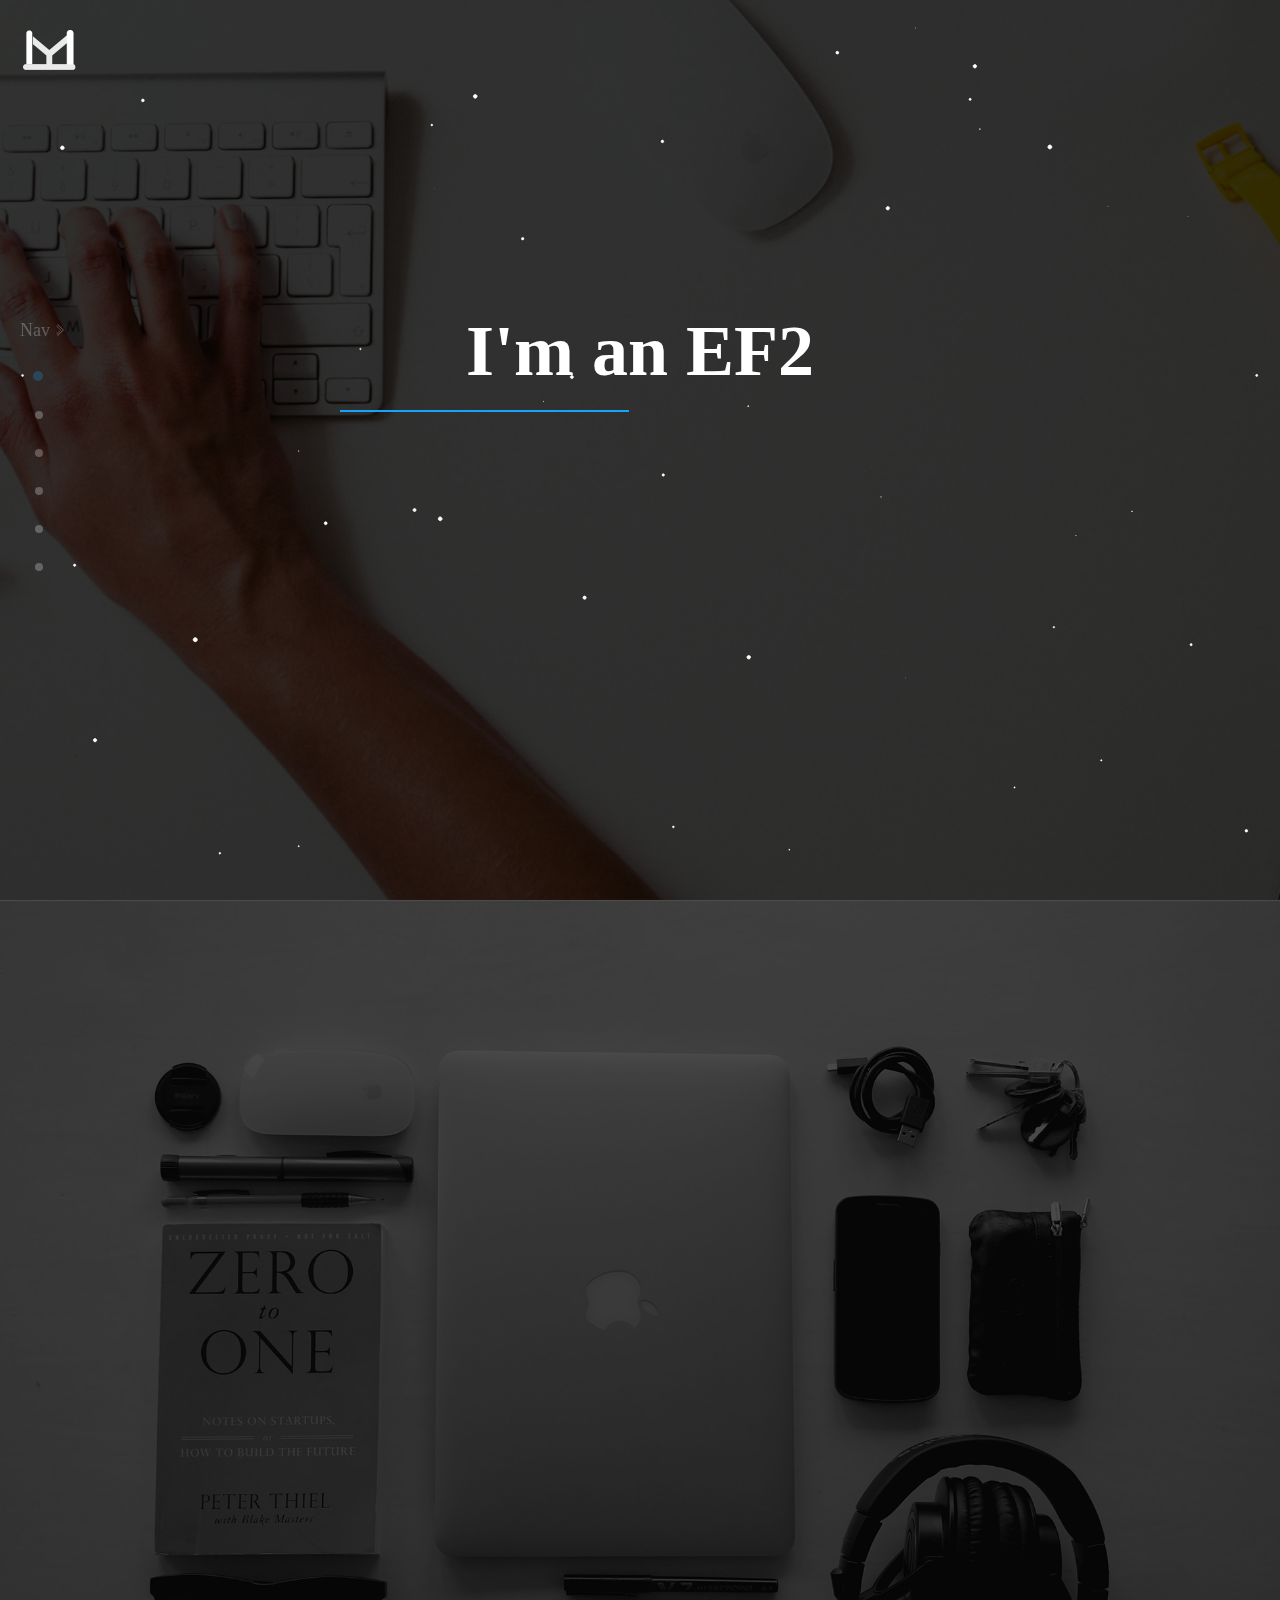
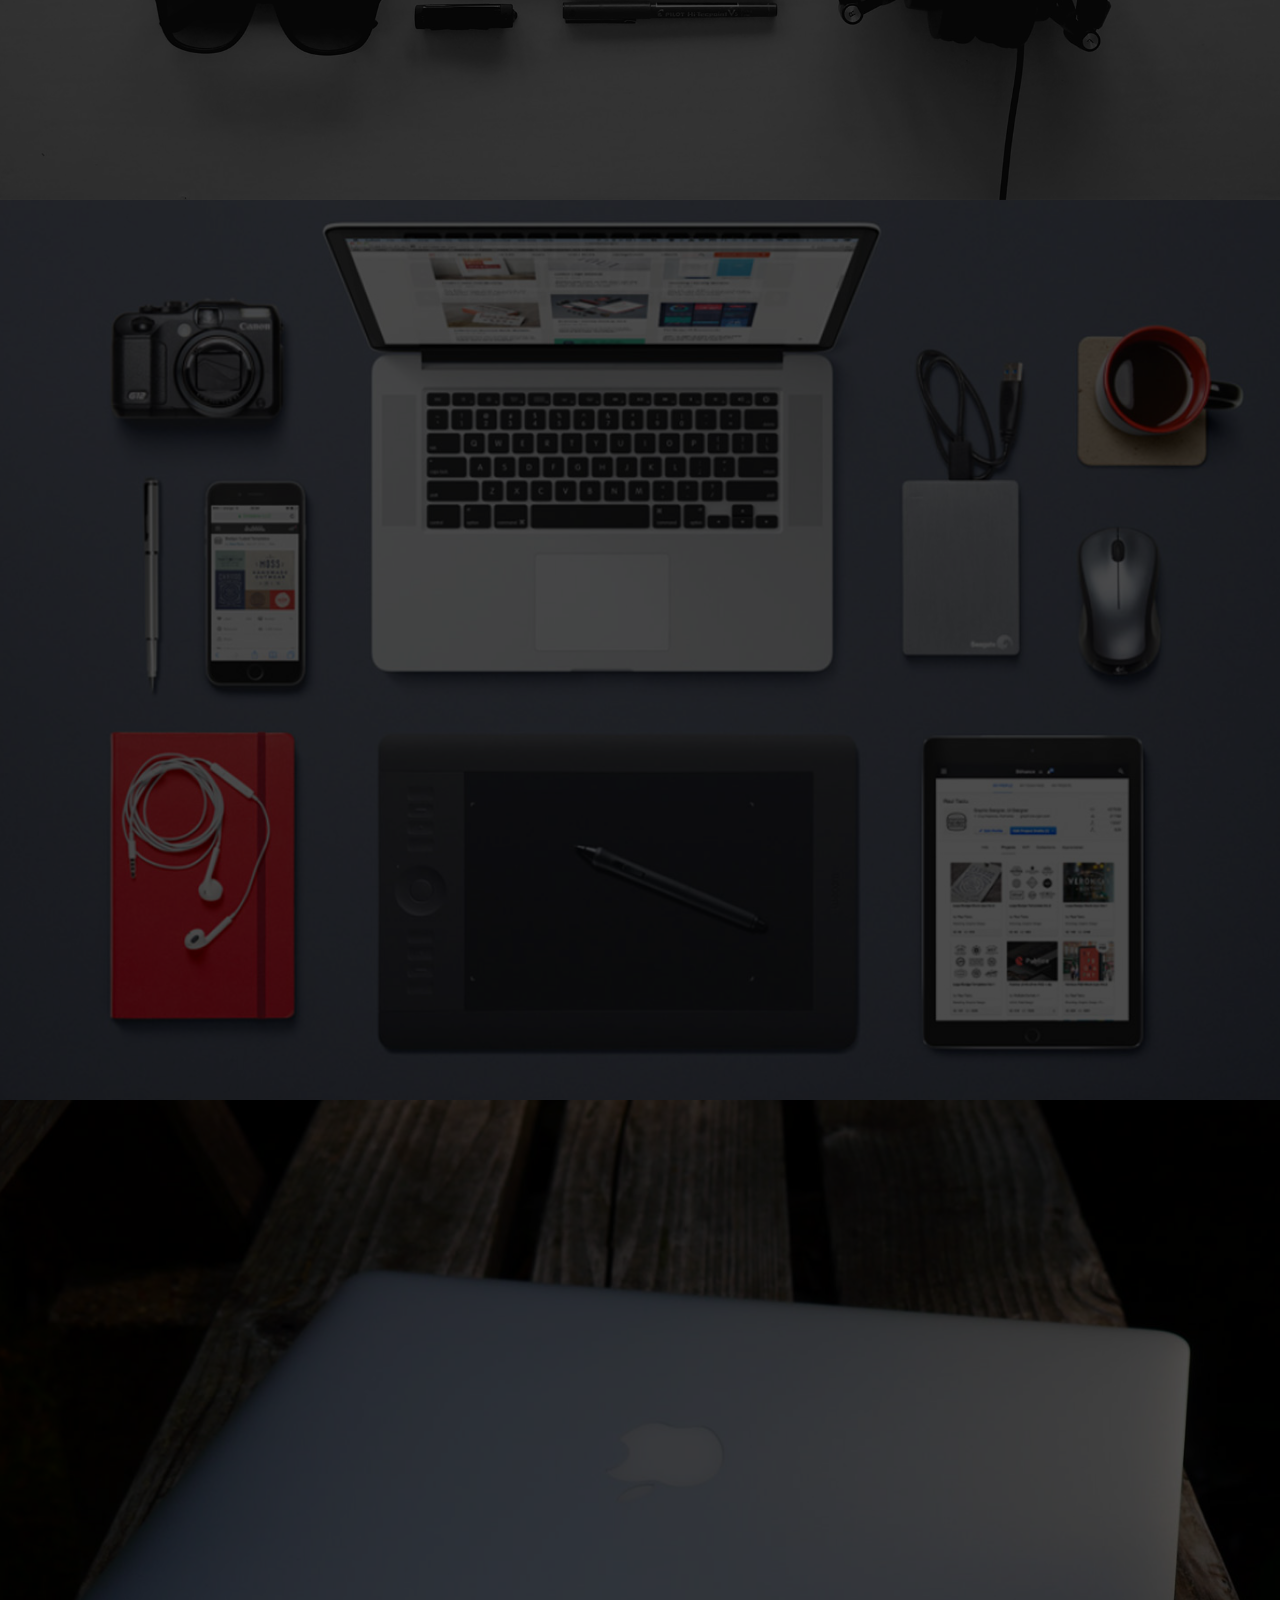
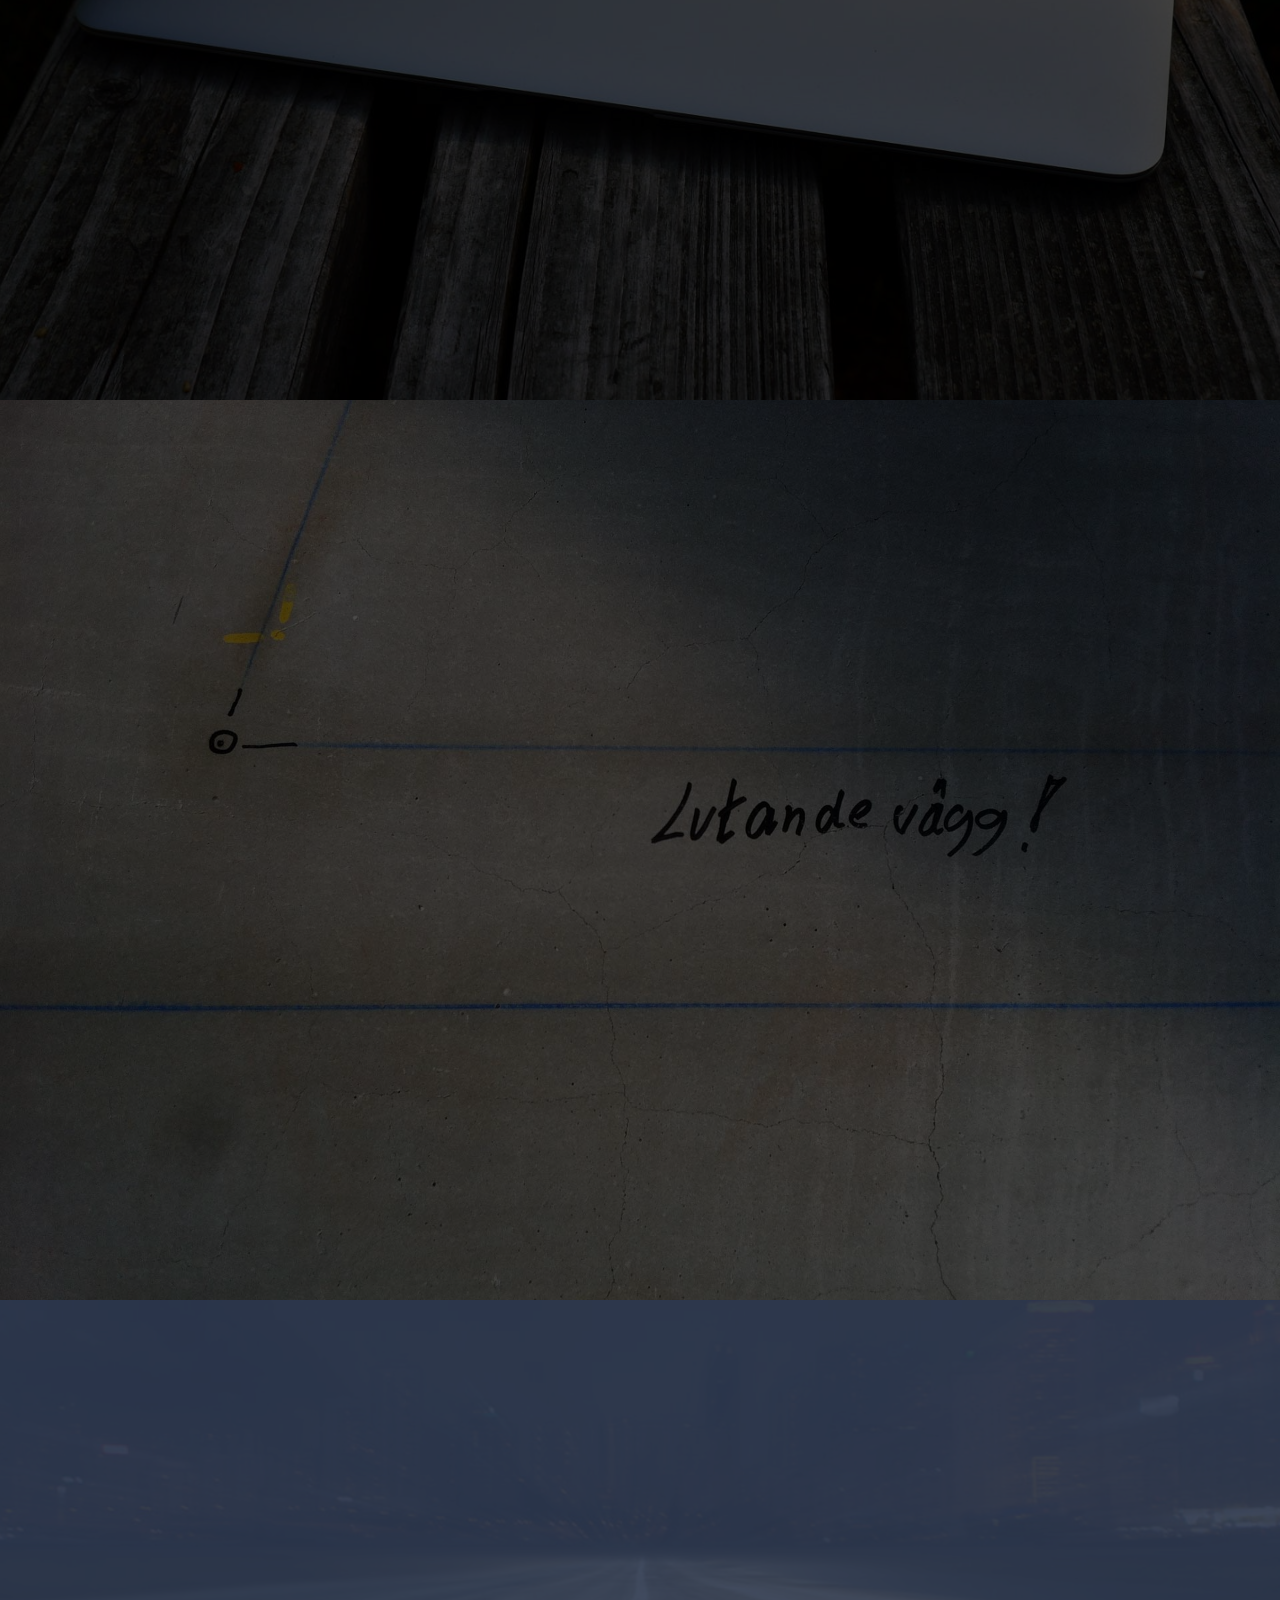
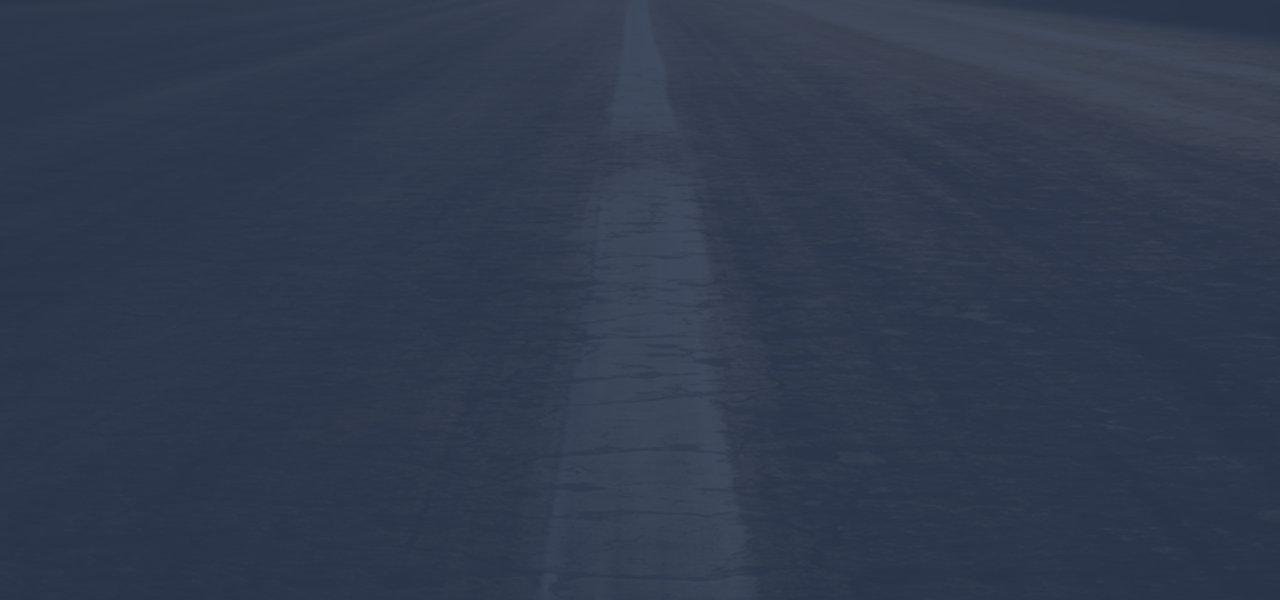
<file: index.html>
<!DOCTYPE html>
<html>
    <head>
        <meta charset="utf-8">
        <meta name=keywords content="麦壳儿, 前端人的代码作品展示网站, 个人站, Macrolam, 前端工程师, 懂设计的前端, 网站建设, UI设计">
        <meta name=description content=麦壳前端是一个从事前端设计和coding的个人品牌，可以使用前端构建工具搭建项目框架，采用MVC的设计模式铺设项目，对于编写兼容性、可维护性、可复用性的代码有追求，coding的同时会思考网站性能问题。><meta http-equiv=X-UA-Compatible content="IE=Edge"><meta name=viewport content="width=device-width, initial-scale=1, maximum-scale=1" id=viewport><meta name=format-detection content="telephone=no">
        <title>麦壳前端-hxb</title>
        <link rel="shortcut icon" href="Macfavicon.ico" />
        <link rel="stylesheet" type="text/css" href="css/style.css">
    </head>
<body>
<div id="container">
    <header>
    	<div class="header-in">
	    	<h1 class="logo"><img src="images/logo60px.png" width="60"><p class="logoText">麦壳-前端</p></h1>
	    	<nav>
	    		<ol> <i>Nav</i>
	    			<li class="current"></li>
	    			<li></li>
	    			<li></li>
	    			<li></li>
	    			<li></li>
	    			<li></li>
	    		</ol>
	    		<ul>
	    			<li class="current"><span class="current1"></span>首页</li>
	    			<li><span></span>技术栈</li>
	    			<li><span></span>设计小品</li>
	    			<li><span></span>ICONS</li>
	    			<li><span></span>前端项目</li>
	    			<li><span></span>CONTACT</li>
	    		</ul>
	    	</nav>
	    </div>
    </header>
    <!-- /header -->
    <section id="home" class="on no">
    <canvas id="c2" resize="true" width="1200" height="800"></canvas>
    	<div class="home-con">
    		<p class="show1 ui-design EF2">I'm an EF2 </p>
    		<span class="line"></span>
    		<p class="text">人性化的交互、熟练的业务逻辑、稳定的技术栈.</p>
    		<div class="btn">code libs</div>
    	</div>
    </section>
    <!-- /home -->
    <section id="skills" class="on no">
        <div class="skills-in">
            <h3>SKILLS</h3>
            <div class="div"><span class="line-l"></span><span class="line-r"></span></div>
            <p class="text">一个前端不仅有coding的能力，还要懂些UE和UI，这样协同做出来的产品才更贴合用户的体验</p>
            <div class="down">
                <dl>
                    <dt id="c3"></dt>
                    <dd>UI</dd>
                </dl>
                <dl>
                    <dt id="c4"></dt>
                    <dd>HTML+CSS</dd>
                </dl>
                <dl>
                    <dt id="c5"></dt>
                    <dd>JavaScript</dd>
                </dl>
                <dl>
                    <dt id="c6"></dt>
                    <dd>MVC(Vue/Angular)</dd>
                </dl>
            </div>
        </div>
    </section>
    <!-- /skills -->
    <section id="banner" class="on no">
        <div class="banner-in">
            <h3>BANNER</h3>
            <div class="div"><span class="line-l"></span><span class="line-r"></span></div>
            <p class="text">交互设计只关心用户和屏幕之间发生了什么，前端把交互理念、视觉盛宴付诸行动。</p>
            <div class="down">
                <ul>
                    <li><img src="images/ban1珠宝.jpg" ></li>
                    <li><img src="images/ban2珠宝.jpg" ></li>
                    <li><img src="images/ban3服装.jpg" ></li>
                    <li><img src="images/ban4手表.jpg" ></li>
                    <li><img src="images/ban1珠宝.jpg" ></li>
                </ul>
                <ol>
                    <li class="current"></li>
                    <li></li>
                    <li></li>
                    <li></li>
                </ol>
                <span class="left"></span>
                <span class="right"></span>
            </div>
        </div>
        <div class="show">
            <div class="box">
                <ul>
                    <li><img src="images/ban1珠宝.jpg" width="1140" ></li>
                    <li><img src="images/ban2珠宝.jpg" width="1140" ></li>
                    <li><img src="images/ban3服装.jpg" width="1140" ></li>
                    <li><img src="images/ban4手表.jpg" width="1140" ></li>
                    <li><img src="images/ban1珠宝.jpg" width="1140" ></li>
                </ul>
                <i>X</i>
                <span class="left"></span>
                <span class="right"></span>
            </div>
        </div>
    </section>
    <!-- /banner -->
    <section id="icon" class="on no">
        <div class="icon-in">
            <h3>ICON</h3>
            <div class="div"><span class="line-l"></span><span class="line-r"></span></div>
            <p class="text">看似简单舒适的设计都是匠心独运的点点滴滴。认真思考每一个提升用户体验，优化产品性能的节点，细节决定高度。</p>
            <div class="down">
                <ul>
                    <li>
                        <div></div>
                        <p>
                            <strong>滴滴打车</strong><br />
                        </p>
                    </li>
                    <li>
                        <div></div>
                        <p>
                            <strong>相机</strong><br />
                        </p>
                    </li>
                    <li>
                        <div></div>
                        <p>
                            <strong>音乐</strong><br />
                        </p>
                    </li>
                    <li>
                        <div></div>
                        <p>
                            <strong>便签</strong><br />
                        </p>
                    </li>
                    <li>
                        <div></div>
                        <p>
                            <strong>Apple</strong><br />
                        </p>
                    </li>
                    <li>
                        <div></div>
                        <p>
                            <strong>浏览器</strong><br />
                        </p>
                    </li>
                    <li>
                        <div></div>
                        <p>
                            <strong>联系人</strong><br />
                        </p>
                    </li>
                    <li>
                        <div></div>
                        <p>
                            <strong>相机</strong><br />
                        </p>
                    </li>
                    <li>
                        <div></div>
                        <p>
                            <strong>设置</strong><br />
                        </p>
                    </li>
                    <li>
                        <div></div>
                        <p>
                            <strong>开关</strong><br />
                        </p>
                    </li>
                    <li>
                        <div></div>
                        <p>
                            <strong>滴滴打车</strong><br />
                        </p>
                    </li>
                    <li>
                        <div></div>
                        <p>
                            <strong>相机</strong><br />
                        </p>
                    </li>
                    <li>
                        <div></div>
                        <p>
                            <strong>音乐</strong><br />
                        </p>
                    </li>
                    <li>
                        <div></div>
                        <p>
                            <strong>便签</strong><br />
                        </p>
                    </li>
                </ul>
            </div>
        </div>
        <!--点击详细预览-->
        <div class="show2">
            <div class="box"><i>X</i></div>
        </div>
    </section>
    <!-- /icon -->
    <section id="webs" class="on no">
        <div class="webs-in">
            <div class="web"><a href="jd.html" id="href" target="_blank"></a></div>
        </div>
        <div class="webs-r no">
            <p class="one">
                <span></span>
                <span></span>
                <span></span>
            </p>
            <p class="two">
                <span></span>
                <span></span>
                <span></span>
            </p>
            <p class="three">
                <span></span>
                <span></span>
                <span></span>
            </p>
            <p class="four">
                <span></span>
                <span></span>
                <span></span>
            </p>
            <p class="five">
                <span></span>
                <span></span>
                <span></span>
            </p>
            <p class="six">
                <span></span>
                <span></span>
                <span></span>
            </p>
        </div>
    </section>
    <section id="contact" class="on no">
        <div class="contact-in">
            <h3>CONTACT</h3>
            <p>
                <input type="text" placeholder="Name">
                <input type="mail" placeholder="Email Address">
                <textarea placeholder="Content"></textarea>
                <div>
                    <p>
                        <input type="checkbox" checked style="width:16px; height: 16px; float: left; vertical-align:text-top; margin: 0;"><span class="text agree">I agree </span>
                    </p>
                    <button>Send</button>
                </div>
            </p>

        <footer class="footer">
            <div class="footer-in">
                <div class="right">
                    <span><a href="http://www.jianshu.com/u/a5cb519d2785"  target="_blank"></a></span>
                    <span><a href="https://github.com/Macrolam" target="_blank"></a></span>
                    <span><a href="#"  target="_blank"><i class="Qrcode"></i></a></span>
                </div>
            </div>
        </footer>
    </section>
    <!-- /contact -->
    <div id="scroll-top"></div>
</div>
</body>



    <script src="js/jquery-1.7.2.min.js"></script>
    <script src="js/jquery.mousewheel.min.js"></script> <!--滚滚屏-->
    <script src="js/paper-full.min.js"></script>        <!--canvas-->
    <script src="js/radialIndicator.js"></script>       <!--圆形进度条效果-->
    <script src="js/scrollreveal.min.js"></script>
    <script src="js/main.js"></script>
</html>
</file>
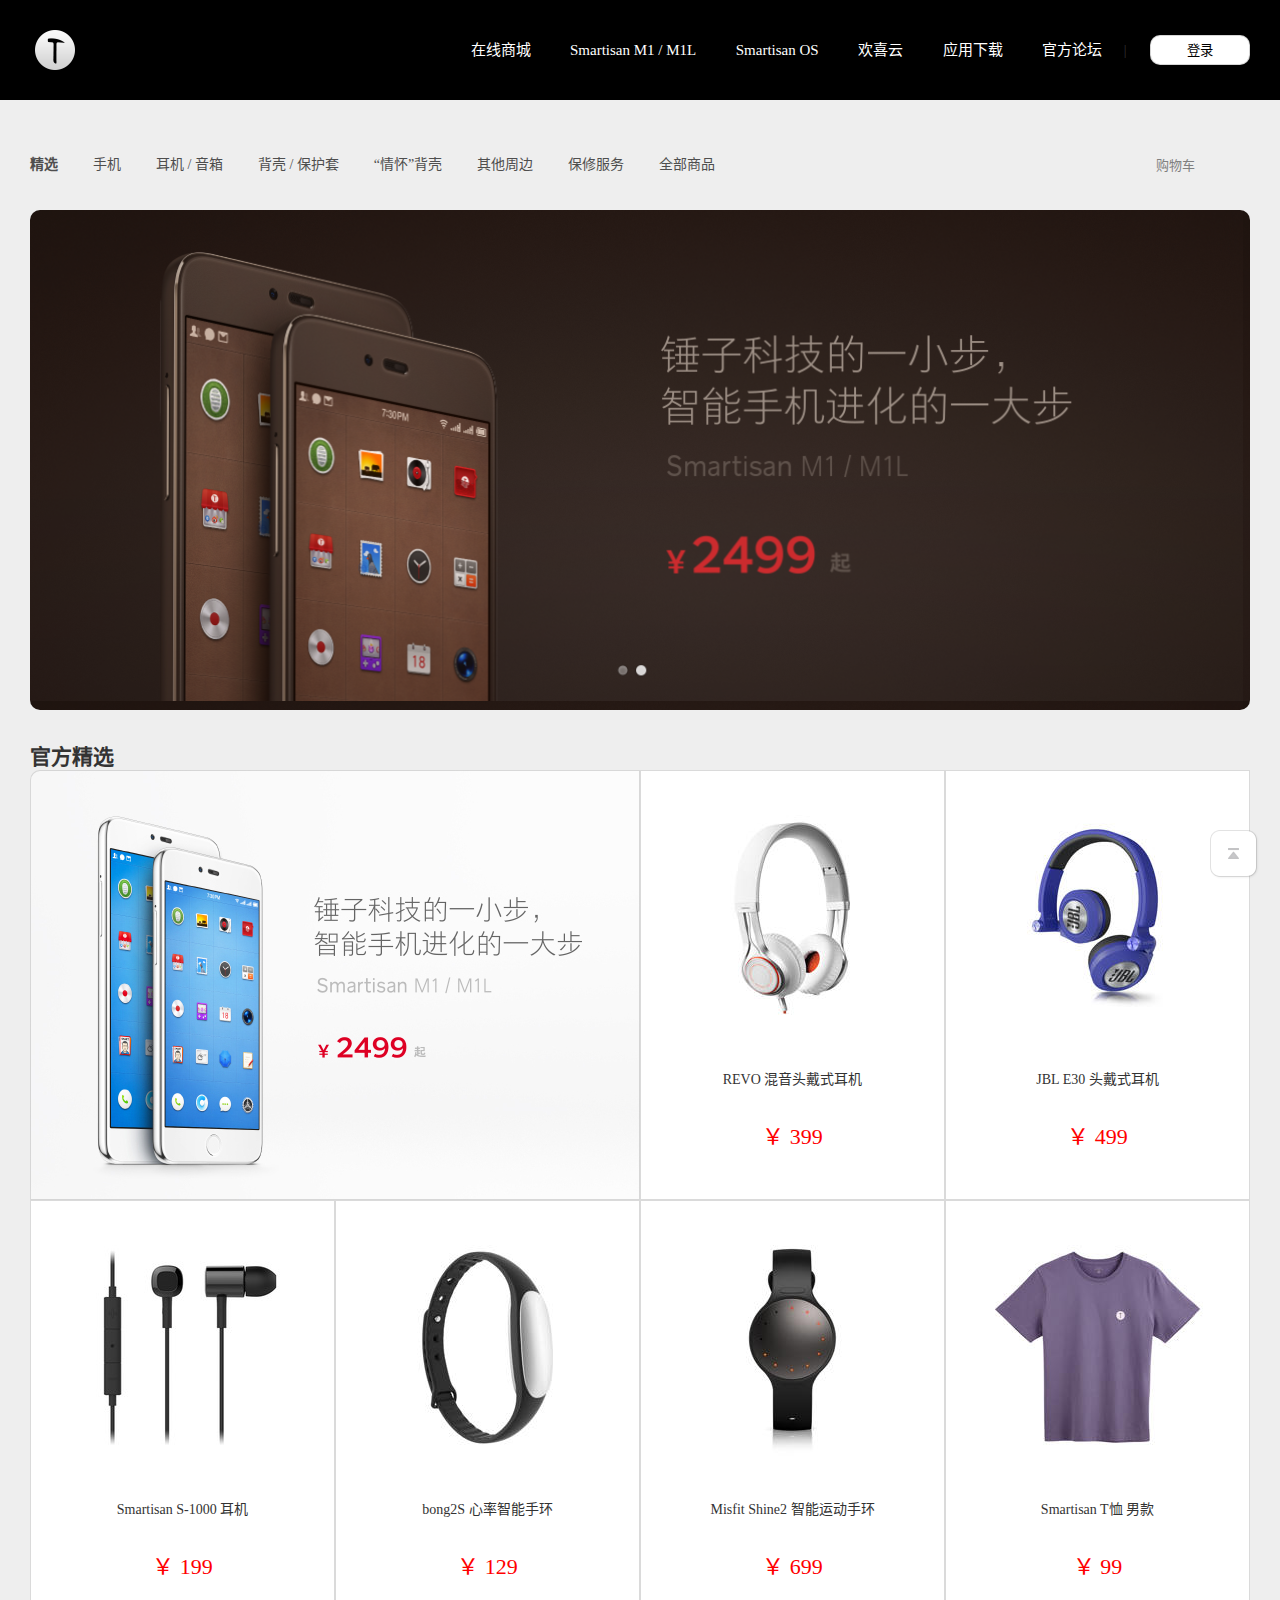
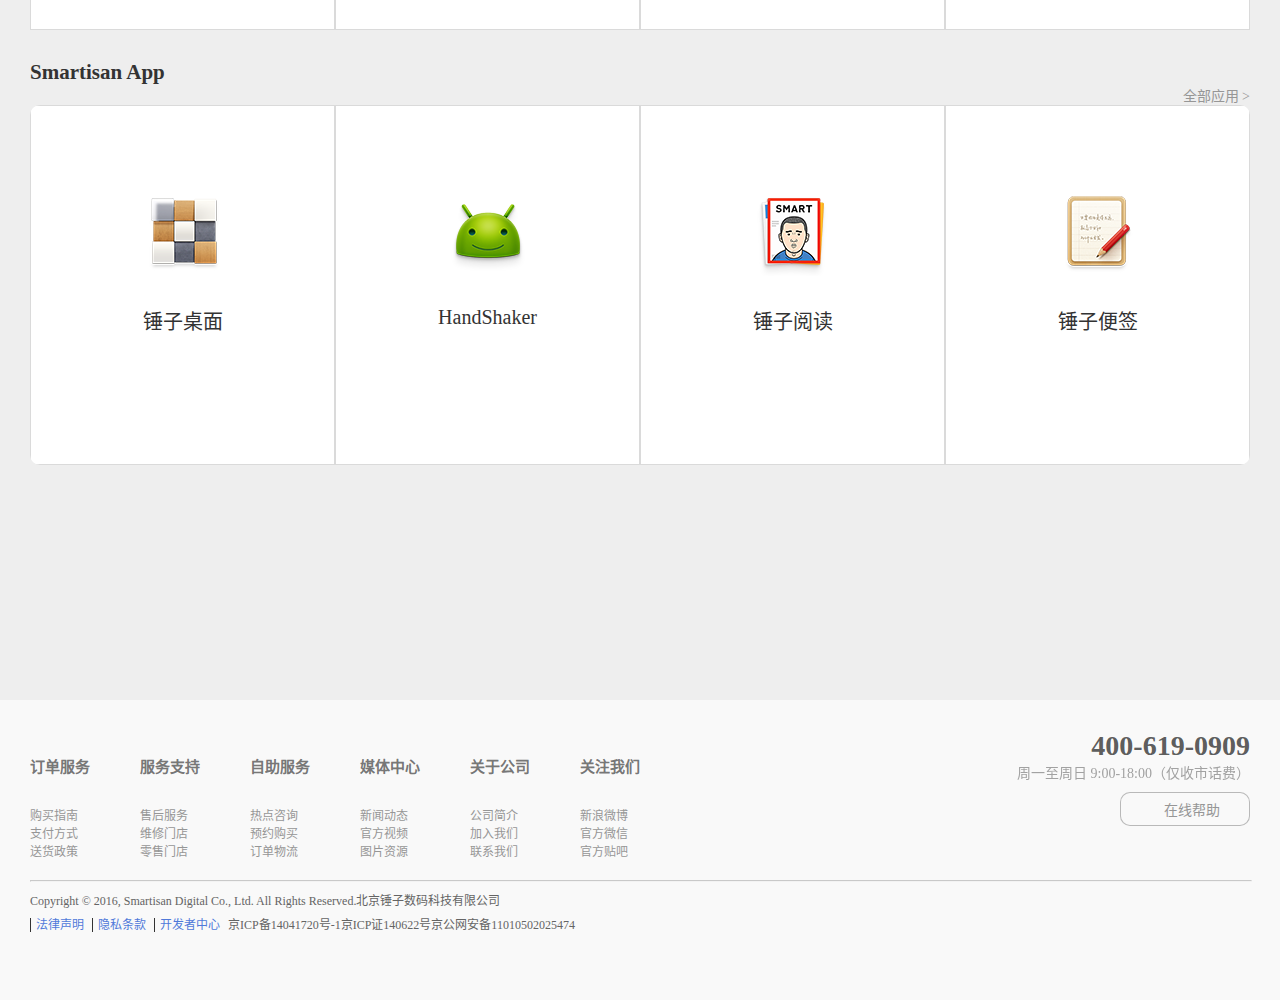
<file: smatison/index.html>
<!DOCTYPE html>
<html lang="zh-cn">
<head>
    <meta charset="UTF-8">
    <title>Macrolam锤子PC端</title>
    <meta http-equiv="X-UA-Compatible" content="ie=edge">
    <link rel="stylesheet" type="text/css" href="css/index.css">
</head>
<body>
<a href="#top">
    <div class="back-top"></div>
</a>
<header class="header" id="top">
    <nav class="nav">
        <h1 class="logo">
            <a href="javascript:;"><img src="images/logo.png" alt=""></a>
        </h1>
        <div class="nav1">
            <a href="javascript:;">在线商城</a>
            <a href="javascript:;">Smartisan M1 / M1L</a>
            <a href="javascript:;">Smartisan OS</a>
            <a href="javascript:;">欢喜云</a>
            <a href="javascript:;">应用下载</a>
            <a href="javascript:;">官方论坛</a>
            <span class="mr20">|</span>
            <input value="登录" type="button">
        </div>
    </nav>
</header>
<section class="con">
    <div class="con-in">
        <div class="menu-2">
            <a href="javascript:;" style="text-decoration: none;"><i class="iconfont"></i><span> 购物车</span></a>
            <div class="shopping"><i class="iconfont"></i></div>
        </div>
        <div class="menu">
            <div class="menu-1">
                <ul>
                    <li><a href="javascript:;"><b>精选</b></a></li>
                    <li><a href="javascript:;">手机</a></li>
                    <li><a href="javascript:;">耳机 / 音箱</a></li>
                    <li><a href="javascript:;">背壳 / 保护套</a></li>
                    <li><a href="javascript:;">“情怀”背壳</a></li>
                    <li><a href="javascript:;">其他周边</a></li>
                    <li><a href="javascript:;">保修服务</a></li>
                    <li><a href="javascript:;">全部商品</a></li>
                </ul>

            </div>

        </div>
        <div class="banner">
        </div>
        <div class="ban-sub">
            <div></div>
            <div></div>
            <div></div>
            <div></div>
        </div>
        <h2 class="title-gfjx">官方精选</h2>
        <div class="shop">
            <ul>
                <li>
                    <div class="shop-0"></div>
                </li>


                <li>
                    <div class="shop-1"><img src="images/erji1.jpg" alt=""><span>REVO 混音头戴式耳机</span>
                        <div class="xianshi">￥ 399</div>
                        <div class="yincang">
                            <button class="detail">查看详情</button>
                            <button class="addbuyCar">加入购物车</button>
                        </div>
                    </div>
                </li>


                <li>
                    <div class="shop-1" ><img
                            src="images/erji2.jpg" alt=""><span>JBL E30 头戴式耳机</span>
                        <div class="xianshi">￥ 499</div>
                        <div class="yincang">
                            <button class="detail">查看详情</button>
                            <button class="addbuyCar">加入购物车</button>

                        </div>
                    </div>
                </li>

                <li>
                    <div class="shop-1" ><img
                            src="images/erjij3.jpg" alt=""><span>Smartisan S-1000 耳机</span>
                        <div class="xianshi">￥ 199</div>
                        <div class="yincang">
                            <button class="detail">查看详情</button>
                            <button class="addbuyCar">加入购物车</button>

                        </div>
                    </div>
                </li>

                <li>
                    <div class="shop-1"><img src="images/shouhuan.jpg" alt=""><span>bong2S 心率智能手环</span>
                        <div class="xianshi">￥ 129</div>
                        <div class="yincang">
                            <button class="detail">查看详情</button>
                            <button class="addbuyCar">加入购物车</button>

                        </div>
                    </div>
                </li>

                <li>
                    <div class="shop-1"><img src="images/clock.jpg" alt=""><span>Misfit Shine2 智能运动手环</span>
                        <div class="xianshi">￥ 699</div>
                        <div class="yincang">
                            <button class="detail">查看详情</button>
                            <button class="addbuyCar">加入购物车</button>

                        </div>
                    </div>
                </li>

                <li>
                    <div class="shop-1"><img src="images/yifu.jpg" alt=""><span>Smartisan T恤 男款</span>
                        <div class="xianshi">￥ 99</div>
                        <div class="yincang">
                            <button class="detail">查看详情</button>
                            <button class="addbuyCar">加入购物车</button>
                        </div>
                    </div>
                </li>
            </ul>
        </div>
        <div class="title-smart">
            <h2 >Smartisan App</h2>
            <a href="javascript:;">全部应用 &gt;</a>
        </div>
        <div class="app">
            <div class="ap">
                <div class="app1"></div>
                <span class="app1-w">锤子桌面</span>
                <div class="app1-1"><img src="images/Qrcode.png"
                                         alt=""><br><span>扫描二维码下载锤子桌面</span><br><br><a class="a-app" href="javascript:;"
                >进一步了解锤子桌面&gt;</a>
                </div>
            </div>

            <div class="ap">
                <div class="app2"></div>
                <span class="app1-w">HandShaker</span>
                <div class="app2-1">
                    <div class="down-1"><a href="javascript:;">直接下载安装文件</a></div>
                    <div class="down-2">
                        <img src="images/macappstore.png"

                             alt="">
                    </div>
                    <a class="a-app" href="javascript:;">进一步了解锤子桌面&gt;</a></div>
            </div>

            <div class="ap">
                <div class="app3"></div>
                <span class="app1-w">锤子阅读</span>
                <div class="app1-1"><img src="images/Qrcode.png"
                                         alt=""><br><span>扫描二维码下载锤子阅读</span><br><br><a class="a-app" href="javascript:;"
                >进一步了解锤子阅读&gt;</a>
                </div>
            </div>

            <div class="ap">
                <div class="app4"></div>
                <span class="app1-w">锤子便签</span>
                <div class="app1-1"><img src="images/Qrcode.png"
                                         alt=""><br><span>扫描二维码下载锤子便签</span><br><br><a class="a-app" href="javascript:;"
                >进一步了解锤子便签&gt;</a>
                </div>
            </div>
        </div>
    </div>
</section>
<footer class="footer">
    <div class="service">
        <ul>
            <h3>订单服务</h3>
            <li><a href="javascript:;">购买指南</a></li>
            <li><a href="javascript:;">支付方式</a></li>
            <li><a href="javascript:;">送货政策</a></li>
        </ul>

        <ul>
            <h3>服务支持</h3>
            <li><a href="javascript:;">售后服务</a></li>
            <li><a href="javascript:;">维修门店</a></li>
            <li><a href="javascript:;">零售门店</a></li>
        </ul>

        <ul>
            <h3>自助服务</h3>
            <li><a href="javascript:;">热点咨询</a></li>
            <li><a href="javascript:;">预约购买</a></li>
            <li><a href="javascript:;">订单物流</a></li>
        </ul>

        <ul>
            <h3>媒体中心</h3>
            <li><a href="javascript:;">新闻动态</a></li>
            <li><a href="javascript:;">官方视频</a></li>
            <li><a href="javascript:;">图片资源</a></li>
        </ul>

        <ul>
            <h3>关于公司</h3>
            <li><a href="javascript:;">公司简介</a></li>
            <li><a href="javascript:;">加入我们</a></li>
            <li><a href="javascript:;">联系我们</a></li>
        </ul>

        <ul>
            <h3>关注我们</h3>
            <li><a href="javascript:;">新浪微博</a></li>
            <li><a href="javascript:;">官方微信</a></li>
            <li><a href="javascript:;">官方贴吧</a></li>
        </ul>
        <div class="number">
            <h1>400-619-0909</h1>
            <span>周一至周日 9:00-18:00（仅收市话费）</span>
            <input class="iconfont" value=" 在线帮助" type="button">
        </div>
        <hr class="line-hr">
        <div class="footer-bot">
            <div class="footer-in">
                <p>Copyright © 2016, Smartisan Digital Co., Ltd. All Rights Reserved.北京锤子数码科技有限公司</p>
                <a href="javascript:;">法律声明</a>
                <a href="javascript:;">隐私条款</a>
                <a href="javascript:;">开发者中心</a>

                <span>京ICP备14041720号-1京ICP证140622号京公网安备11010502025474</span>
            </div>
        </div>
    </div>
</footer>


</body>
</html>
</file>
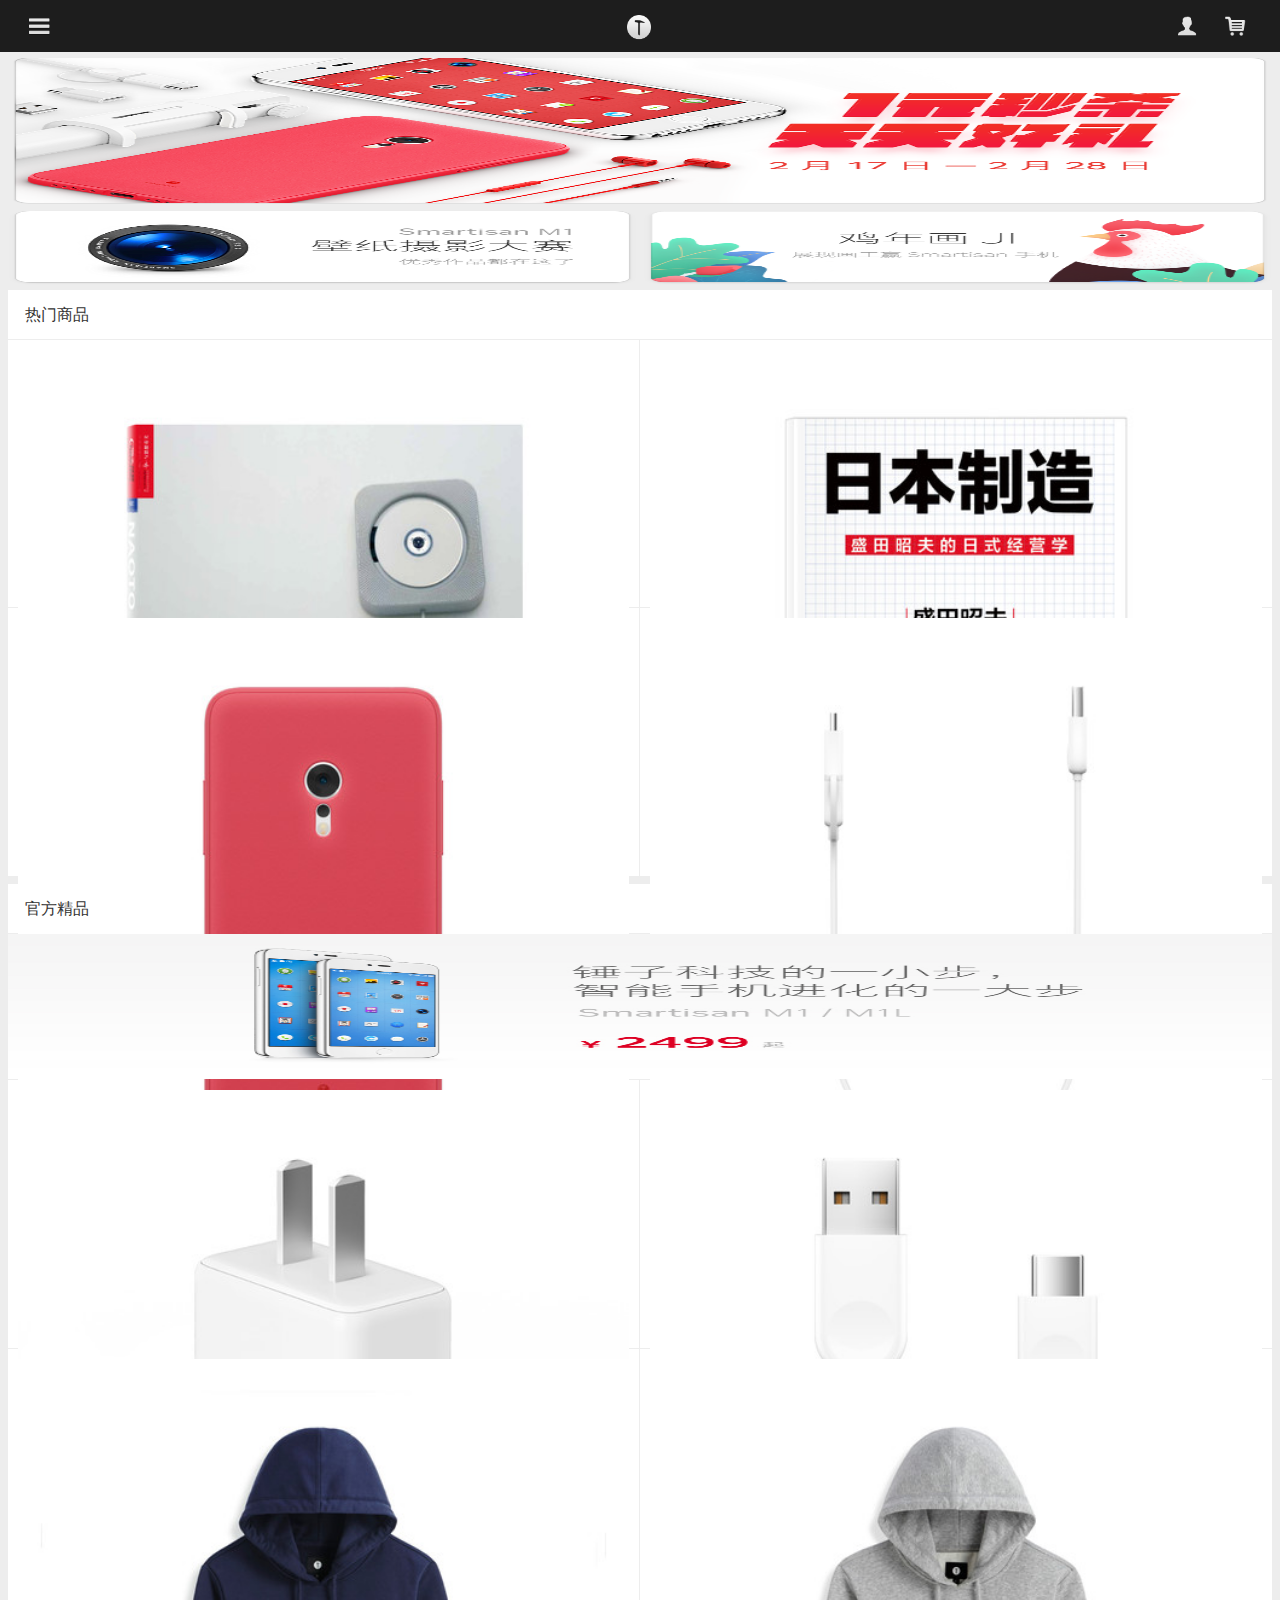
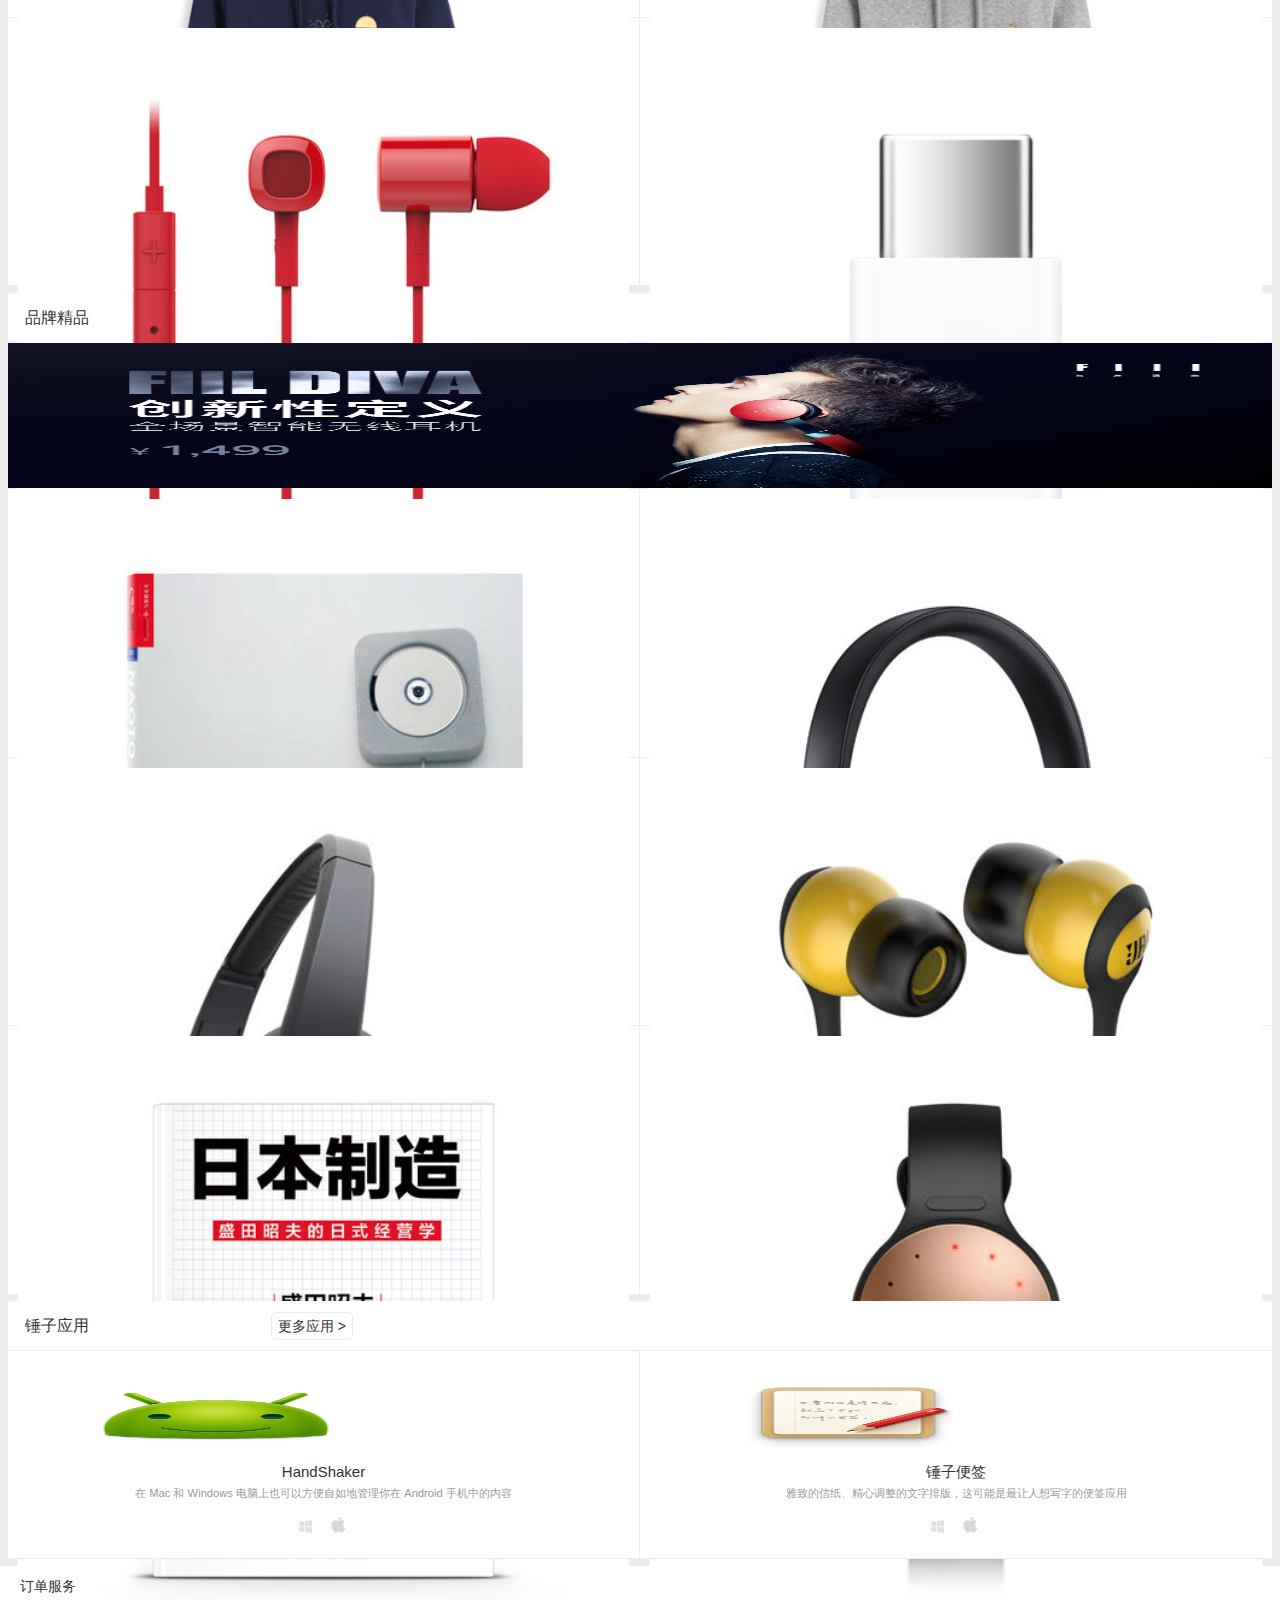
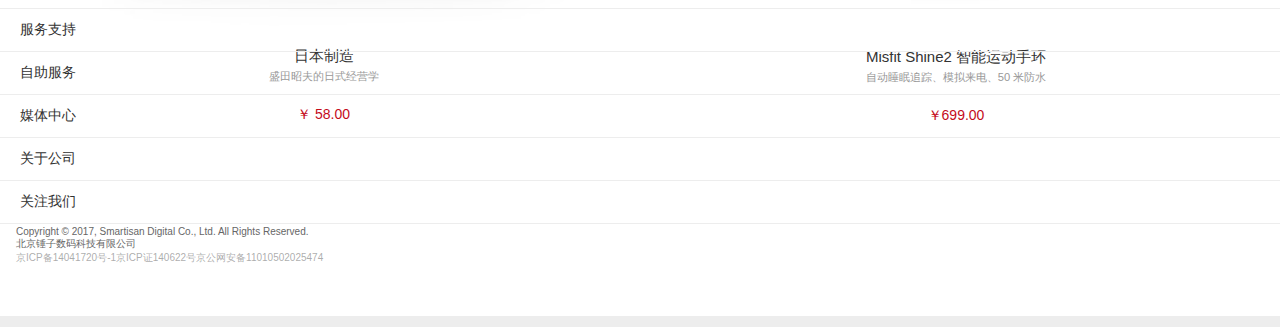
<file: 锤子手机端/index.html>
<!DOCTYPE html>
<html lang="en">
<head>
<meta http-equiv="Content-Type" content="text/html; charset=UTF-8">

    <meta charset="UTF-8">
    <title></title>
    <meta name="viewport" content="width=device-width,user-scalable=no">
    
    <script src="jquery-3.1.1.js"></script>
    

<link rel="stylesheet" type="text/css" href="index.css" media="all">
</head>
<body>
<div class="header">
    <div class="nav">
        <span class="nav1"></span>
        <span class="nav2"></span>
        <span class="nav3"></span>
        <span class="nav4"></span>
    </div>
    <div class="nav-slide">
        <ul>
            <li>精选</li>
            <li>Smartisan M1 / M1L</li>
            <li>Smartisan T2</li>
            <li>耳机 / 音箱</li>
            <li>背壳 / 保护套</li>
            <li>“情怀”背壳</li>
            <li>其他周边</li>
            <li>保修服务</li>
            <li>全部商品</li>
        </ul>
        <!--另一个ul-->
    </div>
</div>
<div class="show1"><img src="miaoshawap.png" alt=""></div>
<div class="show2">
    <img src="img_2229.png" alt="">
    <img class="i2" src="7bf8fff64bef520934212dbebbbdc255.png" alt="">
</div>
<div class="product1">
    <span>热门商品</span>
    <div class="pro1">
        <img src="por1.jpg" alt="">
        <h6>《深泽直人》</h6>
        <p class="jieshao">首次面向中国读者介绍其作品</p>
        <p class="price">￥ 199.00</p>
    </div>
    <div class="pro2">
        <img src="pro2.jpg" alt="">
        <h6>《日本制造》</h6>
        <p class="jieshao">盛田昭夫的日式经营学</p>
        <p class="price">￥ 58.00</p>
    </div>
    <div class="pro3">
        <img src="pro3.jpg" alt="">
        <h6>Smartisan M1/M1L 软胶保护套</h6>
        <p class="jieshao">首次面向中国读者介绍其作品</p>
        <p class="price">￥ 39.00</p>
    </div>
    <div class="pro4">
        <img src="pro4.jpg" alt="">
        <h6>Smartisan 二合一数据线  0.2m/1.5m</h6>
        <p class="jieshao">首次面向中国读者介绍其作品</p>
        <p class="price">￥ 39.00</p>
    </div>
</div>
<div class="product2">
    <span>官方精品</span>
    <div class="product2-img">
        <img src="product2-img.jpg" alt="">
    </div>
    <div class="pro21">
        <img src="pro21.jpg" alt="">
        <h6>Smartisan 原装快充充电器</h6>
        <p class="jieshao">24W 极速快充、兼容 QC3.0 和 PE+2.0</p>
        <p class="price">￥ 69.00</p>
    </div>
    <div class="pro22">
        <img src="pro22.jpg" alt="">
        <h6>Smartisan 原装数据线  1 m</h6>
        <p class="jieshao">Type-C 接口、3A 大电流充电、夜间微光灯</p>
        <p class="price">￥ 49.00</p>
    </div>
    <div class="pro23">
        <img src="pro23.jpg" alt="">
        <h6>Smartisan 卫衣 老友记</h6>
        <p class="jieshao">纪念老友记首播</p>
        <p class="price">￥ 249.00</p>
    </div>
    <div class="pro24">
        <img src="pro24.jpg" alt="">
        <h6>Smartisan 卫衣 皇帝的新装</h6>
        <p class="jieshao">纪念安徒生出版第一部童话集</p>
        <p class="price">￥ 249.00</p>
    </div>
    <div class="pro25">
        <img src="pro25.jpg" alt="">
        <h6>Smartisan S-1000 耳机</h6>
        <p class="jieshao">VSONIC 创始人全程参与调音</p>
        <p class="price">￥ 199.00</p>
    </div>
    <div class="pro26">
        <img src="pro26.jpg" alt="">
        <h6>Micro-USB 至 Type-C 转接头 × 2</h6>
        <p class="jieshao">即插即用、全面兼容</p>
        <p class="price">￥29.00</p>
    </div>
</div>

<div class="product3">
    <span>品牌精品</span>
    <div class="product3-img">
        <img src="product3-img.jpg" alt="">
    </div>
    <div class="pro31">
        <img src="pro31.jpg" alt="">
        <h6>《深泽直人》</h6>
        <p class="jieshao">首次面向中国读者介绍其作品</p>
        <p class="price">￥ 199.00</p>
    </div>
    <div class="pro32">
        <img src="pro32.jpg" alt="">
        <h6>FIIL Diva 智能蓝牙无线降噪耳机</h6>
        <p class="jieshao">手势触控、智能启停</p>
        <p class="price">￥ 999.00</p>
    </div>
    <div class="pro33">
        <img src="pro33.jpg" alt="">
        <h6>铁三角 ATH-AX5</h6>
        <p class="jieshao"></p>
        <p class="price">￥ 580.00</p>
    </div>
    <div class="pro34">
        <img src="pro34.jpg" alt="">
        <h6>JBL T200A 入耳式耳机</h6>
        <p class="jieshao">高级驱动单元、全音频设备兼容、人体工程学耳套</p>
        <p class="price">￥ 129.00</p>
    </div>
    <div class="pro35">
        <img src="pro35.jpg" alt="">
        <h6>日本制造</h6>
        <p class="jieshao">盛田昭夫的日式经营学</p>
        <p class="price">￥ 58.00</p>
    </div>
    <div class="pro36">
        <img src="pro36.jpg" alt="">
        <h6>Misfit Shine2 智能运动手环</h6>
        <p class="jieshao">自动睡眠追踪、模拟来电、50 米防水</p>
        <p class="price">￥699.00</p>
    </div>
</div>
<div class="box">
    <div>锤子应用
        <span>更多应用 &gt;</span>
    </div>
    <div class="icon1">
        <img src="wap-app-icon-handshaker.png" alt="">
        <h6>HandShaker</h6>
        <p class="jieshao">在 Mac 和 Windows 电脑上也可以方便自如地管理你在 Android 手机中的内容</p>
        <div class="platform1">
            <div class="platform1-icon">
            <div class="platform1-icon1"></div>
            <div class="platform1-icon2"></div>
            </div>
        </div>
    </div>
    <div class="icon2">
        <img src="wap-app-icon-note.png" alt="">
        <h6>锤子便签</h6>
        <p class="jieshao">雅致的信纸、精心调整的文字排版，这可能是最让人想写字的便签应用</p>
        <div class="platform2">
            <div class="platform2-icon">
                <div class="platform2-icon1"></div>
                <div class="platform2-icon2"></div>
            </div>
        </div>
    </div>
</div>
<div class="container">
    <div class="siteinfo">
        <ul>
            <li>
                <h3>订单服务</h3>
                <ul class="target-ul" style="display: none;">
                   <li>购买指南</li>
                   <li>支付方式</li>
                   <li style="border-bottom: medium none;">送货政策</li>
                </ul>
            </li>
            <li>
                <h3>服务支持</h3>
                <ul class="target-ul" style="display: none;">
                    <li>售后服务</li>
                    <li>售后政策</li>
                    <li>售后服务</li>
                    <li>售后政策</li>
                    <li>售后服务</li>
                    <li>售后政策</li>
                    <li style="border-bottom: medium none;">送货政策</li>
                </ul>
            </li>
            <li>
                <h3>自助服务</h3>
                <ul class="target-ul" style="display: none;">
                    <li>售后服务</li>
                    <li>售后政策</li>
                    <li>售后服务</li>
                    <li>售后政策</li>
                    <li style="border-bottom: medium none;">送货政策</li>
                </ul>
            </li>
            <li>
                <h3>媒体中心</h3>
                <ul class="target-ul" style="display: none;">
                    <li>售后政策</li>
                    <li>售后服务</li>
                    <li>售后政策</li>
                    <li style="border-bottom: medium none;">送货政策</li>
                </ul>
            </li>
            <li>
                <h3>关于公司</h3>
                <ul class="target-ul" style="display: none;">
                    <li>售后服务</li>
                    <li>售后政策</li>
                    <li>售后服务</li>
                    <li>售后政策</li>
                    <li style="border-bottom: medium none;">送货政策</li>
                </ul>
            </li>
            <li>
                <h3>关注我们</h3>
                <ul class="target-ul" style="display: none;">
                    <li>售后服务</li>
                    <li>售后政策</li>
                    <li style="border-bottom: medium none;">送货政策</li>
                </ul>
            </li>
        </ul>
    </div>
    <div class="copyright">
        <h6 class="copyright1">Copyright © 2017, Smartisan Digital Co., Ltd. All Rights Reserved.</h6>
        <h6 class="copyright2">北京锤子数码科技有限公司</h6>
        <h6 class="copyright3">京ICP备14041720号-1京ICP证140622号京公网安备11010502025474</h6>
    </div>
</div>


<script>
    $(".siteinfo>ul>li").hover(function(){
        $(this).children(".target-ul").show();
        $(this).css("background","black").siblings().css("background","")
    },function(){
        $(this).children(".target-ul").hide();
    });
    $(".nav1").click(function(){
        $(".nav-slide").slideToggle();
    })
</script>
</body>
</html>
</file>
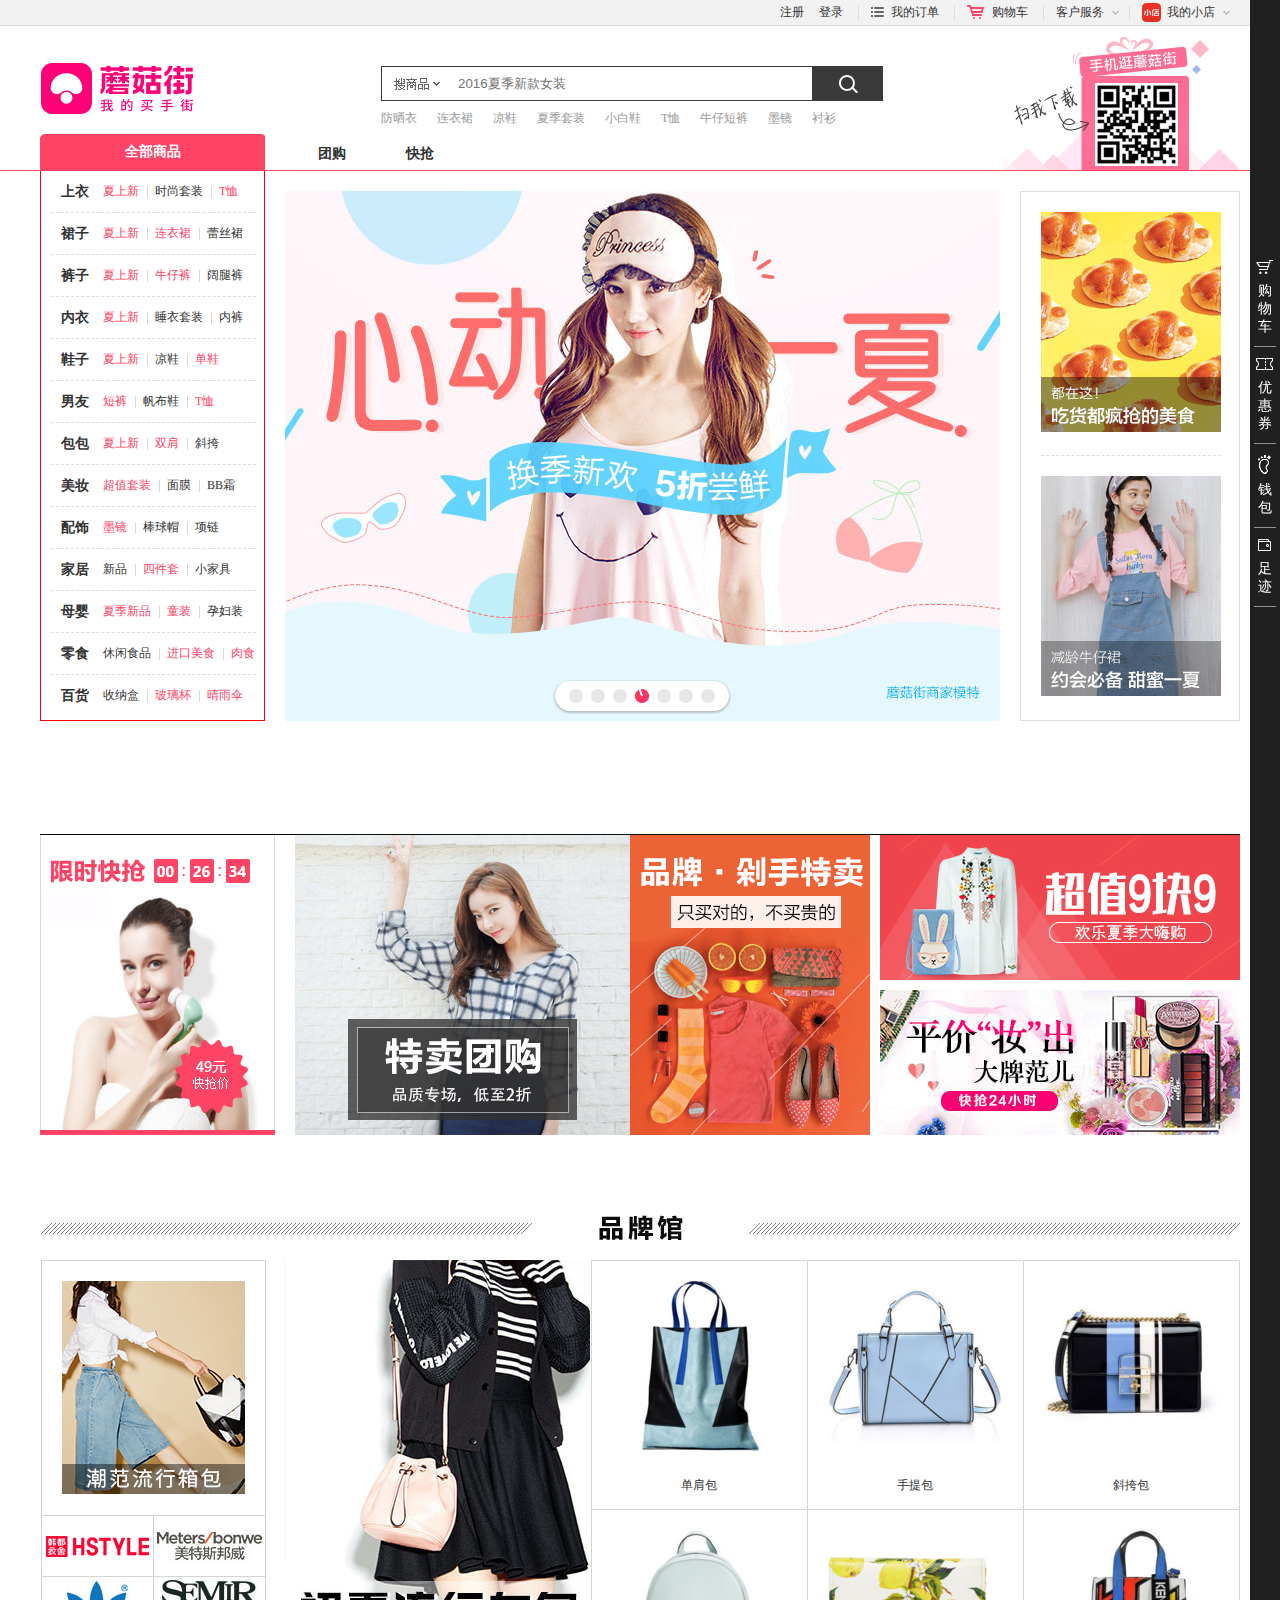
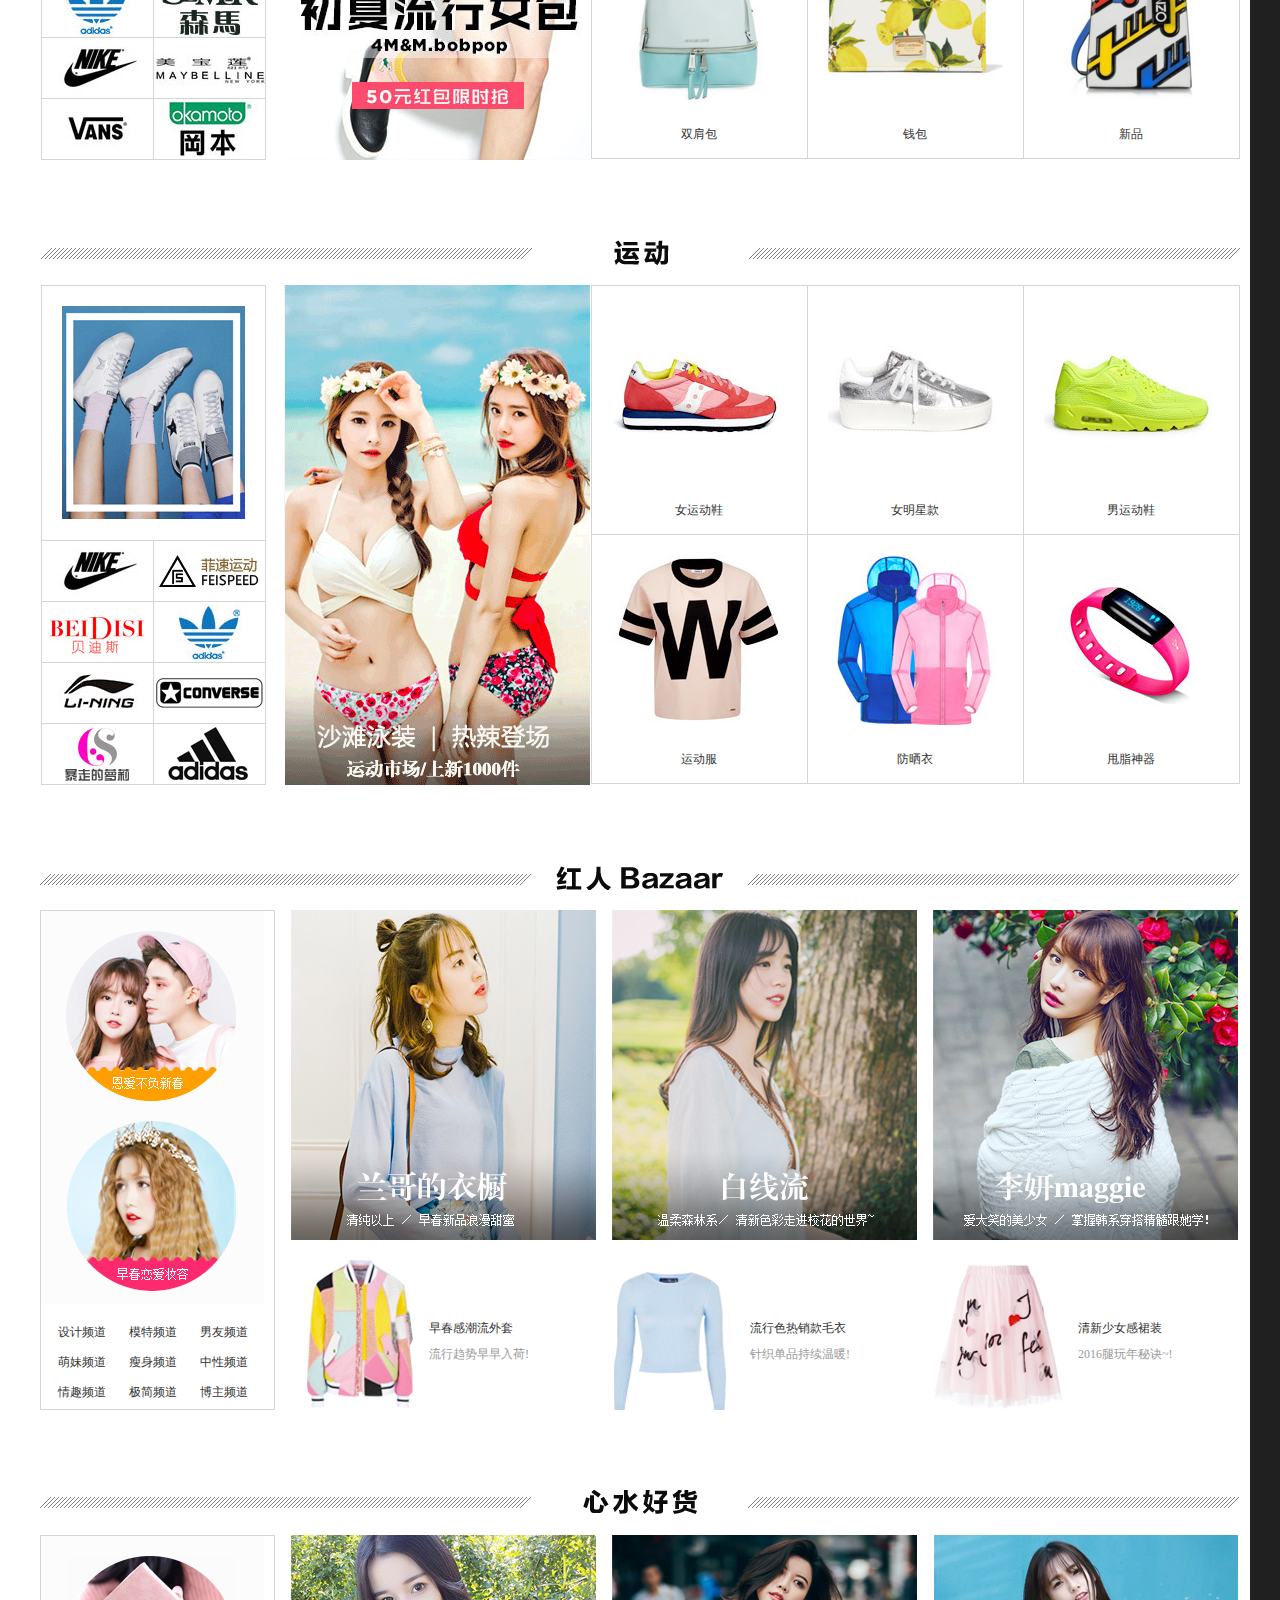
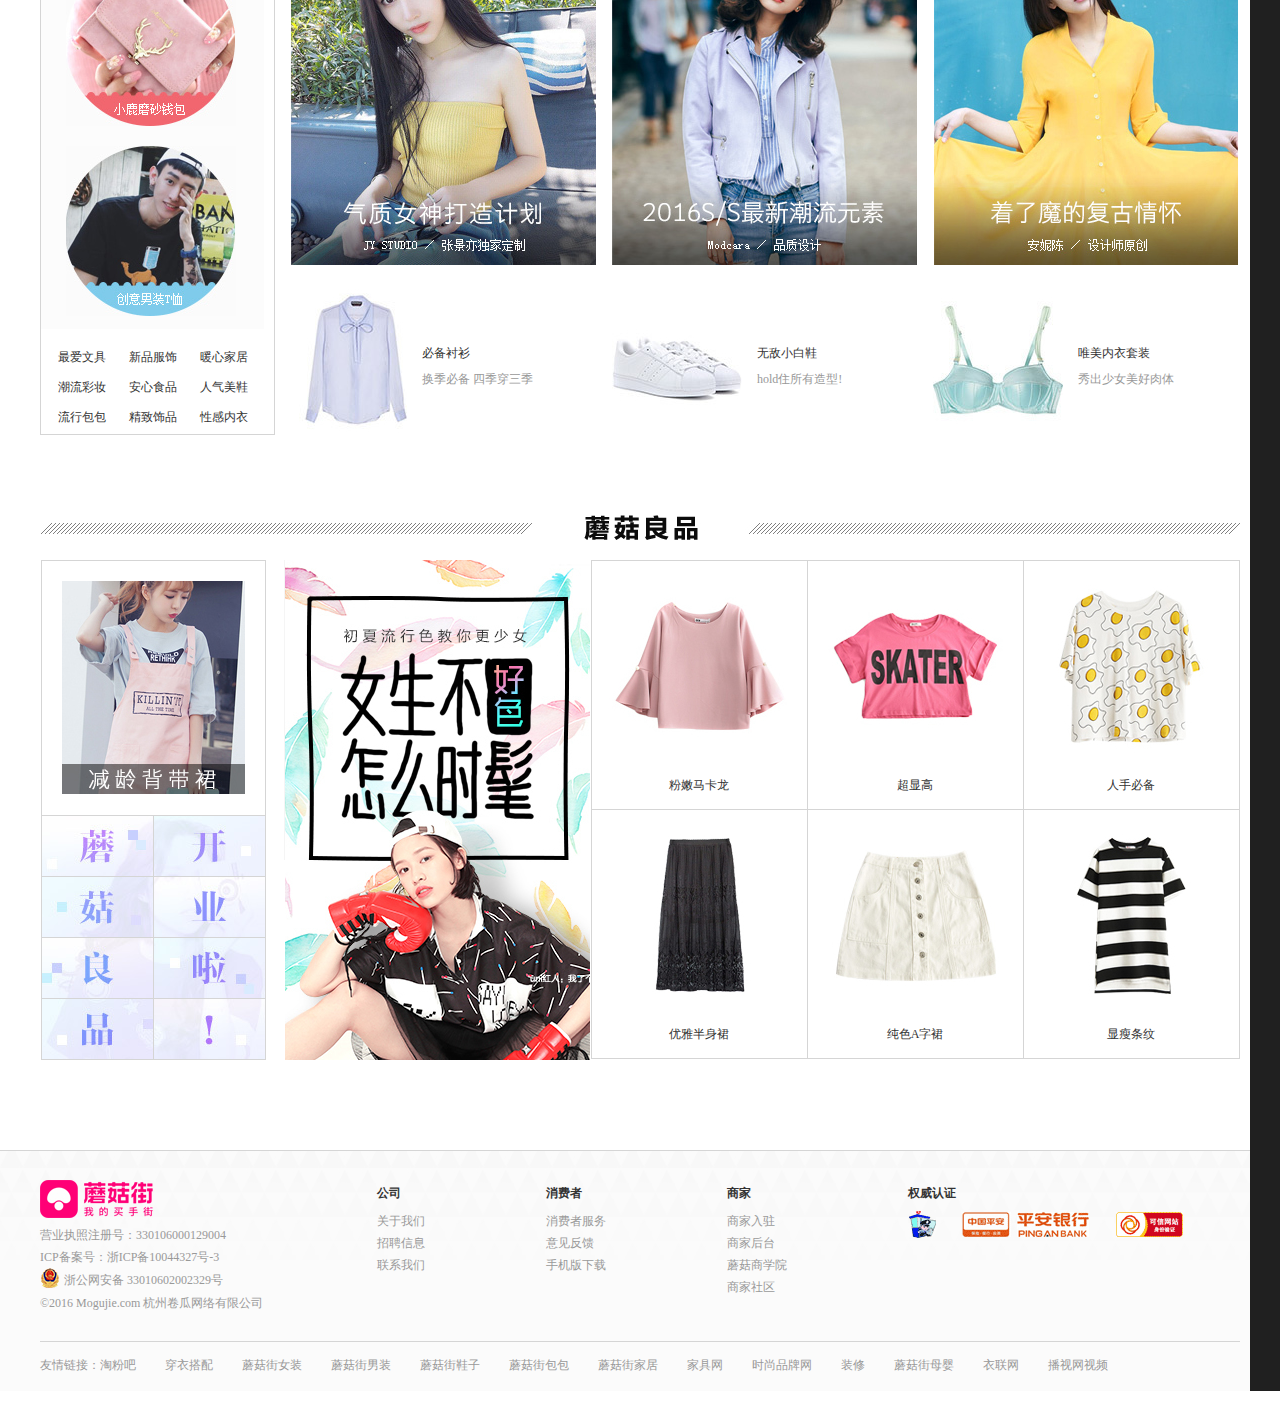
<file: mogujie.html>
<!DOCTYPE html PUBLIC "-//W3C//DTD XHTML 1.0 Transitional//EN" "http://www.w3.org/TR/xhtml1/DTD/xhtml1-transitional.dtd">
<html xmlns="http://www.w3.org/1999/xhtml" xml:lang="en">
<head>
	<meta http-equiv="x-ua-compatible" content="IE=EmulateIE7" >
	<metahttp-equivmetahttp-equiv="x-ua-compatible"content="IE=7"/> 
	<meta http-equiv="Content-Type" content="text/html;charset=UTF-8">
	<title>蘑菇街 - 我的买手街 !</title>
	<link rel="stylesheet" href="css/mogujie.css" />
</head>
<body>
<div id="top-bar">
	<div class="t-bar-in">
		<ul>
			<li>
				<span>
					<a href="#">注册</a>
				</span>
			</li>
			<li>
				<span>
					<a href="#">登录</a>
				</span>
			</li>
			<li class="therr four">
				<span>
					<a href="#">我的订单</a>
				</span>
			</li>
			<li class="therr five">
				<span>
					<a href="#">购物车</a>
				</span>
			</li>
			<li class="two therr">
				<span>
					<a href="#">客户服务</a>
				</span>
			</li>
			<li class="one two therr">
				<span>
					<a href="#">我的小店</a>
				</span>
			</li>
		</ul>
	</div>
</div>
<div id="header">
	<div class="header-in">
		<div class="logo">
			<h1><a href="#"><img src="images/mgj_logo.jpg" alt="" /></a></h1>
			<div>
				<span class="left"></span>
				<p>全部商品</p>
				<span class="right"></span>
			</div>
		</div>
		<div class="search">
			<div class="search1">
				<input type="text" placeholder="2016夏季新款女装" class="txt"/>
				<input type="submit" value="" class="sub" />
			</div>
			<p class="p">
				<a href="#">防晒衣</a>
				<a href="#">连衣裙</a>
				<a href="#">凉鞋</a>
				<a href="#">夏季套装</a>
				<a href="#">小白鞋</a>
				<a href="#">T恤</a>
				<a href="#">牛仔短裤</a>
				<a href="#">墨镜</a>
				<a href="#">衬衫</a>
			</p>
			<div class="search2">
				<a href="#">团购</a>
				<a href="#">快抢</a>
			</div>
		</div>
		<div class="erweima">
			<img src="images/erweima.jpg" alt="" />
		</div>
	</div>
</div>
<div id="main">
	<ul class="sidebar">
		<li>
			<strong><a href="#">上衣</a></strong>
			<a href="#" class="f46">夏上新</a>
			<span></span>
			<a href="#">时尚套装</a>
			<span></span>
			<a href="#" class="f46">T恤</a>
		</li>
		<li>
			<strong><a href="#">裙子</a></strong>
			<a href="#" class="f46">夏上新</a>
			<span></span>
			<a href="#" class="f46">连衣裙</a>
			<span></span>
			<a href="#">蕾丝裙</a>
		</li>
		<li>
			<strong><a href="#">裤子</a></strong>
			<a href="#" class="f46">夏上新</a>
			<span></span>
			<a href="#" class="f46">牛仔裤</a>
			<span></span>
			<a href="#">阔腿裤</a>
		</li>
		<li>
			<strong><a href="#">内衣</a></strong>
			<a href="#" class="f46">夏上新</a>
			<span></span>
			<a href="#">睡衣套装</a>
			<span></span>
			<a href="#">内裤</a>
		</li>
		<li>
			<strong><a href="#">鞋子</a></strong>
			<a href="#" class="f46">夏上新</a>
			<span></span>
			<a href="#">凉鞋</a>
			<span></span>
			<a href="#" class="f46">单鞋</a>
		</li>
		<li>
			<strong><a href="#">男友</a></strong>
			<a href="#" class="f46">短裤</a>
			<span></span>
			<a href="#">帆布鞋</a>
			<span></span>
			<a href="#" class="f46">T恤</a>
		</li>
		<li>
			<strong><a href="#">包包</a></strong>
			<a href="#" class="f46">夏上新</a>
			<span></span>
			<a href="#" class="f46">双肩</a>
			<span></span>
			<a href="#">斜挎</a>
		</li>
		<li>
			<strong><a href="#">美妆</a></strong>
			<a href="#" class="f46">超值套装</a>
			<span></span>
			<a href="#">面膜</a>
			<span></span>
			<a href="#">BB霜</a>
		</li>
		<li>
			<strong><a href="#">配饰</a></strong>
			<a href="#" class="f46">墨镜</a>
			<span></span>
			<a href="#">棒球帽</a>
			<span></span>
			<a href="#">项链</a>
		</li>
		<li>
			<strong><a href="#">家居</a></strong>
			<a href="#">新品</a>
			<span></span>
			<a href="#" class="f46">四件套</a>
			<span></span>
			<a href="#">小家具</a>
		</li>
		<li>
			<strong><a href="#">母婴</a></strong>
			<a href="#" class="f46">夏季新品</a>
			<span></span>
			<a href="#" class="f46">童装</a>
			<span></span>
			<a href="#">孕妇装</a>
		</li>
		<li>
			<strong><a href="#">零食</a></strong>
			<a href="#">休闲食品</a>
			<span></span>
			<a href="#" class="f46">进口美食</a>
			<span></span>
			<a href="#" class="f46">肉食</a>
		</li>
		<li class="noborder">
			<strong><a href="#">百货</a></strong>
			<a href="#">收纳盒</a>
			<span></span>
			<a href="#" class="f46">玻璃杯</a>
			<span></span>
			<a href="#" class="f46">晴雨伞</a>
		</li>
	</ul>
	<div class="banner">
		<div class=main>
			<a href="#"><img src="images/banner-main.jpg" alt=""></a>
		</div>
		<ul class="column">
			<li><a href="#"><img src="images/banner-4.jpg" alt=""></a></li>
			<li class="noborder"><a href="#"><img src="images/banner-3.jpg" alt=""></a></li>
		</ul>
	</div>
</div>
<div id="tgtm">
	<div class="tgtm-l">
		<div>
			<a href="#"><img src="images/xskq.jpg" alt=""></a>
		</div>
		<p></p>
	</div>
	<div class="tgtm-c">
		<a href="#"><img src="images/tgtm1.jpg" alt=""></a>
		<a href="#"><img src="images/tgtm2.jpg" alt=""></a>
	</div>
	<div class="tgtm-r">
		<p><a href="#"><img src="images/tgtm3.jpg" alt=""></a></p>
		<p class="mgt"><a href="#"><img src="images/tgtm4.jpg" alt=""></a></p>
	</div>
</div>
<div id="ppg">
	<div class="ppg-top">
	</div>
	<div class="ppg-down">
		<div class="ppg-down-l">
			<p><a href="#"><img src="images/ppg1.jpg" alt=""></a></p>
			<ul>
				<li class="no-bdb"><a href="#"><img src="images/hdys.jpg" alt=""></a></li>
				<li class="no-bdr no-bdb"><a href="#"><img src="images/mtsbw.jpg" alt=""></a></li>
				<li class="no-bdb"><a href="#"><img src="images/adidas.jpg" alt=""></a></li>
				<li class="no-bdr no-bdb"><a href="#"><img src="images/semir.jpg" alt=""></a></li>
				<li class="no-bdb"><a href="#"><img src="images/nike.jpg" alt=""></a></li>
				<li class="no-bdr no-bdb"><a href="#"><img src="images/mbl.jpg" alt=""></a></li>
				<li class="no-bdb"><a href="#"><img src="images/vans.jpg" alt=""></a></li>
				<li class="no-bdr no-bdb"><a href="#"><img src="images/gb.jpg" alt=""></a></li>
			</ul>
		</div>
		<div class="ppg-down-c">
			<a href="#"><img src="images/ppg2.jpg" alt=""></a>
		</div>
		<div class="ppg-down-r">
			<dl>
				<dt><a href="#"><img src="images/djb.jpg" alt=""></a></dt>
				<dd><a href="#">单肩包</a></dd>
			</dl>
			<dl>
				<dt><a href="#"><img src="images/stb.jpg" alt=""></a></dt>
				<dd><a href="#">手提包</a></dd>
			</dl>
			<dl>
				<dt><a href="#"><img src="images/xkb.jpg" alt=""></a></dt>
				<dd><a href="#">斜挎包</a></dd>
			</dl>
			<dl>
				<dt><a href="#"><img src="images/sjb.jpg" alt=""></a></dt>
				<dd><a href="#">双肩包</a></dd>
			</dl>
			<dl>
				<dt><a href="#"><img src="images/qb.jpg" alt=""></a></dt>
				<dd><a href="#">钱包</a></dd>
			</dl>
			<dl>
				<dt><a href="#"><img src="images/xp.jpg" alt=""></a></dt>
				<dd><a href="#">新品</a></dd>
			</dl>
		</div>
	</div>
</div>
<div id="ppg">
	<div class="ppg-top">
		<img src="images/yd.jpg" alt="">
	</div>
	<div class="ppg-down">
		<div class="ppg-down-l">
			<p><a href="#"><img src="images/yd1.jpg" alt=""></a></p>
			<ul>
				<li class="no-bdb"><a href="#"><img src="images/nike.jpg" alt=""></a></li>
				<li class="no-bdr no-bdb"><a href="#"><img src="images/feispeed.jpg" alt=""></a></li>
				<li class="no-bdb"><a href="#"><img src="images/beidisi.jpg" alt=""></a></li>
				<li class="no-bdr no-bdb"><a href="#"><img src="images/adidas.jpg" alt=""></a></li>
				<li class="no-bdb"><a href="#"><img src="images/lining.jpg" alt=""></a></li>
				<li class="no-bdr no-bdb"><a href="#"><img src="images/converse.jpg" alt=""></a></li>
				<li class="no-bdb"><a href="#"><img src="images/bzdll.jpg" alt=""></a></li>
				<li class="no-bdr no-bdb"><a href="#"><img src="images/ads.jpg" alt=""></a></li>
			</ul>
		</div>
		<div class="ppg-down-c">
			<a href="#"><img src="images/yd2.jpg" alt=""></a>
		</div>
		<div class="ppg-down-r">
			<dl>
				<dt><a href="#"><img src="images/yd3.jpg" alt=""></a></dt>
				<dd><a href="#">女运动鞋</a></dd>
			</dl>
			<dl>
				<dt><a href="#"><img src="images/yd4.jpg" alt=""></a></dt>
				<dd><a href="#">女明星款</a></dd>
			</dl>
			<dl>
				<dt><a href="#"><img src="images/yd5.jpg" alt=""></a></dt>
				<dd><a href="#">男运动鞋</a></dd>
			</dl>
			<dl>
				<dt><a href="#"><img src="images/yd6.jpg" alt=""></a></dt>
				<dd><a href="#">运动服</a></dd>
			</dl>
			<dl>
				<dt><a href="#"><img src="images/yd7.jpg" alt=""></a></dt>
				<dd><a href="#">防晒衣</a></dd>
			</dl>
			<dl>
				<dt><a href="#"><img src="images/yd8.jpg" alt=""></a></dt>
				<dd><a href="#">甩脂神器</a></dd>
			</dl>
		</div>
	</div>
</div>
<div id="hr">
	<div class="hr-top">
		<img src="images/hr.jpg" alt="">
	</div>	
	<div class="hr01">
		<p>
			<a href="#"><img src="images/hr1.jpg"></a>
			<a href="#"><img src="images/hr2.jpg"></a>
		</p>
		<div>
			<a href="#">设计频道</a>
			<a href="#">模特频道</a>
			<a href="#" class="no-mg">男友频道</a>
			<a href="#">萌妹频道</a>
			<a href="#">瘦身频道</a>
			<a href="#" class="no-mg">中性频道</a>
			<a href="#">情趣频道</a>
			<a href="#">极简频道</a>
			<a href="#" class="no-mg">博主频道</a>
		</div>
	</div>
	<div class="hr02">
		<p><a href="#"><img src="images/hr3.jpg" alt=""></a></p>
		<dl>
			<dt><a href="#"><img src="images/hr4.jpg" alt=""></a></dt>
			<dd><a href="#">早春感潮流外套</a><br><span>流行趋势早早入荷!</span></dd>
		</dl>
	</div>
	<div class="hr02">
		<p><a href="#"><img src="images/hr5.jpg" alt=""></a></p>
		<dl>
			<dt><a href="#"><img src="images/hr6.jpg" alt=""></a></dt>
			<dd><a href="#">流行色热销款毛衣</a><br><span>针织单品持续温暖!</span></dd>
		</dl>
	</div>
	<div class="hr02">
		<p><a href="#"><img src="images/hr7.jpg" alt=""></a></p>
		<dl>
			<dt><a href="#"><img src="images/hr8.jpg" alt=""></a></dt>
			<dd><a href="#">清新少女感裙装</a><br><span>2016腿玩年秘诀~!</span></dd>
		</dl>
	</div>
</div>
<div id="hr">
	<div class="hr-top">
		<img src="images/xshh.jpg" alt="">
	</div>	
	<div class="hr01">
		<p>
			<a href="#"><img src="images/xshh1.jpg"></a>
			<a href="#"><img src="images/xshh2.jpg"></a>
		</p>
		<div>
			<a href="#">最爱文具</a>
			<a href="#">新品服饰</a>
			<a href="#" class="no-mg">暖心家居</a>
			<a href="#">潮流彩妆</a>
			<a href="#">安心食品</a>
			<a href="#" class="no-mg">人气美鞋</a>
			<a href="#">流行包包</a>
			<a href="#">精致饰品</a>
			<a href="#" class="no-mg">性感内衣</a>
		</div>
	</div>
	<div class="hr02">
		<p><a href="#"><img src="images/xshh3.jpg" alt=""></a></p>
		<dl>
			<dt><a href="#"><img src="images/xshh4.jpg" alt=""></a></dt>
			<dd><a href="#">必备衬衫</a><br><span>换季必备 四季穿三季</span></dd>
		</dl>
	</div>
	<div class="hr02">
		<p><a href="#"><img src="images/xshh5.jpg" alt=""></a></p>
		<dl>
			<dt><a href="#"><img src="images/xshh6.jpg" alt=""></a></dt>
			<dd><a href="#">无敌小白鞋</a><br><span>hold住所有造型!</span></dd>
		</dl>
	</div>
	<div class="hr02">
		<p><a href="#"><img src="images/xshh7.jpg" alt=""></a></p>
		<dl>
			<dt><a href="#"><img src="images/xshh8.jpg" alt=""></a></dt>
			<dd><a href="#">唯美内衣套装</a><br><span>秀出少女美好肉体</span></dd>
		</dl>
	</div>
</div>
<div id="ppg">
	<div class="ppg-top">
		<img src="images/mglp.jpg" alt="">
	</div>
	<div class="ppg-down">
		<div class="ppg-down-l">
			<p><a href="#"><img src="images/mglp01.jpg" alt=""></a></p>
			<ul>
				<li class="no-bdb"><a href="#"><img src="images/mglp02.jpg" alt=""></a></li>
				<li class="no-bdr no-bdb"><a href="#"><img src="images/mglp03.jpg" alt=""></a></li>
				<li class="no-bdb"><a href="#"><img src="images/mglp04.jpg" alt=""></a></li>
				<li class="no-bdr no-bdb"><a href="#"><img src="images/mglp05.jpg" alt=""></a></li>
				<li class="no-bdb"><a href="#"><img src="images/mglp06.jpg" alt=""></a></li>
				<li class="no-bdr no-bdb"><a href="#"><img src="images/mglp07.jpg" alt=""></a></li>
				<li class="no-bdb"><a href="#"><img src="images/mglp08.jpg" alt=""></a></li>
				<li class="no-bdr no-bdb"><a href="#"><img src="images/mglp09.jpg" alt=""></a></li>
			</ul>
		</div>
		<div class="ppg-down-c">
			<a href="#"><img src="images/mglp10.jpg" alt=""></a>
		</div>
		<div class="ppg-down-r">
			<dl>
				<dt><a href="#"><img src="images/mglp11.jpg" alt=""></a></dt>
				<dd><a href="#">粉嫩马卡龙</a></dd>
			</dl>
			<dl>
				<dt><a href="#"><img src="images/mglp12.jpg" alt=""></a></dt>
				<dd><a href="#">超显高</a></dd>
			</dl>
			<dl>
				<dt><a href="#"><img src="images/mglp13.jpg" alt=""></a></dt>
				<dd><a href="#">人手必备</a></dd>
			</dl>
			<dl>
				<dt><a href="#"><img src="images/mglp14.jpg" alt=""></a></dt>
				<dd><a href="#">优雅半身裙</a></dd>
			</dl>
			<dl>
				<dt><a href="#"><img src="images/mglp15.jpg" alt=""></a></dt>
				<dd><a href="#">纯色A字裙</a></dd>
			</dl>
			<dl>
				<dt><a href="#"><img src="images/mglp16.jpg" alt=""></a></dt>
				<dd><a href="#">显瘦条纹</a></dd>
			</dl>
		</div>
	</div>
</div>
<div id="footer">
	<div class="footer-in">
		<div class="copy">
			<dl class="copy1">
				<dt><a href="#"><img src="images/mgj_copy01.jpg" alt=""></a></dt>
				<dd>营业执照注册号：330106000129004</dd>
				<dd>ICP备案号：浙ICP备10044327号-3</dd>
				<dd class="current">浙公网安备 33010602002329号</dd>
				<dd>&copy;2016 Mogujie.com 杭州卷瓜网络有限公司</dd>
			</dl>
			<dl class="copy2">
				<dt>公司</dt>
				<dd><a href="#">关于我们</a></dd>
				<dd><a href="#">招聘信息</a></dd>
				<dd><a href="#">联系我们</a></dd>
			</dl>
			<dl class="copy2 copy3">
				<dt>消费者</dt>
				<dd><a href="#">消费者服务</a></dd>
				<dd><a href="#">意见反馈</a></dd>
				<dd><a href="#">手机版下载</a></dd>
			</dl>
			<dl class="copy2 copy3">
				<dt>商家</dt>
				<dd><a href="#">商家入驻</a></dd>
				<dd><a href="#">商家后台</a></dd>
				<dd><a href="#">蘑菇商学院</a></dd>
				<dd><a href="#">商家社区</a></dd>
			</dl>
			<dl class="copy2 copy4">
				<dt>权威认证</dt>
				<dd>
					<a href="#" class="a1"></a>
					<a href="#" class="a2"></a>
					<a href="#" class="a3"></a>
				</dd>
			</dl>
		</div>
		<div class="link">
			<p>	<span>友情链接： </span>
				<a href="#">淘粉吧</a>
				<a href="#">穿衣搭配</a>
				<a href="#">蘑菇街女装</a>
				<a href="#">蘑菇街男装</a>
				<a href="#">蘑菇街鞋子</a>
				<a href="#">蘑菇街包包</a>
				<a href="#">蘑菇街家居</a>
				<a href="#">家具网</a>
				<a href="#">时尚品牌网</a>
				<a href="#">装修</a>
				<a href="#">蘑菇街母婴</a>
				<a href="#">衣联网</a>
				<a href="#">播视网视频</a>
			</p>
		</div>
	</div>
</div>
<div id="sidebar">
	<div class="sidebar0">
		<div class="sidebar01">
			<strong></strong><a href="#">购 物 车</a><span></span>
		</div>
		<div class="sidebar01 sidebar02">
			<strong></strong><a href="#">优 惠 券</a><span></span>
		</div>
		<div class="sidebar01 sidebar03">
			<strong></strong><a href="#">钱 包</a><span></span>
		</div>
		<div class="sidebar01 sidebar04">
			<strong></strong><a href="#">足 迹</a><span></span>
		</div>
	</div>
</div>

</body>
</html>
</file>
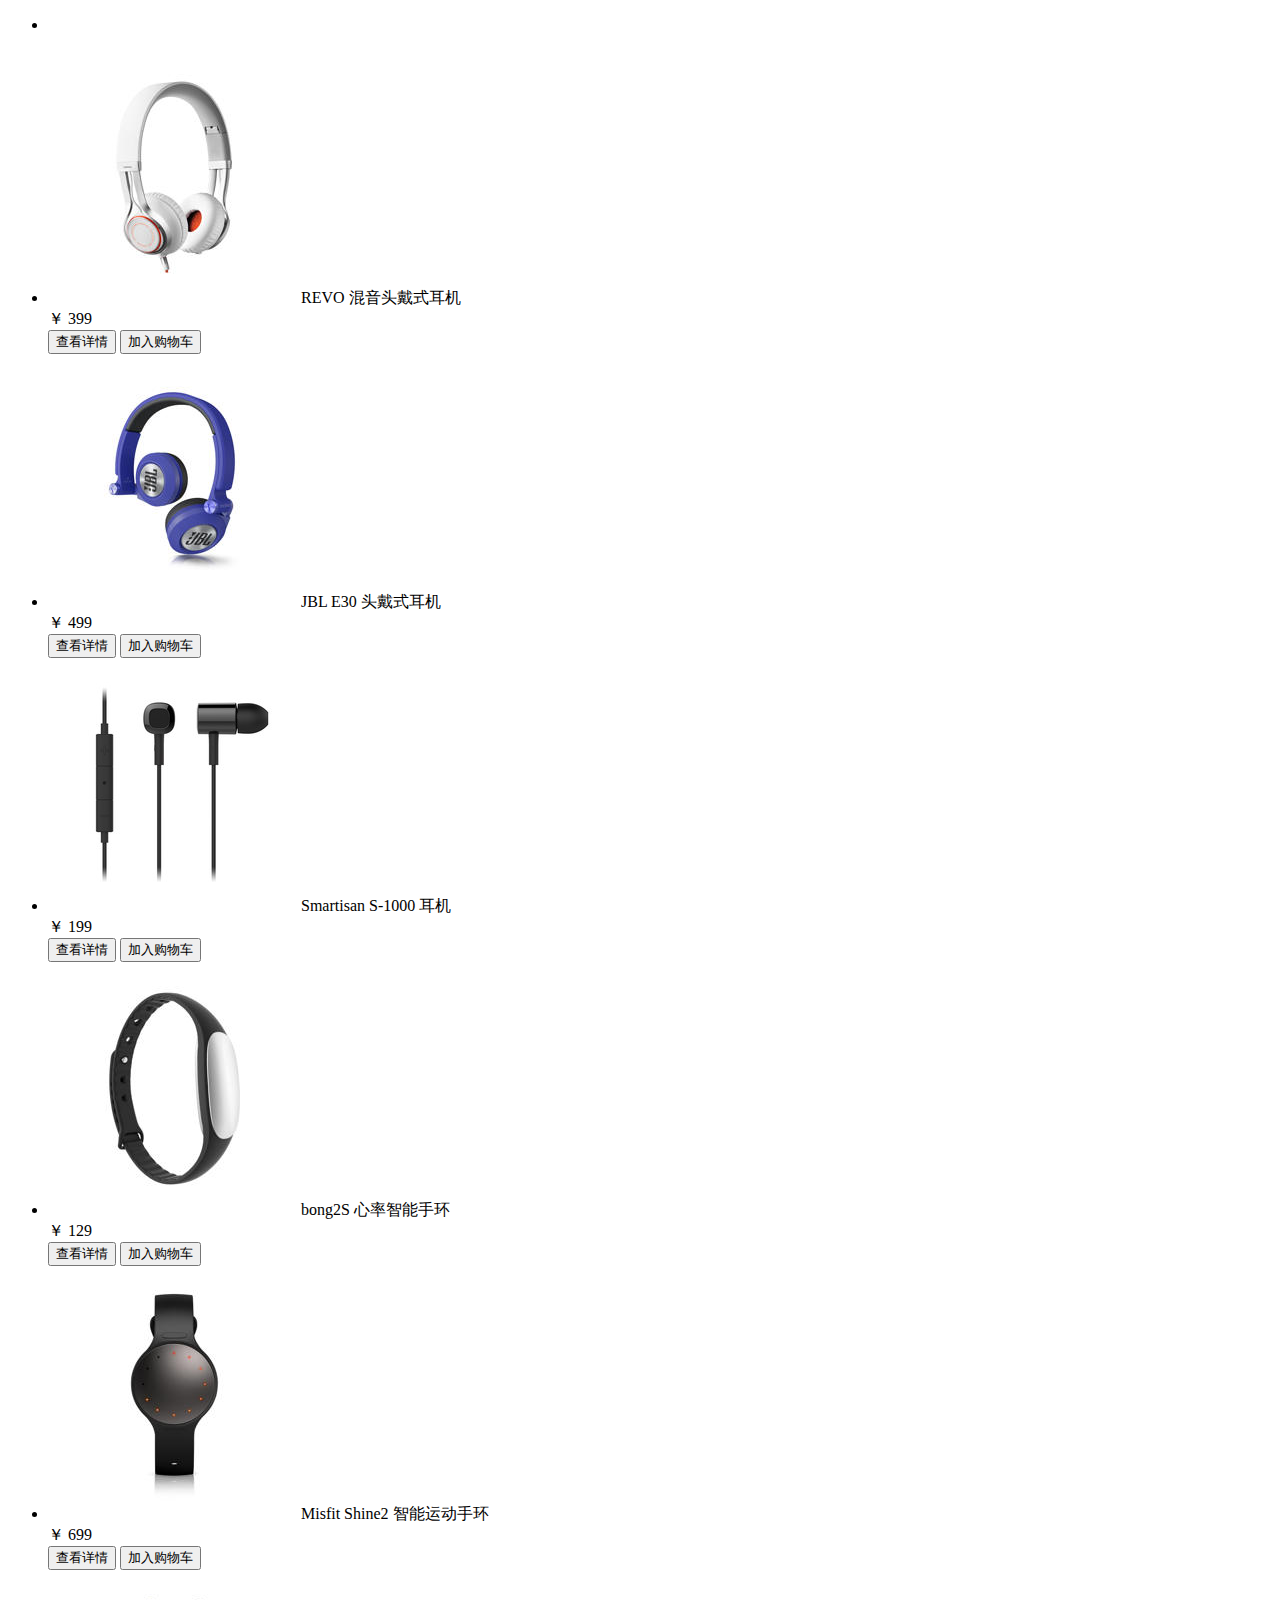
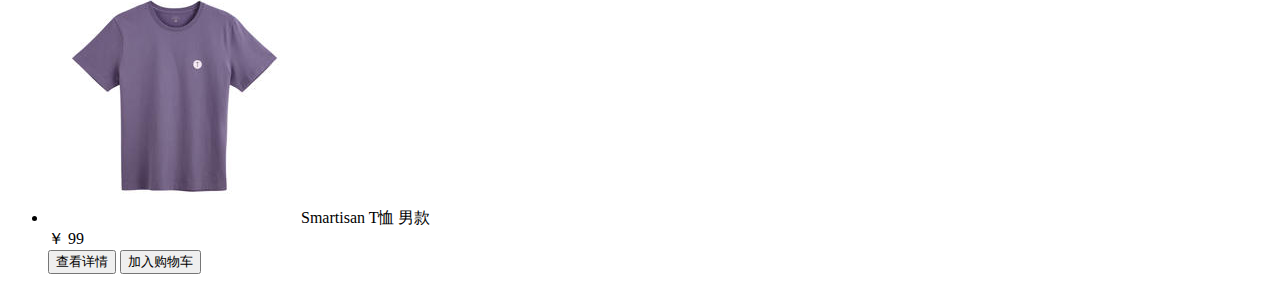
<file: smatison/t.html>
<!DOCTYPE html>
<html lang="en">
<head>
    <meta charset="UTF-8">
    <title>Document</title>
</head>
<body>
         <ul>
                <li>
                    <div class="shop-0"></div>
                </li>


                <li>
                    <div class="shop-1"><img src="images/erji1.jpg" alt=""><span>REVO 混音头戴式耳机</span>
                        <div class="xianshi">￥ 399</div>
                        <div class="yincang">
                            <button class="detail">查看详情</button>
                            <button class="addbuyCar">加入购物车</button>
                        </div>
                    </div>
                </li>


                <li>
                    <div class="shop-1" ><img
                            src="images/erji2.jpg" alt=""><span>JBL E30 头戴式耳机</span>
                        <div class="xianshi">￥ 499</div>
                        <div class="yincang">
                            <button class="detail">查看详情</button>
                            <button class="addbuyCar">加入购物车</button>

                        </div>
                    </div>
                </li>

                <li>
                    <div class="shop-1" ><img
                            src="images/erjij3.jpg" alt=""><span>Smartisan S-1000 耳机</span>
                        <div class="xianshi">￥ 199</div>
                        <div class="yincang">
                            <button class="detail">查看详情</button>
                            <button class="addbuyCar">加入购物车</button>

                        </div>
                    </div>
                </li>

                <li>
                    <div class="shop-1"><img src="images/shouhuan.jpg" alt=""><span>bong2S 心率智能手环</span>
                        <div class="xianshi">￥ 129</div>
                        <div class="yincang">
                            <button class="detail">查看详情</button>
                            <button class="addbuyCar">加入购物车</button>

                        </div>
                    </div>
                </li>

                <li>
                    <div class="shop-1"><img src="images/clock.jpg" alt=""><span>Misfit Shine2 智能运动手环</span>
                        <div class="xianshi">￥ 699</div>
                        <div class="yincang">
                            <button class="detail">查看详情</button>
                            <button class="addbuyCar">加入购物车</button>

                        </div>
                    </div>
                </li>

                <li>
                    <div class="shop-1"><img src="images/yifu.jpg" alt=""><span>Smartisan T恤 男款</span>
                        <div class="xianshi">￥ 99</div>
                        <div class="yincang">
                            <button class="detail">查看详情</button>
                            <button class="addbuyCar">加入购物车</button>
                        </div>
                    </div>
                </li>
            </ul>
</body>
</html>
</file>
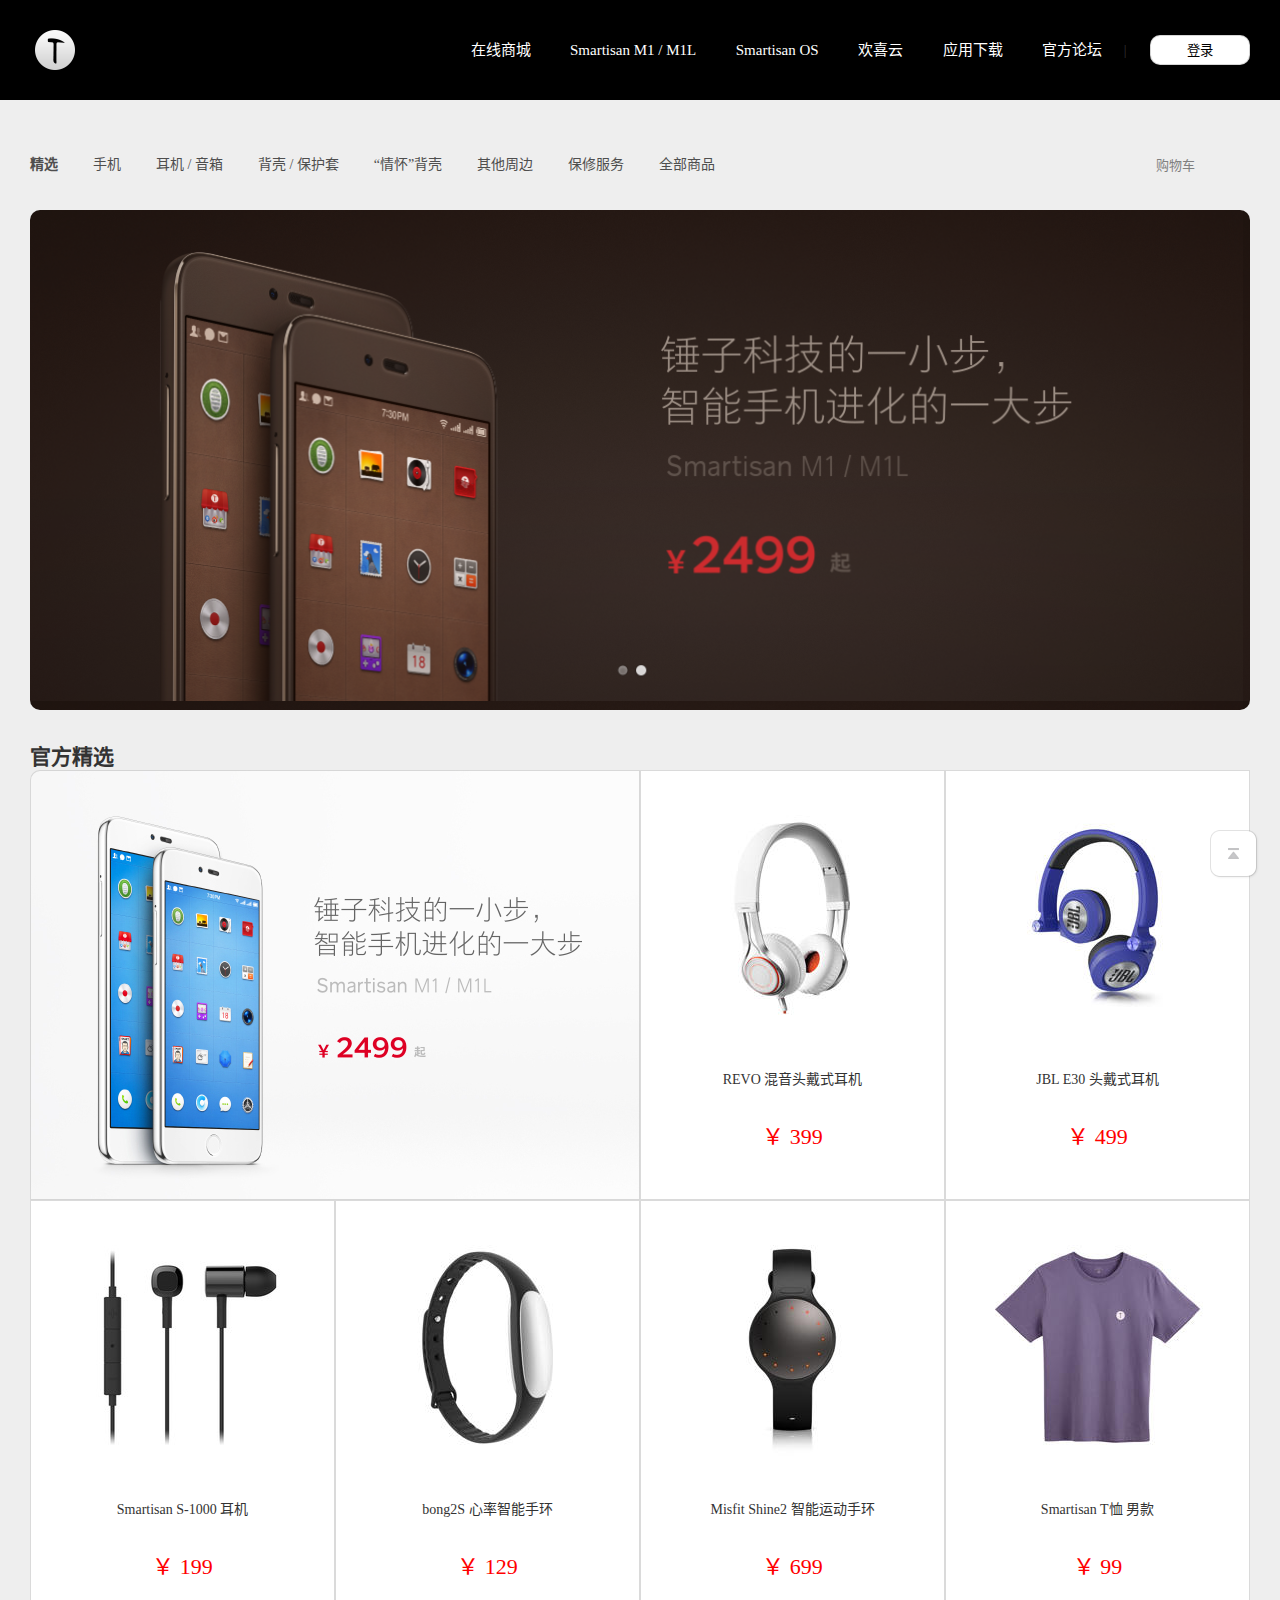
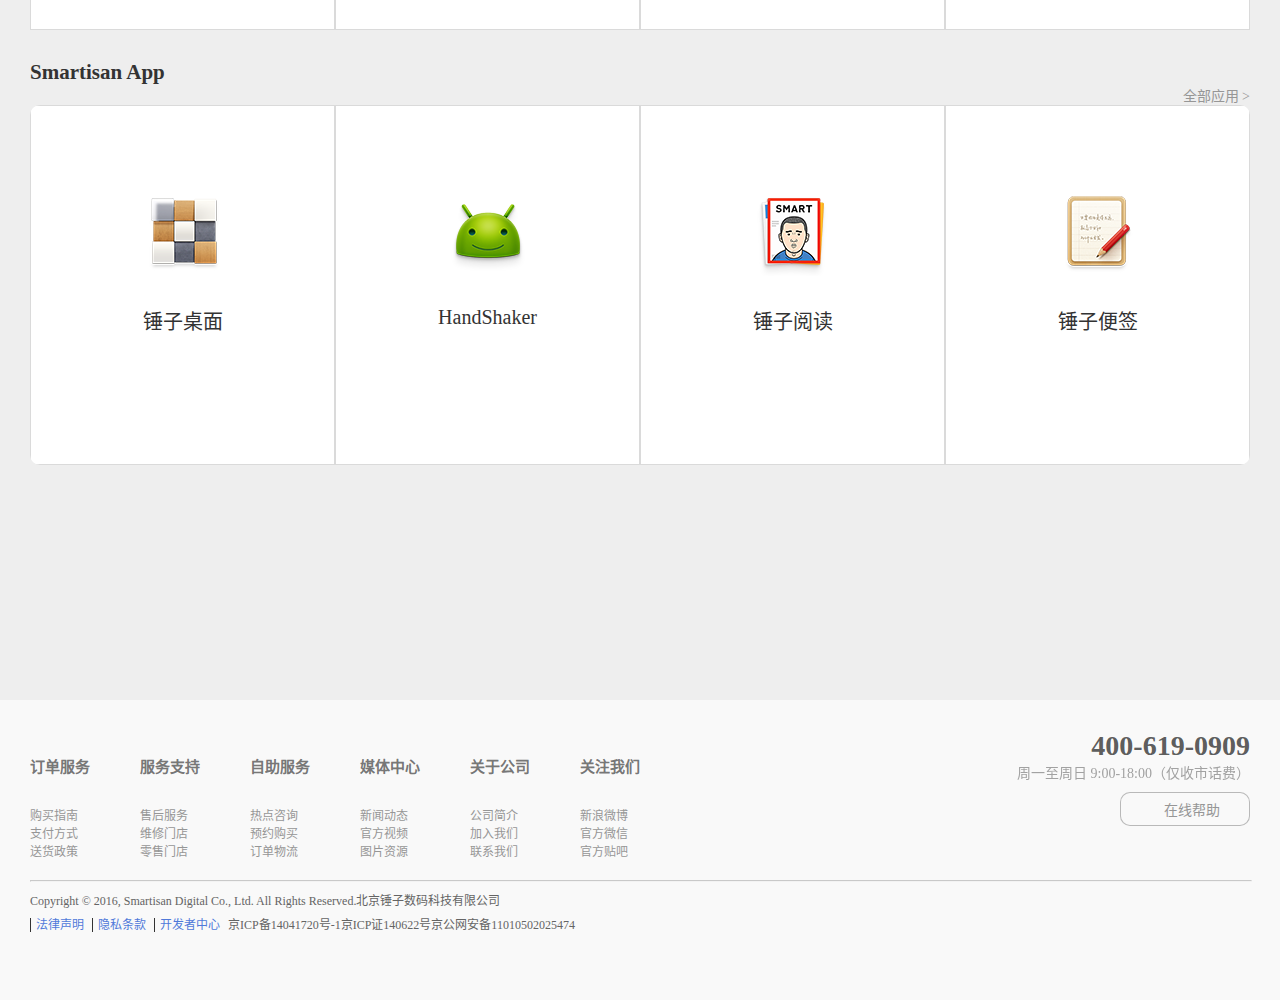
<file: projects/chuizi/chuizi.html>
<!DOCTYPE html>
<html lang="zh-cn">
<head>
    <meta charset="UTF-8">
    <title>Macrolam锤子PC端</title>
    <meta http-equiv="X-UA-Compatible" content="ie=edge">
    <link rel="stylesheet" type="text/css" href="css/index.css">
</head>
<body>
<!-- 返回顶部btn -->
<a href="#top">
    <div class="back-top"></div>
</a>
<!-- 头部导航 -->
<header class="header" id="top">
    <nav class="nav">
        <h1 class="logo">
            <a href="javascript:;"><img src="images/logo.png" alt=""></a>
        </h1>
        <div class="nav1">
            <a href="javascript:;">在线商城</a>
            <a href="javascript:;">Smartisan M1 / M1L</a>
            <a href="javascript:;">Smartisan OS</a>
            <a href="javascript:;">欢喜云</a>
            <a href="javascript:;">应用下载</a>
            <a href="javascript:;">官方论坛</a>
            <span class="mr20">|</span>
            <input value="登录" type="button">
        </div>
    </nav>
</header>
<!-- con -->
<section class="con">
    <div class="con-in">
        <div class="menu-2">
            <a href="javascript:;" style="text-decoration: none;"><i class="iconfont"></i><span> 购物车</span></a>
            <div class="shopping"><i class="iconfont"></i></div>
        </div>
        <div class="menu">
            <div class="menu-1">
                <ul>
                    <li><a href="javascript:;"><b>精选</b></a></li>
                    <li><a href="javascript:;">手机</a></li>
                    <li><a href="javascript:;">耳机 / 音箱</a></li>
                    <li><a href="javascript:;">背壳 / 保护套</a></li>
                    <li><a href="javascript:;">“情怀”背壳</a></li>
                    <li><a href="javascript:;">其他周边</a></li>
                    <li><a href="javascript:;">保修服务</a></li>
                    <li><a href="javascript:;">全部商品</a></li>
                </ul>

            </div>

        </div>
        <div class="banner">
        </div>
        <div class="ban-sub">
            <div></div>
            <div></div>
            <div></div>
            <div></div>
        </div>
        <h2 class="title-gfjx">官方精选</h2>
        <div class="shop">
            <ul>
                <li>
                    <div class="shop-0"></div>
                </li>


                <li>
                    <div class="shop-1"><img src="images/erji1.jpg" alt=""><span>REVO 混音头戴式耳机</span>
                        <div class="xianshi">￥ 399</div>
                        <div class="yincang">
                            <button class="detail">查看详情</button>
                            <button class="addbuyCar">加入购物车</button>
                        </div>
                    </div>
                </li>


                <li>
                    <div class="shop-1" ><img
                            src="images/erji2.jpg" alt=""><span>JBL E30 头戴式耳机</span>
                        <div class="xianshi">￥ 499</div>
                        <div class="yincang">
                            <button class="detail">查看详情</button>
                            <button class="addbuyCar">加入购物车</button>

                        </div>
                    </div>
                </li>

                <li>
                    <div class="shop-1" ><img
                            src="images/erjij3.jpg" alt=""><span>Smartisan S-1000 耳机</span>
                        <div class="xianshi">￥ 199</div>
                        <div class="yincang">
                            <button class="detail">查看详情</button>
                            <button class="addbuyCar">加入购物车</button>

                        </div>
                    </div>
                </li>

                <li>
                    <div class="shop-1"><img src="images/shouhuan.jpg" alt=""><span>bong2S 心率智能手环</span>
                        <div class="xianshi">￥ 129</div>
                        <div class="yincang">
                            <button class="detail">查看详情</button>
                            <button class="addbuyCar">加入购物车</button>

                        </div>
                    </div>
                </li>

                <li>
                    <div class="shop-1"><img src="images/clock.jpg" alt=""><span>Misfit Shine2 智能运动手环</span>
                        <div class="xianshi">￥ 699</div>
                        <div class="yincang">
                            <button class="detail">查看详情</button>
                            <button class="addbuyCar">加入购物车</button>

                        </div>
                    </div>
                </li>

                <li>
                    <div class="shop-1"><img src="images/yifu.jpg" alt=""><span>Smartisan T恤 男款</span>
                        <div class="xianshi">￥ 99</div>
                        <div class="yincang">
                            <button class="detail">查看详情</button>
                            <button class="addbuyCar">加入购物车</button>
                        </div>
                    </div>
                </li>
            </ul>
        </div>
        <div class="title-smart">
            <h2 >Smartisan App</h2>
            <a href="javascript:;">全部应用 &gt;</a>
        </div>
        <div class="app">
            <div class="ap">
                <div class="app1"></div>
                <span class="app1-w">锤子桌面</span>
                <div class="app1-1"><img src="images/Qrcode.png"
                                         alt=""><br><span>扫描二维码下载锤子桌面</span><br><br><a class="a-app" href="javascript:;"
                >进一步了解锤子桌面&gt;</a>
                </div>
            </div>

            <div class="ap">
                <div class="app2"></div>
                <span class="app1-w">HandShaker</span>
                <div class="app2-1">
                    <div class="down-1"><a href="javascript:;">直接下载安装文件</a></div>
                    <div class="down-2">
                        <img src="images/macappstore.png"

                             alt="">
                    </div>
                    <a class="a-app" href="javascript:;">进一步了解锤子桌面&gt;</a></div>
            </div>

            <div class="ap">
                <div class="app3"></div>
                <span class="app1-w">锤子阅读</span>
                <div class="app1-1"><img src="images/Qrcode.png"
                                         alt=""><br><span>扫描二维码下载锤子阅读</span><br><br><a class="a-app" href="javascript:;"
                >进一步了解锤子阅读&gt;</a>
                </div>
            </div>

            <div class="ap">
                <div class="app4"></div>
                <span class="app1-w">锤子便签</span>
                <div class="app1-1"><img src="images/Qrcode.png"
                                         alt=""><br><span>扫描二维码下载锤子便签</span><br><br><a class="a-app" href="javascript:;"
                >进一步了解锤子便签&gt;</a>
                </div>
            </div>
        </div>
    </div>
</section>
<!-- footer -->
<footer class="footer">
    <div class="service">
        <ul>
            <h3>订单服务</h3>
            <li><a href="javascript:;">购买指南</a></li>
            <li><a href="javascript:;">支付方式</a></li>
            <li><a href="javascript:;">送货政策</a></li>
        </ul>

        <ul>
            <h3>服务支持</h3>
            <li><a href="javascript:;">售后服务</a></li>
            <li><a href="javascript:;">维修门店</a></li>
            <li><a href="javascript:;">零售门店</a></li>
        </ul>

        <ul>
            <h3>自助服务</h3>
            <li><a href="javascript:;">热点咨询</a></li>
            <li><a href="javascript:;">预约购买</a></li>
            <li><a href="javascript:;">订单物流</a></li>
        </ul>

        <ul>
            <h3>媒体中心</h3>
            <li><a href="javascript:;">新闻动态</a></li>
            <li><a href="javascript:;">官方视频</a></li>
            <li><a href="javascript:;">图片资源</a></li>
        </ul>

        <ul>
            <h3>关于公司</h3>
            <li><a href="javascript:;">公司简介</a></li>
            <li><a href="javascript:;">加入我们</a></li>
            <li><a href="javascript:;">联系我们</a></li>
        </ul>

        <ul>
            <h3>关注我们</h3>
            <li><a href="javascript:;">新浪微博</a></li>
            <li><a href="javascript:;">官方微信</a></li>
            <li><a href="javascript:;">官方贴吧</a></li>
        </ul>
        <div class="number">
            <h1>400-619-0909</h1>
            <span>周一至周日 9:00-18:00（仅收市话费）</span>
            <input class="iconfont" value=" 在线帮助" type="button">
        </div>
        <hr class="line-hr">
        <div class="footer-bot">
            <div class="footer-in">
                <p>Copyright © 2016, Smartisan Digital Co., Ltd. All Rights Reserved.北京锤子数码科技有限公司</p>
                <a href="javascript:;">法律声明</a>
                <a href="javascript:;">隐私条款</a>
                <a href="javascript:;">开发者中心</a>

                <span>京ICP备14041720号-1京ICP证140622号京公网安备11010502025474</span>
            </div>
        </div>
    </div>
</footer>
</body>
</html>
</file>
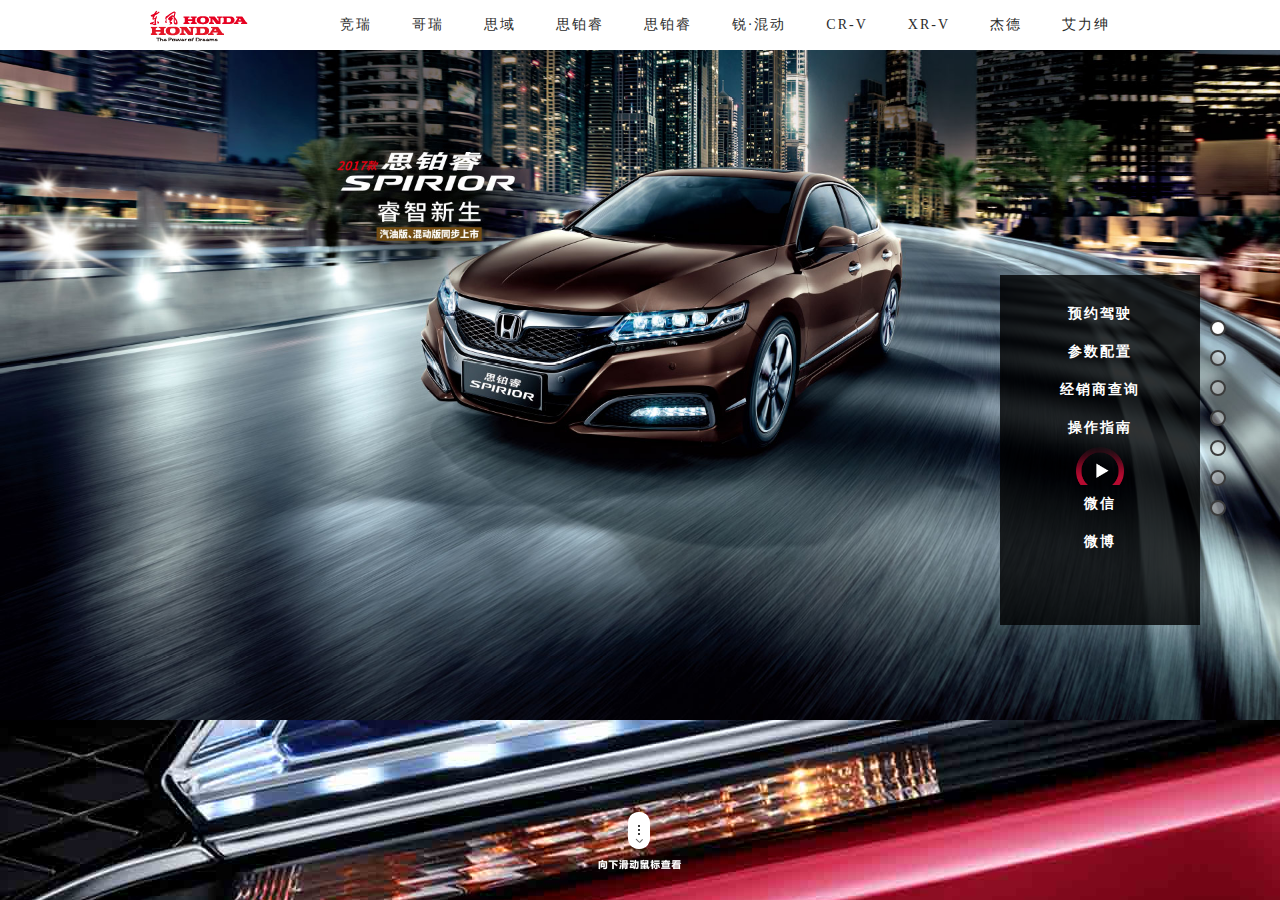
<file: projects/dongfeng/dongfeng.html>
<!doctype html>
<html lang="en">
<head>
    <meta charset="UTF-8">
    <title>麦壳思铂睿-滚滚屏</title>
    <link rel="stylesheet" href="css/animate.min.css">
    <link rel="stylesheet" href="css/cssreset-min.css">
    <link rel="stylesheet" href="css/index.css">
    <link rel="icon" href="images/favicon.ico" />
</head>
<body>
<!--其他定位布局-->
<!--导航-->
<nav class="nav">
    <div class="navIn  main">
        <h1 class="logo fl"><a href="###"><img src="images/logo.png" alt=""></a></h1>
        <ul class="navR fr">
            <li><a href="###">竞瑞</a></li>
            <li><a href="###">哥瑞</a></li>
            <li><a href="###">思域</a></li>
            <li><a href="###">思铂睿</a></li>
            <li><a href="###">思铂睿</a></li>
            <li><a href="###">锐·混动</a></li>
            <li><a href="###">CR-V </a></li>
            <li><a href="###">XR-V</a></li>
            <li><a href="###">杰德</a></li>
            <li><a href="###">艾力绅</a></li>
        </ul>
    </div>
</nav>
<!--GPS-->
<ul class="GPS">
    <li class="cur "></li>
    <li></li>
    <li></li>
    <li></li>
    <li></li>
    <li></li>
    <li></li>

</ul>
<!--其他定位布局 end-->
<!--第一页-->
<section class="page1 current" style="display: block">
    <img src="images/p1pic.jpg" class="animated bounceInDown">
    <span class="mousetip"></span>
    <!--list-->
    <div class="listBox animated5s fadeInLeft ">
        <ul class="list">
        <li><a href="###">预约驾驶</a></li>
        <li><a href="###">参数配置</a></li>
        <li><a href="###">经销商查询</a></li>
        <li><a href="###">操作指南</a></li>
        <li><a href="###" class="special1"><img src="images/video-play.png" alt=""></a></li>
        <li><a href="###">微信</a></li>
        <li><a href="###">微博</a></li>
    </ul>
    </div>
</section>
<!--第二页-->
<section class="page2 current" style="display: none">
    <img src="images/p2pic.jpg" class="animated1s bounceInDown">
    <img src="images/p2pic1car.png" class="p2pic1car">
    <img src="images/p2pic3.png" class="p2pic3">
    <div class="mesBox">
        <img src="images/circle.png" class="circlePic">
        <img src="images/line.png" class="line">
        <img src="images/2-lungu-high.png" class="icon1">
        <img src="images/4-houshijing-high.png" class="icon2">
    </div>
    <div class="lastAlpa ">
        <img src="images/p2dengline.png" class="p2dengline ">
        <!--<img src="images/p2opacityBg.png"  class="/p2opacityBg1px">-->
    </div>
    <div class="descPage">
        <span class="line"></span>
        <h2>STYLISH 个性外观</h2>
        <p>以兼备个性与豪华的外观，刷新你的时尚的认知</p>
        <a href="###" class="lookDescBtn"></a>
    </div>
</section>
<!--第三页-->
<section class="page3 current" style="display: none">
    <ul class="p3main contain animated1s bounceInDown">
        <li>
            <img src="images/img1.jpg" alt="">
            <span class="mask">
                <img src="images/down.png" class="descBtn">
            </span>
        </li>
        <li><img src="images/img2.jpg" alt=""><span class="mask"><img src="images/down.png" class="descBtn"></span></li>
        <li><img src="images/img3.jpg" alt=""><span class="mask"><img src="images/down.png" class="descBtn"></span></li>
        <li><img src="images/img4.jpg" alt=""><span class="mask"><img src="images/down.png" class="descBtn"></span></li>
    </ul>
    <div class="descPage">
        <span class="line"></span>
        <h2>SPACE 奢阔空间</h2>
        <p>同级别的领先的轴距升级，带来超越前作的宽享体验</p>
        <a href="###" class="lookDescBtn"></a>
    </div>
    <!--隐藏的详情显示-->
    <div class="descBox">
        <div class="descBoxIn contain">
            <div class="descBox1">
                <span class="line"></span>
                <h2>宽享后排空间</h2>
                <p> 通过整车轴距加长，与细节处的人性化调节，带来后排头部、腿部空间的全面革新。</p>
            </div>

        </div>
        <div class="descBoxIn contain">
            <div class="descBox1">
                <span class="line"></span>
                <h2>双温区空调+后排出风口</h2>
                <p>
                    全系配备左右独立温区，可根据驾驶员与前排乘客的不同需求，
                    设置理想的温度，更可兼顾后排乘客的车内体验。</p>
            </div>

        </div>
        <div class="descBoxIn contain">
            <div class="descBox1">
                <span class="line"></span>
                <h2>10扬声器环绕立体声高级音响系统</h2>
                <p>
                    特有10扬声器音响系统，将立体环绕音域纳于车厢内，营造出顶
                    级视听效果，带来顶尖奢侈享受。（Si）</p>
            </div>
        </div>
        <div class="descBoxIn contain">
            <div class="descBox1">
                <span class="line"></span>
                <h2> 前/后排加热座椅</h2>
                <p>
                    在前后排座椅表皮下，嵌入加热毯，通过不同档位切换，实现加热功能，加
                    倍冬日乘坐舒适感。

                </p>
            </div>

        </div>
        <button class="closeAll"></button>
    </div>
</section>
<!--第四页-->
<section class="page4 current" style="display: none">
    <img src="images/bg_003.jpg" class="animated bounceInDown">
    <div class="p4In animated5s bounceInDown">
        <div class="descBox1 animated8s bounceInDown">
            <span class="line"></span>
            <h2>FUNCTIONAL 顶级体验</h2>
            <p>从乘坐舒适性，到TOP级静谧感，以完美表现满足你对细节的挑剔。</p>
        </div>
        <ul>
            <li>
                <div class="top"><img src="images/p4list1.jpg" alt=""></div>
                <div class="bot">
                    <h2>三层隔音玻璃</h2>
                    <p>
                        全系车型均在前档风玻璃中嵌入隔音膜，强化噪声隔绝功能，全面提升静谧感。</p>
                </div>
            </li>
            <li>
                <div class="top"><img src="images/p4list2.jpg" alt=""></div>
                <div class="bot">
                    <h2>ANC主动降噪系统</h2>
                    <p>根据噪音的波形特点，通过内置的处理芯片运算出反相小，再通过高还原度扬声器相抵消，达到主动降噪的目的。</p>
                </div>
            </li>
            <li>
                <div class="top"><img src="images/p4list3.jpg" alt=""></div>
                <div class="bot">
                    <h2>优化的前后悬架系统</h2>
                    <p>前后悬架分别为增强型麦弗逊独立悬架加横向稳定杆、多连杆独立悬架加横向稳定杆，保证乘坐舒适性。</p>
                </div>
            </li>
            <li class="noMgR">
                <div class="top"><img src="images/p4list4.jpg" alt=""></div>
                <div class="bot">
                    <h2>SFRD频率响应减震器</h2>
                    <p>通过副阀门控制行程，达到可变频率效果，确保转向操作与驾乘舒适性。</p>
                </div>
            </li>
            <li>
                <div class="top"><img src="images/p4list6.jpg" alt=""></div>
                <div class="bot">
                    <h2>ACETM碰撞适应车身</h2>
                    <p>有效分散和吸收碰撞能量，增强驾驶舱的空间保持能力，减少碰撞对乘坐者的作用力，兼顾“降低伤害值”与“确保生存空间”。</p>
                </div>
            </li>
            <li>
                <div class="top"><img src="images/p4list7.jpg" alt=""></div>
                <div class="bot">
                    <h2>Idle stop
                        发动机节能自动启停</h2>
                    <p>系统开启后，驾驶者临时停车踩下刹车时，发动机立即熄火；松开则启动，大幅提升燃油经济性。</p>
                </div>
            </li>
            <li>
                <div class="top"><img src="images/p4list8.jpg" alt=""></div>
                <div class="bot">
                    <h2>ECON智能化</h2>
                    <p>
                        绿色节能辅助系统</p>
                </div>
            </li>
            <li class="noMgR">
                <div class="top"><img src="images/p4list4.jpg" alt=""></div>
                <div class="bot">
                    <h2>ASC主动声音补偿系统</h2>
                    <p>通过系统配备扬声器优化发动机音效，减免发动机噪声的同时，放大加速快感。（VTi-S、Si）</p>
                </div>
            </li>
        </ul>
    </div>
    <!--bug fixed后不要放在p4In 里，可能动画库有冲突-->
    <span class="nextBtn animated5s fadeInDown"><i></i></span>
    <span class="preBtn animated5s fadeInDown"> <i></i></span>
</section>
<!--第五页-->
<section class="page5 current" style="display: none">
    <img src="images/p5pic.jpg" class="p5bg animated bounceInUp">
    <div class="glow">
        <div class="point">
            <span class="pointbg"></span>
            <span class="pointCenter"></span>
        </div>
        <p class="tip">8DCT 8速双离合变速器</p>
    </div>
    <div class="glow">
        <div class="point">
            <span class="pointbg"></span>
            <span class="pointCenter"></span>
        </div>
        <p class="tip">方向盘集成换挡片</p>
    </div>
    <div class="glow">
        <div class="point">
            <span class="pointbg"></span>
            <span class="pointCenter"></span>
        </div>
        <p class="tip">2.4L直喷发动机</p>
    </div>
    <div class="descPage">
        <span class="line"></span>
        <h2>POWERFUL 全能驾驶</h2>
        <p>操控快感与经济燃油性完美平衡，满足你对驾驭的渴望</p>
        <a href="###" class="lookDescBtn"></a>
    </div>
    <!--隐藏的详情显示-->
    <div class="descBox">
        <div class="descBoxIn contain">
            <!--中心展示模块1-动画-->
            <img src="images/p5motortouying.png" class="p5motorShadow">
            <img src="images/p5circle.png" class="p5circle">
            <img src="images/p5motor.png" class="p5motor">
            <!--中心展示模块2-动画-->
            <img src="images/p5motorShadow.png" class="engine">
            <!--模块切换按钮-->
            <div class="p5Btn">
                <div class="btn1">
                    <img src="images/big.png" class="bigbg">
                    <img src="images/sm.png" class="smallbg">
                    <img src="images/p5btnbig8.png" class="big8 ">

                    <img src="images/sm.png" class="smallbg8">
                    <img src="images/p5btnsmall24L.png" class="small24L">
                </div>
            </div>
            <!--侧边图-->
            <div class="p5plectrum">
                <img src="images/p5plectrum.png" class="">
                <div class="descBox1">
                    <h2>方向盘集成换档拨片</h2>
                    <p>全系配备换档拨片,可轻松实现加减档,大幅度提升驾驶操作便捷性,为驾驶者 提供最本质的驾驭快感。</p>
                </div>
            </div>
            <!--文字-->
            <div class="descBox1 txt8L">
                <h2>8DCT 8速双离合变速器</h2>
                <p>
                    配备8个档位的双离合变速器，提升车辆性能及燃油经济性，搭配本田特有液力变矩器，保证动力平衡输出和卓越的加速性能，带给您一路舒适驾驶体验。（VTi-S、Si）</p>
            </div>
            <div class="descBox1 txt24L" style="display: none;">
                <h2>2.4L 地球梦科技i-VTEC缸内直喷发动机</h2>
                <p>
                    东风本田首款搭载FUNTEC“地球梦科技”技术的直喷发动机，可将燃油直接喷入缸内，通过高速涡流大幅提升燃烧效能，保证高动力输出的同时实现低油耗、低排放。（VTi-S、Si）</p>
                <table>
                    <tbody>
                    <tr>
                        <td class="td1">车型</td>
                        <td class="td2">最大功率</td>
                        <td class="td3">最大扭矩</td>
                        <td class="td4">综合工况油耗</td>
                    </tr>
                    <tr>
                        <td>2.4L I-VTEC直喷<br>8DCT</td>
                        <td>153kW/6800rpm</td>
                        <td>247Nm/4500rpm</td>
                        <td>7.3L/100Km</td>
                    </tr>
                    <tr>
                        <td>2.0L I-VTEC<br>CVT</td>
                        <td>114kW/6500rpm</td>
                        <td>190Nm/4300rpm</td>
                        <td>6.8L/100km</td>
                    </tr>
                    </tbody>
                </table>
            </div>
        </div>
        <div class="descBoxIn contain">
            <div class="descBox1">
                <span class="line"></span>
                <h2>双温区空调+后排出风口</h2>
                <p>
                    全系配备左右独立温区，可根据驾驶员与前排乘客的不同需求，
                    设置理想的温度，更可兼顾后排乘客的车内体验。</p>
            </div>

        </div>
        <div class="descBoxIn contain">
            <div class="descBox1">
                <span class="line"></span>
                <h2>10扬声器环绕立体声高级音响系统</h2>
                <p>
                    特有10扬声器音响系统，将立体环绕音域纳于车厢内，营造出顶
                    级视听效果，带来顶尖奢侈享受。（Si）</p>
            </div>
        </div>
        <button class="closeAll"></button>
    </div>
    <div class="descBox">
        <div class="descBoxIn contain">
            <!--中心展示模块1-动画-->
            <img src="images/p5motortouying.png" class="p5motorShadow">
            <img src="images/p5circle.png" class="p5circle">
            <img src="images/p5motor.png" class="p5motor">
            <!--中心展示模块2-动画-->
            <img src="images/p5motorShadow.png" class="engine">
            <!--模块切换按钮-->
            <div class="p5Btn">
                <div class="btn1">
                    <img src="images/big.png" class="bigbg">
                    <img src="images/sm.png" class="smallbg">
                    <img src="images/p5btnbig8.png" class="big8 ">

                    <img src="images/sm.png" class="smallbg8">
                    <img src="images/p5btnsmall24L.png" class="small24L">
                </div>
            </div>
            <!--侧边图-->
            <div class="p5plectrum">
                <img src="images/p5plectrum.png" class="">
                <div class="descBox1">
                    <h2>方向盘集成换档拨片</h2>
                    <p>
                        全系配备换档拨片,可轻松实现加减档,大幅度提升驾驶操作便捷性,为驾驶者 提供最本质的驾驭快感。</p>
                </div>
            </div>
            <!--文字-->
            <div class="descBox1 txt8L">
                <h2>rrrrrr合变速器</h2>
                <p>
                    rrrrrrr合变速器，提升车辆性能及燃油经济性，搭配本田特有液力变矩器，保证动力平衡输出和卓越的加速性能，带给您一路舒适驾驶体验。（VTi-S、Si）</p>
            </div>
            <div class="descBox1 txt24L" style="display: none;">
                <h2>2.4L 地球梦科技i-VTEC缸内直喷发动机</h2>
                <p>
                    东风本田首款搭载FUNTEC“地球梦科技”技术的直喷发动机，可将燃油直接喷入缸内，通过高速涡流大幅提升燃烧效能，保证高动力输出的同时实现低油耗、低排放。（VTi-S、Si）</p>
                <table>
                    <tbody>
                    <tr>
                        <td class="td1">车型</td>
                        <td class="td2">最大功率</td>
                        <td class="td3">最大扭矩</td>
                        <td class="td4">综合工况油耗</td>
                    </tr>
                    <tr>
                        <td>2.4L I-VTEC直喷<br>8DCT</td>
                        <td>153kW/6800rpm</td>
                        <td>247Nm/4500rpm</td>
                        <td>7.3L/100Km</td>
                    </tr>
                    <tr>
                        <td>2.0L I-VTEC<br>CVT</td>
                        <td>114kW/6500rpm</td>
                        <td>190Nm/4300rpm</td>
                        <td>6.8L/100km</td>
                    </tr>
                    </tbody>
                </table>
            </div>
        </div>
        <div class="descBoxIn contain">
            <div class="descBox1">
                <span class="line"></span>
                <h2>双温区空调+后排出风口</h2>
                <p>
                    全系配备左右独立温区，可根据驾驶员与前排乘客的不同需求，
                    设置理想的温度，更可兼顾后排乘客的车内体验。</p>
            </div>

        </div>
        <div class="descBoxIn contain">
            <div class="descBox1">
                <span class="line"></span>
                <h2>10扬声器环绕立体声高级音响系统</h2>
                <p>
                    特有10扬声器音响系统，将立体环绕音域纳于车厢内，营造出顶
                    级视听效果，带来顶尖奢侈享受。（Si）</p>
            </div>
        </div>
        <button class="closeAll"></button>
    </div>
    <div class="descBox">
        <div class="descBoxIn contain">
            <!--中心展示模块1-动画-->
            <img src="images/p5motortouying.png" class="p5motorShadow">
            <img src="images/p5circle.png" class="p5circle">
            <img src="images/p5motor.png" class="p5motor">
            <!--中心展示模块2-动画-->
            <img src="images/p5motorShadow.png" class="engine">
            <!--模块切换按钮-->
            <div class="p5Btn">
                <div class="btn1">
                    <img src="images/big.png" class="bigbg">
                    <img src="images/sm.png" class="smallbg">
                    <img src="images/p5btnbig8.png" class="big8 ">

                    <img src="images/sm.png" class="smallbg8">
                    <img src="images/p5btnsmall24L.png" class="small24L">
                </div>
            </div>
            <!--侧边图-->
            <div class="p5plectrum">
                <img src="images/p5plectrum.png" class="">
                <div class="descBox1">
                    <h2>方向盘集成换档拨片</h2>
                    <p>全系配备换档拨片,可轻松实现加减档,大幅度提升驾驶操作便捷性,为驾驶者 提供最本质的驾驭快感。</p>
                </div>
            </div>
            <!--文字-->
            <div class="descBox1 txt8L">
                <h2>333333333333变速器</h2>
                <p>
                    配备8个档位的双离合变速器，提升车辆性能及燃油经济性，搭配本田特有液力变矩器，保证动力平衡输出和卓越的加速性能，带给您一路舒适驾驶体验。（VTi-S、Si）</p>
            </div>
            <div class="descBox1 txt24L" style="display: none;">
                <h2>2.4L 地球梦科技i-VTEC缸内直喷发动机</h2>
                <p>
                    东风本田首款搭载FUNTEC“地球梦科技”技术的直喷发动机，可将燃油直接喷入缸内，通过高速涡流大幅提升燃烧效能，保证高动力输出的同时实现低油耗、低排放。（VTi-S、Si）</p>
                <table>
                    <tbody>
                    <tr>
                        <td class="td1">车型</td>
                        <td class="td2">最大功率</td>
                        <td class="td3">最大扭矩</td>
                        <td class="td4">综合工况油耗</td>
                    </tr>
                    <tr>
                        <td>2.4L I-VTEC直喷<br>8DCT</td>
                        <td>153kW/6800rpm</td>
                        <td>247Nm/4500rpm</td>
                        <td>7.3L/100Km</td>
                    </tr>
                    <tr>
                        <td>2.0L I-VTEC<br>CVT</td>
                        <td>114kW/6500rpm</td>
                        <td>190Nm/4300rpm</td>
                        <td>6.8L/100km</td>
                    </tr>
                    </tbody>
                </table>
            </div>
        </div>
        <div class="descBoxIn contain">
            <div class="descBox1">
                <span class="line"></span>
                <h2>双温区空调+后排出风口</h2>
                <p>
                    全系配备左右独立温区，可根据驾驶员与前排乘客的不同需求，
                    设置理想的温度，更可兼顾后排乘客的车内体验。</p>
            </div>

        </div>
        <div class="descBoxIn contain">
            <div class="descBox1">
                <span class="line"></span>
                <h2>10扬声器环绕立体声高级音响系统</h2>
                <p>
                    特有10扬声器音响系统，将立体环绕音域纳于车厢内，营造出顶
                    级视听效果，带来顶尖奢侈享受。（Si）</p>
            </div>
        </div>
        <button class="closeAll"></button>
    </div>
</section>
<!--第六页-->
<section class="page6 current" style="display: none">
    <img src="images/p6pic.jpg" class="p5bg animated bounceInUp">
    <div class="descPage">
        <span class="line"></span>
        <h2>TECHNOLOGY 先端科技</h2>
        <p>以顶尖科技，创造更安全、舒适的未来驾乘空间</p>
        <a href="###" class="lookDescBtn"></a>
    </div>
    <!--隐藏部分-->
    <div class="descBox">
        <div class="descBoxIn contain">
            <span class="blur"></span>
            <div class="p6ban">
                <ul>
                    <li>
                        <img src="images/p6ban1.jpg" alt="">
                        <div class="p6DescBan">
                            <span class="line"></span>
                            <h2>FCW预碰撞警示系统 </h2>
                            <p>
                                通过单眼摄像头检测前方车辆，判断与前方车辆发生追尾的可能性，当可能性较高时，发出警报提醒驾驶者注意。（Si）</p>
                        </div>
                    </li>
                    <li>
                        <img src="images/p6ban2.jpg" alt="">
                        <div class="p6DescBan">
                            <span class="line"></span>
                            <h2>
                                Lane Watch™ 盲点显示系统/大视野后视镜
                            </h2>
                            <p> 在右后视镜安装摄像头，便于驾驶者在显示屏上看到位于视野死角范围内的车辆，更可确认后方更宽的视野范围，为车内所有人的安全提供
                                了更切实的保障（EXi-L、VTi-S、Si）</p>
                        </div>
                    </li>
                    <li>
                        <img src="images/p6ban3.jpg" alt="">
                        <div class="p6DescBan">
                            <span class="line"></span>
                            <h2>全系搭载DA智能屏互联系统</h2>
                            <p>
                                领先前卫科技，实现智能手机与7英寸超大屏幕的完美连接，集合导航信息，影音播放，网络互联等功能，带给你一触即发的智能体验。</p>
                        </div>
                    </li>
                    <li>
                        <img src="images/p6ban4.jpg" alt="">
                        <div class="p6DescBan">
                            <span class="line"></span>
                            <h2>HUD平视显示系统</h2>
                            <p>
                                通过方向盘按钮控制，平视显示系统将车速、导航、预碰撞警示、交通标识智能识别、车道偏移预警等运行信息，直观投影于前风档玻璃，提供便捷可视性，保障行车安全。（Si）</p>
                        </div>
                    </li>
                    <li>
                        <img src="images/p6ban5.jpg" alt="">
                        <div class="p6DescBan">
                            <span class="line"></span>
                            <h2>Honda CONNECT 智导互联</h2>
                            <p>以辅助驾驶为目的，可根据实际 路况，推荐行车路线、精准预测到达时刻，同时提供 天气、新闻、紧急救援等服务，为驾驶者提供安心、周到的驾乘体验。（VTi-S）
                               </p>
                        </div>
                    </li>
                    <li>
                        <img src="images/p6ban6.jpg" alt="">
                        <div class="p6DescBan">
                            <span class="line"></span>
                            <h2>多媒体接口</h2>
                            <p>

                                前排设有USB接口、HDMI接口设备，Si版本后排更配有USB接口及12V电源设备，为驾驶者与乘坐者的多媒体互联需求提供多样选择。</p>
                        </div>
                    </li>
                    <li>
                        <img src="images/p6ban7.jpg" alt="">
                        <div class="p6DescBan">
                            <span class="line"></span>
                            <h2>LDW车道偏移预警系统</h2>
                            <p>

                                通过单眼摄像头检测车辆所在车道，判断车道偏移的可能性，当判断偏移的可能性较高时，发出警报以促使驾驶者回避危险。（Si）</p>
                        </div>
                    </li>
                    <li>
                        <img src="images/p6ban8.jpg" alt="">
                        <div class="p6DescBan">
                            <span class="line"></span>
                            <h2>HSS自适应远光辅助</h2>
                            <p>
                                通过多功能摄像头，检测与对向车大灯的距离、自动切换前大灯的远、近光，确保驾驶者完美视线的同时，避免干扰前方驾驶者的视野（Si）</p>
                        </div>
                    </li>
                </ul>
                <ol>
                    <li class="preBtn"><i></i></li>
                    <li class="nextBtn"><i></i></li>
                </ol>
                <button class="closeAll"></button>
            </div>
        </div>

    </div>
</section>
<!--第七页-->
<section class="page7 current" style="display: none">
    <img src="images/page7_bg.jpg" class="animated bounceInDown">
    <ul class="animated5s fadeInDownBig">
        <li class="p7active"><img src="images/p7carwhite.png" alt=""></li>
        <li><img src="images/p7carbrown.png" alt=""></li>
        <li><img src="images/p7cargold.png" alt=""></li>
        <li><img src="images/p7carred.png" alt=""></li>
        <li><img src="images/p7carblack.png" alt=""></li>
    </ul>
    <ol class="animated5s fadeInUpBig">
        <li class="p7cur"><span></span><strong>珍珠白</strong></li>
        <li><span></span><strong>铂雅棕</strong></li>
        <li><span></span><strong>流光金</strong></li>
        <li><span></span><strong>赤霞红</strong></li>
        <li><span></span><strong>彩晶黑</strong></li>
    </ol>
</section>
</body>
    <script src="js/jquery-1.9.1.min.js"></script>
    <script src="js/jquery.mousewheel.min.js"></script>
    <script src="js/index.js"></script>
</html>
</file>
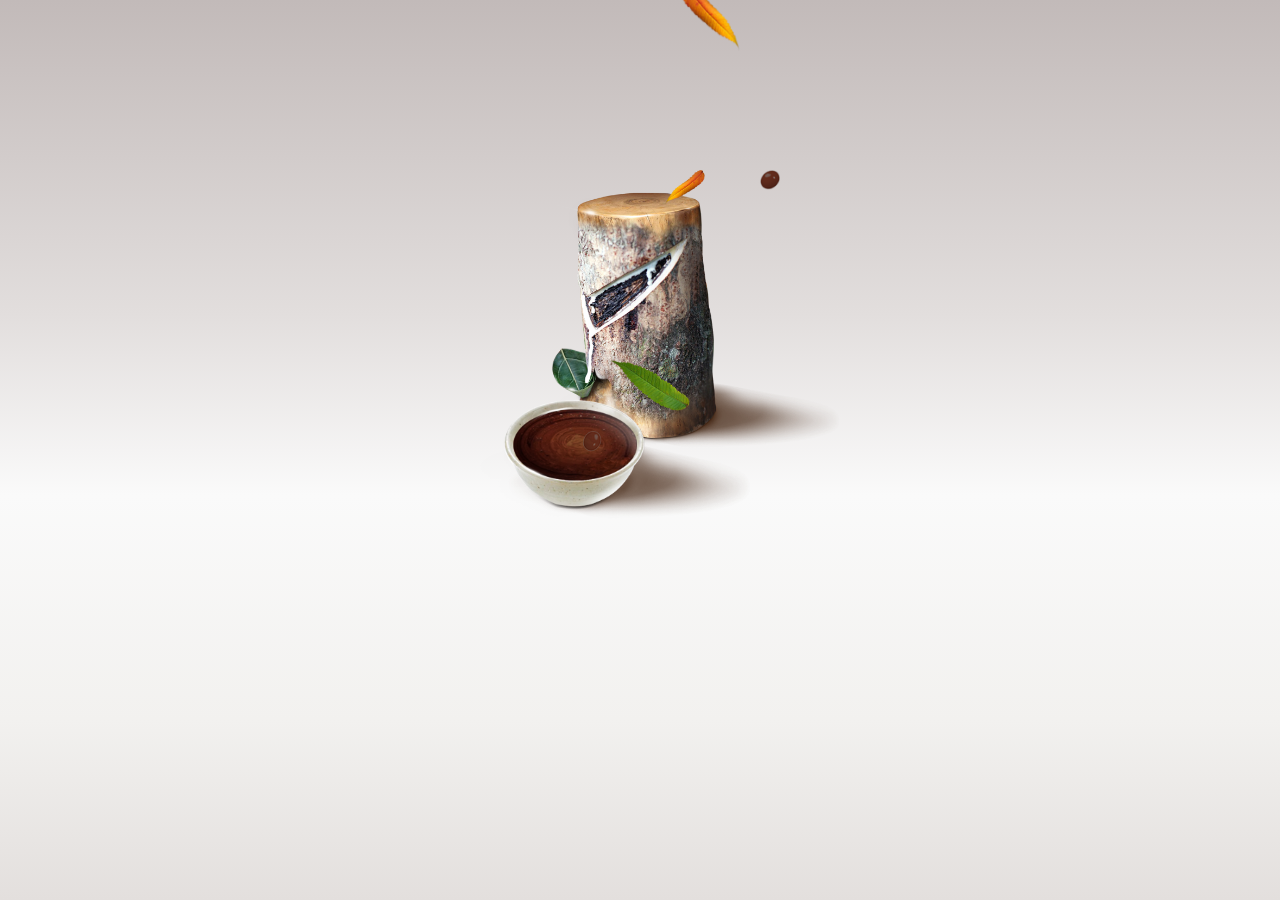
<file: projects/gongjiang/oil.html>
<!DOCTYPE html>
<html lang="zh-CN">
<head>
    <meta charset="UTF-8">
    <meta name="viewport" content="width=device-width,initial-scale=1">
    <title>微场景-工匠-麦壳</title>
    <link rel="stylesheet" href="css/normalize.css">
    <link rel="stylesheet" href="css/swiper-3.4.1.min.css">
    <link rel="stylesheet" href="css/animate.min.css">
    <link rel="stylesheet" href="css/oil.css">
    <script src="js/zepto.min.js"></script>
    <script src="js/fx.js"></script>
    <script src="js/fx_methods.js"></script>
    <script src="js/selector.js"></script>
    <script src="js/swiper-3.4.1.jquery.min.js"></script>
    <script src="js/swiper.animate1.0.2.min.js"></script>
    <script src="js/oil.js"></script>

</head>
<body>
<div class="swiper-container">
    <div class="swiper-wrapper">
        <div class="swiper-slide p1">
            <img src="images/oil/mu~iphone.png" class="ani" swiper-animate-effect="fadeIn" swiper-animate-duration=""
                 swiper-animate-delay="0.1s">
            <img src="images/oil/da_yezi1~iphone.png" class="ani" swiper-animate-effect="fadeInRight"
                 swiper-animate-delay="0.8s" swiper-animate-duration="0.6s">
            <img src="images/oil/da_yezi2~iphone.png" class="ani green" swiper-animate-effect="fadeInRight"
                 swiper-animate-delay="1.1s" swiper-animate-duration="0.8s">
            <img src="images/oil/da_yezi3~iphone.png" class="ani topyezhi" swiper-animate-effect="fadeInRight"
                 swiper-animate-delay="0.5s" swiper-animate-duration="0.5s">
            <img src="images/oil/qishang~iphone.png" class="ani" swiper-animate-effect="fadeInDownBig"
                 swiper-animate-delay="1.8s" swiper-animate-duration="3s">
            <img src="images/oil/qixia~iphone.png" class="ani" swiper-animate-effect="fadeIn" swiper-animate-delay="1.5s"
                 swiper-animate-duration="4.2s" >
            <img src="images/oil/wan~iphone.png" class="ani" swiper-animate-effect="fadeIn" swiper-animate-delay="1.3s"
                 swiper-animate-duration="4s">
            <section class="txt ani" swiper-animate-effect="fadeIn"
                     swiper-animate-duration="1s">
                <!--          <p>大漆</p>
                          <p>本草纲目 记载</p>
                          <p>凡验漆,惟稀者以物蘸起</p>
                          <p>细而不断,端而急收</p>
                          <p>大漆又名生漆</p>
                          <p>漆树自然分泌的乳,白色的液体</p>
                          <p>日晒后形成黑色漆膜</p>
                          <p>八年以上的漆树可产漆</p>
                          <p>三伏天所割之漆质最佳</p>-->
            </section>
        </div>
        <div class="swiper-slide p2">
            <img src="images/oil/fengwo~iphone.png" class="ani" swiper-animate-effect="fadeIn"
                 swiper-animate-duration="1.2s" swiper-animate-delay="">
            <img src="images/oil/la~iphone.png" class="ani" swiper-animate-effect="fadeIn"
                 swiper-animate-duration="1.5s" swiper-animate-delay="1s">
            <img src="images/oil/feng_yezi1~iphone.png" class="ani" swiper-animate-effect="fadeInDownBig"
                 swiper-animate-delay="1.8s" swiper-animate-duration="1s">
            <img src="images/oil/feng_yezi2~iphone.png" class="ani" swiper-animate-effect="fadeInDownBig"
                 swiper-animate-delay="2.3s" swiper-animate-duration="1.2s">
            <img src="images/oil/mifeng~iphone.png" class="ani" swiper-animate-effect="fadeInLeft"
                 swiper-animate-delay="3.8s">


            <section class="txt ani" swiper-animate-effect="fadeIn" swiper-animate-delay="3s"
                     swiper-animate-duration="4s">
                <p>蜂蜡</p>
                <p>
                    别名 白蜡,生武都山谷
                </p>
                <p>长于密房木石间</p>
                <p>蜂蜡古称黄占,蜂蜡</p>
                <p>蜂巢经熬制过滤后冷却即蜂蜡</p>
                <p>传统家具涂装有南漆北蜡说法</p>
                <p>蜂蜡最能维持木头本质美感</p>
            </section>
        </div>
        <div class="swiper-slide p3">
            <img src="images/oil/hetao~iphone.png" class="ani" swiper-animate-effect="fadeIn"
                 swiper-animate-duration="3s" swiper-animate-delay="0.1s">
            <img src="images/oil/suihetao_youshang~iphone.png" class="ani" swiper-animate-effect="fadeIn"
                 swiper-animate-duration="1.5s" swiper-animate-delay="1s">
            <img src="images/oil/suihetao~iphone.png" class="ani" swiper-animate-effect="fadeInDownBig"
                 swiper-animate-delay="1.8s" swiper-animate-duration="1s">
            <img src="images/oil/suihetao_zuoshang~iphone.png" class="ani" swiper-animate-effect="fadeInDownBig"
                 swiper-animate-delay="2.3s" swiper-animate-duration="1.2s">
            <img src="images/oil/suihetao_zhongjian~iphone.png" class="ani" swiper-animate-effect="fadeInLeft"
                 swiper-animate-delay="3.8s">
            <img src="images/oil/da_yezi2~iphone.png" class="ani green" swiper-animate-effect="fadeInRight"
                 swiper-animate-delay="1.1s" swiper-animate-duration="0.8s">

            <section class="txt ani" swiper-animate-effect="flip" swiper-animate-delay="3s"
                     swiper-animate-duration="5s">

                <p>核桃油</p>
                <p>属干性油</p>
                <p>宜初秋,初春使用</p>
                <p>古时保养木器</p>
                <p>以布包裹核桃仁碎擦拭表面</p>
                <p>可保护木材颜色不变</p>
            </section>
        </div>
        <div class="swiper-slide p4">
            <img src="images/oil/mula_wan2~iphone.png" class="ani" swiper-animate-effect="fadeIn"
                 swiper-animate-duration="1.2s" swiper-animate-delay="0.1s">
            <img src="images/oil/mula_wan~iphone.png" class="ani" swiper-animate-effect="fadeIn"
                 swiper-animate-duration="1.5s" swiper-animate-delay="1s">

            <img src="images/oil/mula_yezi~iphone.png" class="ani" swiper-animate-effect="fadeInUpBig"
                 swiper-animate-delay="1.4s" swiper-animate-duration="2s">


            <img src="images/oil/sui~iphone.png" class="ani" swiper-animate-effect="fadeIn"
                 swiper-animate-delay="2s" swiper-animate-duration="2s">

            <section class="txt ani" swiper-animate-effect="zoomInRight" swiper-animate-delay="2s"
                     swiper-animate-duration="7s">
               <p>木蜡油</p>
               <p>亚麻油与植物蜡融合</p>
               <p>主要成分为亚麻籽油,豆油</p>
               <p>和巴西棕榈油</p>
               <p>其中油能滋养木材而蜡能阻水</p>
               <p>木蜡油完全渗入木材后</p>
               <p>表面呈开放式木纹</p>
               <p>且抚之光滑如肌</p>

            </section>
        </div>
        <div class="swiper-slide p5">
            <img src="images/oil/ty_1~iphone.png" class="ani" swiper-animate-effect="fadeIn"
                 swiper-animate-duration="1.2s" swiper-animate-delay="">


            <img src="images/oil/ty_2~iphone.png" class="ani" swiper-animate-effect="fadeInUpBig"
                 swiper-animate-delay="2s" swiper-animate-duration="2s">

            <img src="images/oil/ty_3~iphone.png" class="ani" swiper-animate-effect="fadeIn"
                 swiper-animate-duration="1.5s" swiper-animate-delay="1s">

            <img src="images/oil/ty_4~iphone.png" class="ani" swiper-animate-effect="fadeInLeft"
                 swiper-animate-delay="1.4s" swiper-animate-duration="2s">
            <img src="images/oil/ty_5~iphone.png" class="ani" swiper-animate-effect="fadeIn"
                 swiper-animate-delay="3.3s" swiper-animate-duration="2s">

            <section class="txt ani" swiper-animate-effect="rollIn" swiper-animate-delay="3s"
                     swiper-animate-duration="4s">
                <p>桐油</p>
                <p>纲目 甘微辛,寒,有大毒</p>
                <p>桐油分生,熟两种</p>
                <p>桐籽压榨得生桐油</p>
                <p>外观淡黄,常用于医药化工</p>
                <p>生桐油高温加工得熟桐油</p>
                <p>混合熟桐油稳定性好</p>
                <p>宜做木器涂料</p>
                <p>云南地区多产桐油</p>

            </section>
        </div>
    </div>
</div>
</body>
</html>
</file>
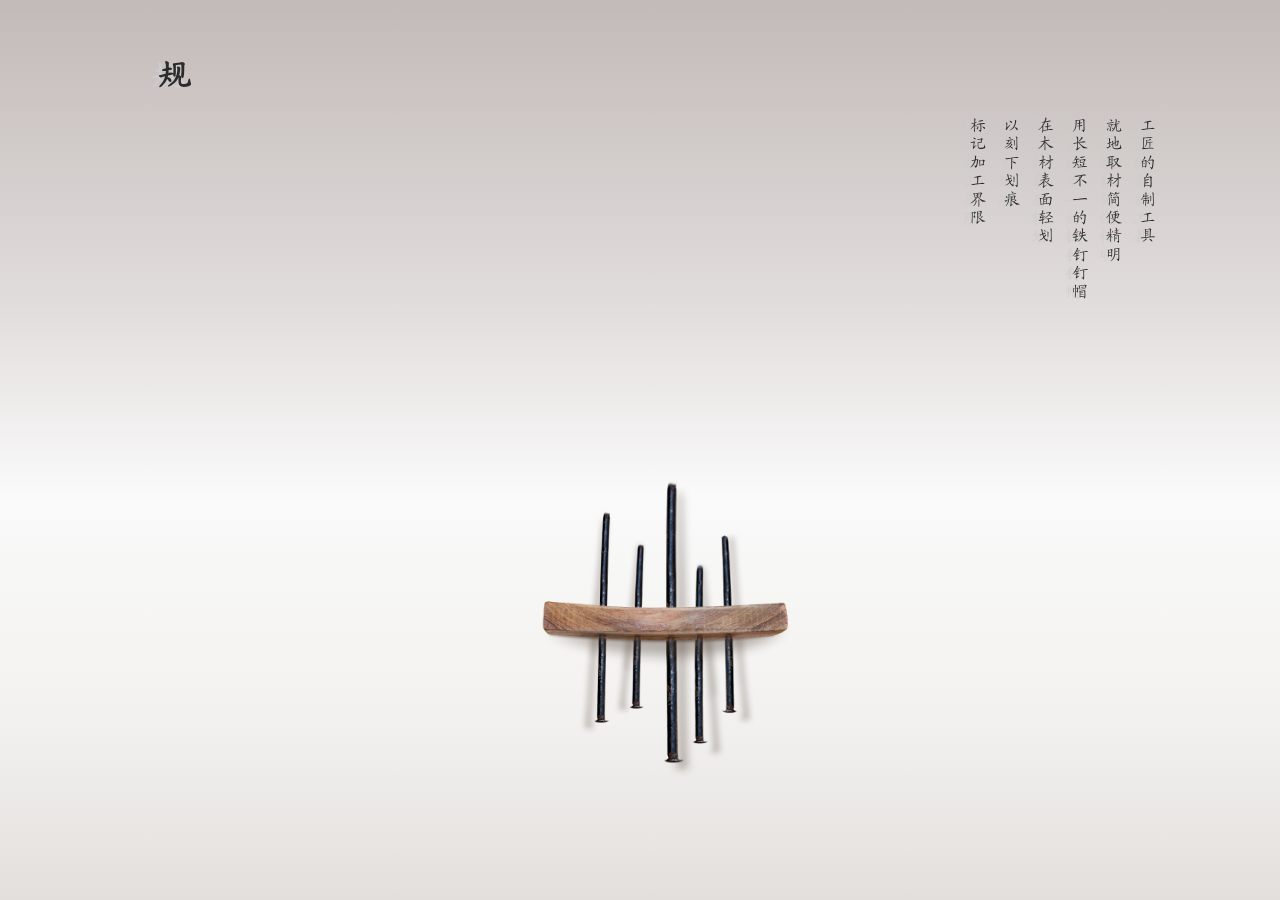
<file: projects/gongjiang/tool.html>
<!DOCTYPE html>
<html lang="zh-CN">
<head>
    <meta charset="UTF-8">
    <meta name="viewport" content="width=device-width,initial-scale=1">
    <title>tool-工匠-麦壳儿</title>
    <link rel="stylesheet" href="css/normalize.css">
    <link rel="stylesheet" href="css/swiper-3.4.1.min.css">
    <link rel="stylesheet" href="css/animate.min.css">
    <link rel="stylesheet" href="css/tool.css">
    <script src="js/zepto.min.js"></script>
    <script src="js/touch.js"></script>
    <!--<script src="js/gesture.js"></script>-->
    <script src="js/fx.js"></script>
    <script src="js/fx_methods.js"></script>
    <script src="js/selector.js"></script>
    <script src="js/swiper-3.4.1.jquery.min.js"></script>
    <script src="js/swiper.animate1.0.2.min.js"></script>
    <script src="js/tool.js"></script>
</head>
<body>
<div class="swiper-container">
    <div class="swiper-wrapper">
     <!--   <div class="swiper-slide p1">
            <div class="box">
                <img src="images/tool/0_1~iphone.png" class="ani" swiper-animate-effect="slideInRight"
                     swiper-animate-delay="0.2s" swiper-animate-duration="2s">
            </div>
            <section class="txt ani" swiper-animate-effect="fadeIn" swiper-animate-delay="1s"
                     swiper-animate-duration="2s">
                <h1>铲</h1>
                <p>铲 削 &nbsp 是对木材异形加工</p>
                <p>如铲棱角 &nbsp 铲平面等</p>
            </section>
        </div>
        <div class="swiper-slide p2">
            <div class="box current">
                <img src="images/tool/0_1~iphone.png" class="ani" swiper-animate-effect="slideInRight"
                     swiper-animate-delay="0s" swiper-animate-duration="1s">
            </div>
            <div class="boxOther current">
                <img src="images/tool/0-2~iphone.png" class="ani" swiper-animate-effect="slideInRight"
                     swiper-animate-delay="0s" swiper-animate-duration="1s">
                <img src="images/tool/0-3~iphone.png" class="ani" swiper-animate-effect="slideInRight"
                     swiper-animate-delay="0s" swiper-animate-duration="1s">
                <img src="images/tool/0-4~iphone.png" class="ani" swiper-animate-effect="slideInRight"
                     swiper-animate-delay="0s" swiper-animate-duration="1s">
            </div>
            <section class="txt ani" swiper-animate-effect="fadeIn" swiper-animate-delay="1s"
                     swiper-animate-duration="3s">
                <p>木工所用铲中</p>
                <p>分平口 &nbsp 斜口</p>
                <p>圆铲口</p>
            </section>
        </div>
        <div class="swiper-slide p3 ">
            <div class="box ani" swiper-animate-effect="fadeInUp"
                 swiper-animate-delay="0.1s" swiper-animate-duration="1s">
                <img src="images/tool/0_1~iphone.png">
                <img src="images/tool/0-2~iphone.png">
                <img src="images/tool/0-3~iphone.png">
                <img src="images/tool/0-4~iphone.png">
            </div>
        </div>
        <div class="swiper-slide p4">
            <div class="box">
                <img src="images/tool/10_0~iphone.png" class="ani" swiper-animate-effect="slideInRight"
                     swiper-animate-delay="0.2s" swiper-animate-duration="2s">
            </div>
            <section class="txt ani" swiper-animate-effect="fadeIn" swiper-animate-delay="1s"
                     swiper-animate-duration="2s">
                <h1>凿</h1>
                <p>窄刃口厚为钢凿</p>
                <p>凿卯眼的专用工具</p>
            </section>
        </div>
        <div class="swiper-slide p4 p5">
            <div class="box">
                <img src="images/tool/10_0~iphone.png" class="ani" swiper-animate-effect="slideInRight"
                     swiper-animate-delay="0.2s" swiper-animate-duration="2s">
            </div>
            <section class="txt ani" swiper-animate-effect="fadeIn" swiper-animate-delay="1s"
                     swiper-animate-duration="2s">
                <p>利用劈的原理</p>
                <p>使卯眼内壁光洁工整</p>
            </section>
        </div>
        <div class="swiper-slide p6">
            <div class="box current">
                <img src="images/tool/1_0~iphone.png" class="ani" swiper-animate-effect="slideInRight"
                     swiper-animate-delay="0.2s" swiper-animate-duration="2s">
                <img src="images/tool/1_1~iphone.png" class="ani" swiper-animate-effect="slideInRight"
                     swiper-animate-delay="0.2s" swiper-animate-duration="2s">
            </div>
            <section class="txt ani" swiper-animate-effect="fadeIn" swiper-animate-delay="1s"
                     swiper-animate-duration="2s">
                <h1>刨</h1>
                <p>平刨用子</p>
                <p>平整木材表面</p>
            </section>
        </div>
        <div class="swiper-slide p6 p7">
            <div class="box current">
                <img src="images/tool/1_0~iphone.png" class="ani" swiper-animate-effect="slideInRight"
                     swiper-animate-delay="0.2s" swiper-animate-duration="2s">
                <img src="images/tool/1_1~iphone.png" class="ani" swiper-animate-effect="slideInRight"
                     swiper-animate-delay="0.2s" swiper-animate-duration="2s">
            </div>
            <section class="txt ani" swiper-animate-effect="bounceInDown" swiper-animate-delay="0.1s"
                     swiper-animate-duration="3.5s">
                <p>刨床</p>
                <p>刨刀</p>
                <p>刨楔组成</p>
            </section>
        </div>
        <div class="swiper-slide p8">
            <div class="box current">
                <img src="images/tool/1_2~iphone.png">
                <img src="images/tool/1_3~iphone.png">
                <img src="images/tool/1_4~iphone.png">
                <img src="images/tool/1_5~iphone.png">
            </div>
            <section class="txt ani" swiper-animate-effect="bounceInUp" swiper-animate-delay="0.1s"
                     swiper-animate-duration="3.5s">
                <p>因刨床长度不同</p>
                <p>功能与造型各异</p>
            </section>
        </div>-->
      <!--  <div class="swiper-slide p9">
            <div class="box ">
                <img src="images/tool/12_1~iphone.png">
                <img src="images/tool/12_3~iphone.png">
                <img src="images/tool/12_2~iphone.png">
            </div>
            <section class="txt ani">
                <h1>尺</h1>
                <p>校验角度工具</p>
                <p>由两条直尺组成</p>
                <p>可展开任意角度</p>
            </section>
        </div>
        <div class="swiper-slide p9 p10 ">
            <div class="box current">
                <img src="images/tool/12_1~iphone.png">
                <img src="images/tool/12_3~iphone.png">
                <img src="images/tool/12_2~iphone.png">
                <img src="images/tool/12_4~iphone.png">
                <img src="images/tool/12_5~iphone.png">
            </div>
            <section class="txt ani" swiper-animate-effect="fadeOutLeft" swiper-animate-delay="0.1s"
                     swiper-animate-duration="2.5s">
                <h1>尺</h1>
                <p>校验角度工具</p>
                <p>由两条直尺组成</p>
                <p>可展开任意角度</p>
            </section>
        </div>-->
        <div class="swiper-slide p11">
            <div class="box ">
                <img src="images/tool/11_l1~iphone.png" class="ani" swiper-animate-effect="fadeInDownBig" swiper-animate-delay="0.3s"
                     swiper-animate-duration="3.5s">
                <img src="images/tool/11_l2~iphone.png" class="ani" swiper-animate-effect="fadeInDownBig" swiper-animate-delay="0.5s"
                     swiper-animate-duration="3.5s">
                <img src="images/tool/11_middle~iphone.png" class="ani" swiper-animate-effect="fadeInDownBig" swiper-animate-delay="0.6s"
                     swiper-animate-duration="3.5s">
                <img src="images/tool/11_R1~iphone.png" class="ani" swiper-animate-effect="fadeInDownBig" swiper-animate-delay="0.2s"
                     swiper-animate-duration="3.5s">
                <img src="images/tool/11_R2~iphone.png" class="ani" swiper-animate-effect="fadeInDownBig" swiper-animate-delay="0.9s"
                     swiper-animate-duration="3.5s">
                <img src="images/tool/11_part~iphone.png" class="ani" swiper-animate-effect="fadeInUpBig" swiper-animate-delay="0.2s"
                     swiper-animate-duration="2.5s">
            </div>
            <section class="txt ani" swiper-animate-effect="lightSpeedIn" swiper-animate-delay="3s"
                     swiper-animate-duration="2.5s">
                <h1>规</h1>
                <p>工匠的自制工具</p>
                <p>就地取材简便精明</p>
                <p>用长短不一的铁钉钉帽</p>
                <p>在木材表面轻划</p>
                <p>以刻下划痕</p>
                <p>标记加工界限</p>
            </section>
        </div>
        <div class="swiper-slide p12">
            <div class="box ">
                <img src="images/tool/2_0~iphone.png" >
                <img src="images/tool/2_1~iphone.png" >
                <img src="images/tool/2_2~iphone.png" >
                <img src="images/tool/2_3~iphone.png" >
            </div>
            <section class="txt ani" swiper-animate-effect="zoomInLeft" swiper-animate-delay="0s"
                     swiper-animate-duration="2.5s">
                <h1>钻</h1>
                <p>由握 &nbsp 钻杆 &nbsp 拉杆</p>
                <p>和纤绳等组成</p>
                <p>内有圆口</p>
                <p>竹片与钻杆相接</p>
                <p>可自由转动</p>
            </section>
        </div>

    </div>
</div>
</div>
</body>
</html>
</file>
<file: css/style.css>
/*
 * @Author: Macrolam
 */
body, h1, h2, h3, h4, dl, dt, dd, ul, ol, li, textarea, input, div, p, img, button {
    padding: 0;
    margin: 0;
    list-style: none;
    border: 0;
}

body, html {
    color: #333;
    font-family: arial;
    font-size: 16px;
    height: 100%;
    overflow: hidden;
}

a {
    color: #333;
    text-decoration: none;
}

a:hover {
    color: #333;
    text-decoration: none;
}

i {
    font-style: normal;
}

#container {
    width: 100%;
    height: 100%;
    position: absolute;
    top: 0%;
    /*必须和js里的一致，屏幕的百分比形式*/
    left: 0;
}

/* -----------------------------------------header page----------------------------------------- */

header {
    width: 100px;
    height: 100%;
    position: fixed;
    left: 0;
    top: 0;
    z-index: 100;
}

header .logo {
    margin-top: 20px;
    margin-left: 20px;
    animation: autoplay 1s linear;
}

header .logoText {
    color: #fff;
    font-size: 14px;
    font-weight: 200;
    margin-left: -2px;
    margin-top: -10px;
    opacity: 0;
    transition: all 1s;
}

header .logo:hover .logoText {
    opacity: 1;

}

@keyframes autoplay {
    0% {
        transform: rotate(0deg);
        transform-origin: 40% 40%;
    }
    100% {
        transform: rotate(360deg);
    }
}

header nav {
    width: 130px;
    height: 300px;
    position: absolute;
    top: 50%;
    margin-top: -150px;
    display: none;
}

header nav ol {
    position: absolute;
    color: #fff;
    padding: 20px;
    font-size: 18px;
    font-family: Comic;
}

header nav ol i {
    height: 12px;
    background: url(../images/arr.png) no-repeat center right;
    padding-right: 14px;
}

header nav ol li {
    width: 8px;
    height: 8px;
    background: #fff;
    border-radius: 50%;
    margin: 30px 0 0 15px;
}

header nav ol .current {
    width: 10px;
    height: 10px;
    margin-left: 13px;
    background: #17a2f7;
}

header nav ul {
    height: 100%;
    color: #fff;
    position: absolute;
    padding: 15px;
    padding-top: 50px;
    left: -140px;
    background: rgba(0, 0, 0, 0.0);
}

header nav ul li {
    cursor: pointer;
    margin-top: 20px;
}

header nav ul li span {
    width: 7px;
    height: 7px;
    background: #fff;
    border-radius: 50%;
    display: inline-block;
    margin-right: 10px;
}

header nav ul li .current1 {
    background: #17a2f7;
}

header nav ul .current {
    color: #17a2f7;
}

/* ---------------------------------------home page--------------------------------------- */

#home {
    width: 100%;
    height: 100%;
    background: #ccc url(../images/home-bg2.jpg) no-repeat center top;
    background-size: cover;
    box-shadow: 0 0 0 10000px rgba(0, 0, 0, 0.8) inset;
    position: relative;
    font-family: "微软雅黑";
}

.home-con {
    width: 600px;
    height: 280px;
    position: absolute;
    left: 50%;
    top: -50%;
    margin-top: -140px;
    margin-left: -300px;
    text-align: center;
    overflow: hidden;
}

.home-con .show1 {
    width: 600px;
    height: 90px;
    font-size: 72px;
    font-weight: bold;
    color: #fff;
    outline: none;
    position: relative;
    overflow: hidden;
}

.home-con .line {
    width: 600px;
    height: 2px;
    background: #18a2fa;
    display: block;
    position: absolute;
    margin-top: 10px;
    left: -100%;
}

.home-con .text {
    width: 600px;
    height: 84px;
    margin-top: 35px;
    font-size: 20px;
    color: #fff;
    display: none;
}

.home-con .btn {
    width: 178px;
    height: 56px;
    margin-left: 210px;
    border: 1px solid #17a2f7;
    border-radius: 2px;
    line-height: 56px;
    color: #fff;
    font-size: 18px;
    font-family: arial;
    cursor: pointer;
    display: none;
}

.home-con .current {
    background: #15a4fa;
    color: #fff;
}

/* --------------------------------------------skills page--------------------------------------------------- */

#skills {
    width: 100%;
    height: 100%;
    background: pink url(../images/home-bg4.jpg) no-repeat center center;
    background-size: cover;
    position: relative;
    overflow: hidden;
    box-sizing: border-box;
    box-shadow: 0 0 0 10000px rgba(0, 0, 0, 0.7) inset;
}

.skills-in {
    width: 1140px;
    height: 480px;
    text-align: center;
    position: absolute;
    top: 50%;
    left: 50%;
    margin-top: -280px;
    margin-left: -570px;
    transform: translate(0, 0) scale(1, 1);
    transition: all 1s;
}

.on.no .skills-in {
    transform: translate(0, 800px) scale(0.5, 0.5);
}

.skills-in h3 {
    width: 1140px;
    height: 65px;
    font-size: 48px;
    letter-spacing: 5px;
    font-weight: bold;
    color: #fff;
}

.skills-in .div {
    width: 550px;
    height: 35px;
    margin: 0 auto;
    background: url(../images/settings.png) no-repeat center center;
}

.skills-in .div span {
    width: 222px;
    height: 2px;
    margin-top: 18px;
    background: #f9f9f9;
    display: inline-block;
    float: left;
}

.skills-in .div .line-r {
    float: right;
}

.skills-in .text {
    width: 900px;
    margin: 0 auto;
    margin-top: 15px;
    font-size: 14px;
    font-family: "黑体";
    color: #f5f5f5;
}

.skills-in .down {
    width: 1000px;
    height: 220px;
    margin: 0 auto;
    margin-top: 80px;
}

.on.no .skills-in .down dl {
    transform: rotate(360deg);
}

.skills-in .down dl {
    width: 200px;
    height: 220px;
    margin-left: 40px;
    float: left;
    transform: rotate(0deg);
    transition: all 2s;
}

.skills-in .down dl dt {
    width: 165px;
    height: 165px;
    padding-left: 20px;
}

.skills-in .down dl:hover {
    animation: myshow 2s;
}

@keyframes myshow {
    0% {
        transform: scale(0.5, 0.5)
    }
    100% {
        transform: scale(1, 1)
    }
}

.skills-in .down dl dd {
    width: 200px;
    height: 40px;
    color: #0066FF;
    margin-top: 20px;
    font-size: 18px;
}

.skills-in .down dl:nth-of-type(2) dd {
    color: #ff8018;
}

.skills-in .down dl:nth-of-type(3) dd {
    color: #60f900;
}

.skills-in .down dl:nth-of-type(4) dd {
    color: #ddd800;
}

/* ----------------------------------------------------------------------------------------------------- */

#banner {
    width: 100%;
    height: 100%;
    background: url(../images/home-bg09.jpg) no-repeat center center;
    background-size: cover;
    position: relative;
    overflow: hidden;
    box-sizing: border-box;
    box-shadow: 0 0 0 10000px rgba(0, 0, 0, 0.7) inset;
}

.banner-in {
    width: 1140px;
    height: 480px;
    text-align: center;
    position: absolute;
    top: 50%;
    left: 50%;
    margin-top: -280px;
    margin-left: -570px;
    transform: translate(0, 0) scale(1, 1);
    transition: all 1s;
}

.on.no .banner-in {
    transform: translate(0, 800px) scale(0.5, 0.5);
}

.banner-in h3 {
    width: 1140px;
    height: 60px;
    font-size: 48px;
    letter-spacing: 5px;
    font-weight: bold;
    color: #fff;
}

.banner-in .div {
    width: 550px;
    height: 50px;
    margin: 0 auto;
    background: url(../images/banner.png) no-repeat center center;
}

.banner-in .div span {
    width: 222px;
    height: 2px;
    margin-top: 25px;
    background: #f9f9f9;
    display: inline-block;
    float: left;
}

.banner-in .div .line-r {
    float: right;
}

.banner-in .text {
    width: 900px;
    margin: 0 auto;
    margin-top: 10px;
    font-size: 14px;
    font-family: "黑体";
    color: #f5f5f5;
}

.banner-in .down {
    width: 758px;
    height: 350px;
    border: 1px solid #000;
    margin: 0 auto;
    margin-top: 25px;
    position: relative;
    overflow: hidden;
}

.banner-in .down ul {
    width: 9999px;
    position: absolute;
    top: 0;
    left: 0;
}

.banner-in .down img {
    width: 758px;
    height: 350px;
}

.banner-in .down ul li {
    width: 758px;
    height: 350px;
    cursor: pointer;
    float: left;
}

.banner-in .down ol {
    position: absolute;
    bottom: 10px;
    left: 50%;
    z-index: 2;
}

.banner-in .down ol li {
    width: 10px;
    height: 10px;
    margin-left: 5px;
    border-radius: 50%;
    background: #fff;
    cursor: pointer;
    float: left;
}

.banner-in .down ol .current {
    background: #18a2fa;
    opacity: 0.5;
}

.banner-in .down span {
    width: 39px;
    height: 70px;
    background: url(../images/arrow1.png) no-repeat 0 0;
    display: none;
    cursor: pointer;
    z-index: 2;
}

.banner-in .down .left {
    position: absolute;
    left: 0;
    top: 50%;
    margin-top: -35px;
}

.banner-in .down .right {
    position: absolute;
    right: 0;
    top: 50%;
    margin-top: -35px;
    background-position: -41px 0;
}

.show {
    width: 100%;
    height: 100%;
    position: absolute;
    top: 0;
    left: 0;
    box-shadow: 0 0 0 10000px rgba(0, 0, 0, 0.8) inset;
    z-index: 3;
    display: none;
}

.show .box {
    width: 1140px;
    height: 526px;
    position: relative;
    top: 50%;
    left: 50%;
    margin-left: -570px;
    margin-top: -263px;
    overflow: hidden;
}

.show .box ul {
    width: 9999px;
    height: 526px;
    position: absolute;
    top: 0;
    left: 0;
}

.show .box ul li {
    width: 1140px;
    height: 526px;
    float: left;
}

.show .box i {
    width: 25px;
    height: 25px;
    background: rgba(0, 0, 0, 0.7);
    font-size: 20px;
    color: #fff;
    cursor: pointer;
    text-align: center;
    line-height: 25px;
    position: absolute;
    top: 0;
    right: 0;
    display: block;
    z-index: 4;
}

.show .box span {
    width: 39px;
    height: 70px;
    background: url(../images/arrow1.png) no-repeat 0 0;
    display: none;
    cursor: pointer;
    z-index: 4;
}

.show .box .left {
    position: absolute;
    left: 0;
    top: 50%;
    margin-top: -35px;
}

.show .box .right {
    position: absolute;
    right: 0;
    top: 50%;
    margin-top: -35px;
    background-position: -41px 0;
}

/* ----------------------------------------------------------------- */
#icon {
    width: 100%;
    height: 100%;
    background: url(../images/home-bg07.jpg) no-repeat center center;
    background-size: cover;
    position: relative;
    overflow: hidden;
    box-sizing: border-box;
    box-shadow: 0 0 0 10000px rgba(0, 0, 0, 0.7) inset;
}

.icon-in {
    width: 1140px;
    height: 480px;
    text-align: center;
    position: absolute;
    top: 50%;
    left: 50%;
    margin-top: -280px;
    margin-left: -570px;
    transform: translate(0, 0) scale(1, 1);
    transition: all 1s;
}

.on.no .icon-in {
    transform: translate(0, 800px) scale(0.5, 0.5);
}

.icon-in h3 {
    width: 1140px;
    height: 60px;
    font-size: 48px;
    letter-spacing: 5px;
    font-weight: bold;
    color: #fff;
}

.icon-in .div {
    width: 550px;
    height: 50px;
    margin: 0 auto;
    background: url(../images/icon.png) no-repeat center center;
}

.icon-in .div span {
    width: 222px;
    height: 2px;
    margin-top: 25px;
    background: #f9f9f9;
    display: inline-block;
    float: left;
}

.icon-in .div .line-r {
    float: right;
}

.icon-in .text {
    width: 900px;
    margin: 0 auto;
    margin-top: 10px;
    font-size: 14px;
    font-family: "黑体";
    color: #f5f5f5;
}

.icon-in .down {
    width: 1140px;
    height: 350px;
    margin: 0 auto;
    margin-top: 25px;
    position: relative;
    overflow: hidden;
}

.icon-in .down ul {
    width: 9999px;
    height: 350px;
    position: absolute;
    top: 0;
    left: 0;
}

.icon-in .down ul li {
    width: 267px;
    height: 350px;
    margin-right: 24px;
    float: left;
}

.icon-in .down ul li div {
    width: 267px;
    height: 267px;
    cursor: pointer;
}

.icon-in .down ul li:nth-of-type(1) div {
    background: url(../images/icon1.png) no-repeat;
    background-size: cover;
    transform: scale(1, 1);
    transition: all 1.6s;
}

.on.no .icon-in .down ul li:nth-of-type(1) div {
    transform: scale(0, 0);
}

.icon-in .down ul li:nth-of-type(2) div {
    background: url(../images/icon2.png) no-repeat;
    background-size: cover;
    transform: scale(1, 1);
    transition: all 1.6s;
}

.on.no .icon-in .down ul li:nth-of-type(2) div {
    transform: scale(0, 0);
}

.icon-in .down ul li:nth-of-type(3) div {
    background: url(../images/icon3.png) no-repeat;
    background-size: cover;
    transform: scale(1, 1);
    transition: all 1.6s;
}

.on.no .icon-in .down ul li:nth-of-type(3) div {
    transform: scale(0, 0);
}

.icon-in .down ul li:nth-of-type(4) div {
    background: url(../images/icon4.png) no-repeat;
    background-size: cover;
    transform: scale(1, 1);
    transition: all 1.6s;
}

.on.no .icon-in .down ul li:nth-of-type(4) div {
    transform: scale(0, 0);
}

.icon-in .down ul li:nth-of-type(5) div {
    background: url(../images/icon5.png) no-repeat;
    background-size: cover;
    transform: scale(1, 1);
    transition: all 1.6s;
}

.on.no .icon-in .down ul li:nth-of-type(5) div {
    transform: scale(0, 0);
}

.icon-in .down ul li:nth-of-type(6) div {
    background: url(../images/icon6.png) no-repeat;
    background-size: cover;
    transform: scale(1, 1);
    transition: all 1.6s;
}

.on.no .icon-in .down ul li:nth-of-type(6) div {
    transform: scale(0, 0);
}

.icon-in .down ul li:nth-of-type(7) div {
    background: url(../images/icon7.png) no-repeat;
    background-size: cover;
    transform: scale(1, 1);
    transition: all 1.6s;
}

.on.no .icon-in .down ul li:nth-of-type(7) div {
    transform: scale(0, 0);
}

.icon-in .down ul li:nth-of-type(8) div {
    background: url(../images/icon8.png) no-repeat;
    background-size: cover;
    transform: scale(1, 1);
    transition: all 1.6s;
}

.on.no .icon-in .down ul li:nth-of-type(8) div {
    transform: scale(0, 0);
}

.icon-in .down ul li:nth-of-type(9) div {
    background: url(../images/icon9.png) no-repeat;
    background-size: cover;
    transform: scale(1, 1);
    transition: all 1.6s;
}

.on.no .icon-in .down ul li:nth-of-type(9) div {
    transform: scale(0, 0);
}

.icon-in .down ul li:nth-of-type(10) div {
    background: url(../images/icon10.png) no-repeat;
    background-size: cover;
    transform: scale(1, 1);
    transition: all 1.6s;
}

.on.no .icon-in .down ul li:nth-of-type(10) div {
    transform: scale(0, 0);
}

.icon-in .down ul li:nth-of-type(11) div {
    background: url(../images/icon1.png) no-repeat;
    background-size: cover;
    transform: scale(1, 1);
    transition: all 1.6s;
}

.on.no .icon-in .down ul li:nth-of-type(11) div {
    transform: scale(0, 0);
}

.icon-in .down ul li:nth-of-type(12) div {
    background: url(../images/icon2.png) no-repeat;
    background-size: cover;
    transform: scale(1, 1);
    transition: all 1.6s;
}

.on.no .icon-in .down ul li:nth-of-type(12) div {
    transform: scale(0, 0);
}

.icon-in .down ul li:nth-of-type(13) div {
    background: url(../images/icon3.png) no-repeat;
    background-size: cover;
    transform: scale(1, 1);
    transition: all 1.6s;
}

.on.no .icon-in .down ul li:nth-of-type(13) div {
    transform: scale(0, 0);
}

.icon-in .down ul li:nth-of-type(14) div {
    background: url(../images/icon4.png) no-repeat;
    background-size: cover;
    transform: scale(1, 1);
    transition: all 1.6s;
}

.on.no .icon-in .down ul li:nth-of-type(14) div {
    transform: scale(0, 0);
}

.icon-in .down ul li p {
    width: 267px;
    height: 50px;
    color: #fff;
    margin-top: 15px;
    text-align: center;
    line-height: 25px;
}

.icon-in .down ul li p strong {
    font-size: 20px;
    font-weight: normal;
}

.icon-in .down ul li p span {
    font-size: 12px;
}

.show2 {
    width: 100%;
    height: 100%;
    position: absolute;
    top: 0;
    left: 0;
    box-shadow: 0 0 0 10000px rgba(0, 0, 0, 0.8) inset;
    z-index: 3;
    display: none;
}

.show2 .box {
    width: 500px;
    height: 500px;
    position: relative;
    top: 50%;
    left: 50%;
    margin-left: -250px;
    margin-top: -250px;
    /*background: url(../images/1.jpg) no-repeat;*/
    background-size: cover;
}

.show2 .box i {
    width: 25px;
    height: 25px;
    background: rgba(0, 0, 0, 0.7);
    font-size: 20px;
    color: #fff;
    cursor: pointer;
    text-align: center;
    line-height: 25px;
    position: absolute;
    top: 0;
    right: 0;
    display: block;
    z-index: 9;
    font-style: normal;
}

/* -------------------------------------------- */

#webs {
    width: 100%;
    height: 100%;
    background: url(../images/home-bg10.jpg) no-repeat center center;
    background-size: cover;
    position: relative;
    overflow: hidden;
    box-sizing: border-box;
    box-shadow: 0 0 0 10000px rgba(0, 0, 0, 0.7) inset;
}

.webs-in {
    width: 490px;
    height: 628px;
    position: absolute;
    top: 50%;
    left: 50%;
    margin-top: -315px;
    margin-left: -530px;
    background: url(../images/11110.png) no-repeat center center;
    background-size: cover;
    border-radius: 10px;
    transform: translate(0, 0) scale(1, 1);
    transition: all 1s;
}

.on.no .webs-in {
    transform: translate(0, 800px) scale(0.5, 0.5);
}

.webs-in .web {
    width: 467px;
    height: 595px;
    margin: 13px 0 0 10px;
    border: 1px solid #ccc;
    border-radius: 10px;
    background: url(../images/jd.jpg) no-repeat center center;
}

.webs-in .web a {
    width: 467px;
    height: 595px;
    border-radius: 10px;
    display: inline-block;
}

.webs-r {
    width: 540px;
    height: 500px;
    position: absolute;
    top: 50%;
    left: 50%;
    margin-top: -260px;
    transform: translate(0, 0) scale(1, 1);
    transition: all 1s;
}

.on.no .webs-r {
    transform: translate(800px, 0) scale(0.3, 0.3);
}

.webs-r .one {
    width: 160px;
    height: 160px;
    position: absolute;
    left: 0;
    top: 0;
}

.webs-r span {
    display: inline-block;
    position: absolute;
    cursor: pointer;
}

.webs-r p span:nth-of-type(1) {
    width: 160px;
    height: 160px;
    left: 10px;
    top: 5px;
     border-radius:100%;
    background: #fff;
    opacity:.6;
}

.webs-r p span:nth-of-type(2) {
    width: 140px;
    height: 140px;
    left: 20px;
    top: 15px;

     border-radius:100%;

  background: #fff;
    opacity:.8;
}
 .webs-r p span:nth-of-type(3){
    transform:rotate(0deg);
    transition:all 0.5s;
}
.webs-r p span:nth-of-type(3):hover{
transform:rotateZ(10deg);
}

.webs-r .one span:nth-of-type(3) {
    width: 80px;
    height: 80px;
    left: 45px;
    top: 41px;
    border: 5px solid #03b9d6;
    background: url(../images/jdlogo.jpg) no-repeat;
    background-size: cover;
    border-radius: 50%;
}

.webs-r .one.no span:nth-of-type(3) {
    animation: myweb1 2s linear;
}

@keyframes myweb1 {
    0% {
        transform: translate(0, 0) scale(1, 1);
    }
    35% {
        transform: translate(-370px, 150px) scale(0, 0);
    }
    65% {
        transform: translate(-370px, 150px) scale(0, 0);
    }
    100% {
        transform: translate(0, 0) scale(1, 1);
    }
}

@keyframes mysport {
    0% {
        transform: rotate(0deg);
    }
    100% {
        transform: rotate(360deg);
    }
}















.webs-r .two {
    width: 160px;
    height: 160px;
    position: absolute;
    left: 200px;
    top: 0;
}

// .webs-r .two span:nth-of-type(1) {
//     width: 160px;
//     height: 160px;
//     background: url(../images/circle.png);
//     left: 10px;
//     top: 5px;
//     animation: mysport 7s linear infinite;
// }

// .webs-r .two span:nth-of-type(2) {
//     width: 140px;
//     height: 140px;
//     background: url(../images/circle01.png);
//     left: 20px;
//     top: 15px;
//     background-size: cover;
//     animation: mysport 4s linear infinite;
// }

.webs-r .two span:nth-of-type(3) {
    width: 80px;
    height: 80px;
    left: 45px;
    top: 41px;
    border: 5px solid #03b9d6;
    background: #fff url(../images/tmall.png) no-repeat -33px 0;
    background-size: cover;
    border-radius: 50%;
}

.webs-r .two.no span:nth-of-type(3) {
    animation: myweb2 2s linear;
}

@keyframes myweb2 {
    0% {
        transform: translate(0, 0) scale(1, 1);
    }
    35% {
        transform: translate(-570px, 150px) scale(0, 0);
    }
    65% {
        transform: translate(-570px, 150px) scale(0, 0);
    }
    100% {
        transform: translate(0, 0) scale(1, 1);
    }
}

.webs-r .three {
    width: 160px;
    height: 160px;
    position: absolute;
    left: 400px;
    top: 0;
}


.webs-r .three span:nth-of-type(3) {
    width: 80px;
    height: 80px;
    left: 45px;
    top: 41px;
    border: 5px solid #03b9d6;
    background: url(../images/mogujie.jpg) no-repeat;
    background-size: cover;
    border-radius: 50%;
}

.webs-r .three.no span:nth-of-type(3) {
    animation: myweb3 2s linear;
}

@keyframes myweb3 {
    0% {
        transform: translate(0, 0) scale(1, 1);
    }
    35% {
        transform: translate(-770px, 150px) scale(0, 0);
    }
    65% {
        transform: translate(-770px, 150px) scale(0, 0);
    }
    100% {
        transform: translate(0, 0) scale(1, 1);
    }
}

.webs-r .four {
    width: 160px;
    height: 160px;
    position: absolute;
    left: 0;
    top: 280px;
}


.webs-r .four span:nth-of-type(3) {
    width: 80px;
    height: 80px;
    left: 45px;
    top: 41px;
    border: 5px solid #03b9d6;
    background: url(../images/yixun1.jpg) no-repeat;
    background-size: cover;
    border-radius: 50%;
}

.webs-r .four.no span:nth-of-type(3) {
    animation: myweb4 2s linear;
}

@keyframes myweb4 {
    0% {
        transform: translate(0, 0) scale(1, 1);
    }
    35% {
        transform: translate(-370px, -130px) scale(0, 0);
    }
    65% {
        transform: translate(-370px, -130px) scale(0, 0);
    }
    100% {
        transform: translate(0, 0) scale(1, 1);
    }
}

.webs-r .five {
    width: 160px;
    height: 160px;
    position: absolute;
    left: 200px;
    top: 280px;
}


.webs-r .five span:nth-of-type(3) {
    width: 80px;
    height: 80px;
    left: 45px;
    top: 41px;
    border: 5px solid #03b9d6;
    background: url(../images/guomei.jpg) no-repeat -15px 0;
    background-size: cover;
    border-radius: 50%;
}

.webs-r .five.no span:nth-of-type(3) {
    animation: myweb5 2s linear;
}

@keyframes myweb5 {
    0% {
        transform: translate(0, 0) scale(1, 1);
    }
    35% {
        transform: translate(-570px, -130px) scale(0, 0);
    }
    65% {
        transform: translate(-570px, -130px) scale(0, 0);
    }
    100% {
        transform: translate(0, 0) scale(1, 1);
    }
}

.webs-r .six {
    width: 160px;
    height: 160px;
    position: absolute;
    left: 400px;
    top: 280px;
}


.webs-r .six span:nth-of-type(3) {
    width: 80px;
    height: 80px;
    left: 45px;
    top: 41px;
    border: 5px solid #03b9d6;
    background: url(../images/baidu.png) no-repeat;
    background-size: cover;
    border-radius: 50%;
}

.webs-r .six.no span:nth-of-type(3) {
    animation: myweb6 2s linear;
}

@keyframes myweb6 {
    0% {
        transform: translate(0, 0) scale(1, 1);
    }
    35% {
        transform: translate(-770px, -130px) scale(0, 0);
    }
    65% {
        transform: translate(-770px, -130px) scale(0, 0);
    }
    100% {
        transform: translate(0, 0) scale(1, 1);
    }
}

/* ----------------contact------------------- */

#contact {
    width: 100%;
    height: 100%;
    background: url(../images/home-bg08.jpg) no-repeat center center;
    background-size: cover;
    position: relative;
    overflow: hidden;
    box-sizing: border-box;
    box-shadow: 0 0 0 10000px rgba(45, 57, 80, 0.9) inset;
}

.contact-in {
    width: 560px;
    height: 530px;
    position: absolute;
    top: 50%;
    left: 50%;
    margin-top: -265px;
    margin-left: -280px;
    text-align: center;
    transform: scale(1, 1);
    opacity: 1;
    transition: all 1s;
}

.on.no .contact-in {
    transform: scale(0.0, 0.0);
    opacity: 0.1;
}

.contact-in h3 {
    width: 560px;
    height: 60px;
    font-size: 48px;
    letter-spacing: 5px;
    font-weight: bold;
    color: #fff;
}

.contact-in input:nth-of-type(1) {
    width: 558px;
    height: 40px;
    border: 1px solid #fff;
    border-radius: 3px;
    padding: 10px 0 10px 10px;
    background: none;
    margin-top: 50px;
    color: #fff;
}

.contact-in input:nth-of-type(2) {
    width: 558px;
    height: 40px;
    border: 1px solid #fff;
    border-radius: 3px;
    padding: 10px 0 10px 10px;
    background: none;
    margin-top: 20px;
    color: #fff;
}

.contact-in textarea {
    width: 558px;
    height: 150px;
    border: 1px solid #fff;
    border-radius: 3px;
    background: none;
    padding-top: 10px;
    padding-left: 10px;
    margin-top: 20px;
    resize: none;
    color: #fff;
    font-family: arial;
}

.contact-in div {
    width: 568px;
    height: 55px;
    margin-top: 20px;
}

.contact-in div p {
    width: 200px;
    height: 16px;
    margin-top: 12px;
    color: #fff;
    float: left;
}

.contact-in p .text {
    width: 200px;
    height: 16px;
}

.contact-in .agree {
    margin-left: -100px;
}

.contact-in button {
    width: 120px;
    height: 38px;
    background: none;
    border: 1px solid #fff;
    border-radius: 3px;
    color: #fff;
    font-family: arial;
    float: right;
}

.contact-in button:hover {
    background: #15a4fa;
}

.footer {
    width: 100%;
    height: 60px;
    position: absolute;
    bottom: 0;
    left: 0;
}

.footer-in {
    width: 160px;
    margin: 0 auto;
}

.footer-in .right {
    padding-top: 20px;
}

.footer-in span:nth-of-type(1) a {
    width: 30px;
    height: 30px;
    background: url(../images/jianshu.jpg) no-repeat;
    background-size: cover;
    margin-left: 10px;
    cursor: pointer;
    border-radius: 5px;
    float: left;
}

.footer-in span:nth-of-type(2) a {
    width: 30px;
    height: 30px;
    background: url(../images/github.png) no-repeat;
    background-size: cover;
    margin-left: 10px;
    border-radius: 5px;
    cursor: pointer;
    float: left;
}

.footer-in span:nth-of-type(3) a {
    position: relative;
    width: 30px;
    height: 30px;
    background: url(../images/weixin.png) no-repeat;
    background-size: cover;
    margin-left: 10px;
    border-radius: 5px;
    cursor: pointer;
    float: left;
}

.footer-in .Qrcode {
    position: absolute;
    left: 80px;
    top: -55px;
    opacity: 0;
    width: 120px;
    height: 120px;
    border-radius: 10px;
    background: url(../images/myQrcode.jpg) no-repeat;
    background-size: cover;
    transition: all 1s;
}

.footer-in span:nth-of-type(3) a:hover .Qrcode {
    display: block;
    opacity: 1;
}

/* --------------------------- */

#scroll-top {
    position: fixed;
    right: 50px;
    bottom: 50px;
    width: 50px;
    height: 46px;
    background: url(../images/arrow.png);
    display: none;
    cursor: pointer;
    z-index: 100;
}
</file>
<file: smatison/css/index.css>
/*
 * @Author: Macrolam
 */
@font-face {
    font-family: "iconfont";
    src: url('../fonts/iconfont.eot'), url('../fonts/iconfont.woff') , url('../fonts/iconfont.ttf') , url('../fonts/iconfont.svg') ;
}

body, h1, h2, h3, h4, dl, dt, dd, ul, ol, li, textarea, input, div, p, img, button {
    padding: 0;
    margin: 0;
    list-style: none;
    border: 0;

}

body, html {
    color: #333;
    font-size: 14px;
    font-family: iconfont;
    background: #eee;
}

a {
    text-decoration: none;
    color: #fff;

}

a:hover {
    color: #5079d9;
}

i {
    font-style: normal;
}

.ml20 {
    margin-left: 20px;
}

.mr20 {
    margin-right: 20px;
}

.noMgR {
    margin-right: 0;
}

.containWrapper {
    width: 1200px;
    margin: 0 auto;
}

.iconfont {
    font-family: iconfont;
    font-size: 16px;
    font-style: normal;
}

.back-top {
    background: url('../images/btn.png') no-repeat;
    position: fixed;
    bottom: 20px;
    right: 20px;
    height: 54px;
    width: 54px;
}

.back-top:hover {
    box-shadow: 0 0 10px 1px rgba(163, 163, 163, 0.43) inset;
    border-radius: 10px;
}

.header {
    height: 100px;
    background: black;
}
.header .nav {
    width: 1220px;
    margin: auto;
    height: 100px;
}

.header .logo {
    float: left;
    width: 50px;
    height: 50px;
    overflow: hidden;
    margin-top: 25px;
}

.header .nav1 {
    float: right;
    line-height: 100px;
}

.header .nav1 a {
    cursor: pointer;
    margin: 0 18px;
    font-size: 15px;
}

.header .nav1 a:hover {
    color: #eee;
}

.header .nav1 input {
    outline: medium none;
    cursor: pointer;
    width: 100px;
    height: 30px;
    background: #fff;
    border-radius: 10px;
    border: 1px solid rgba(174, 174, 174, 0.5);
}
/*-------------------------------------------con-------------------------------------------------------*/
.con {
    width: auto;
    height: 2200px;
}

.con-in {
    width: 1220px;
    height: 2200px;
    margin: 0 auto;
}



.con .menu {
    height: 90px;
}

.con .menu a {
    color: rgb(78, 78, 78);
}

.con .menu a:hover {
    color: #5079d9
}


.con .menu-1 ul li {
    float: left;
    margin-right: 15px;
    padding-right: 20px;
    line-height: 90px;
    font-size: 14px;
}

.con .menu-2 {
    position: relative;
    top: 55px;
    left: 1110px;
    height: 20px;
    width: 150px;
    z-index: 5;
    margin: 0px;
}

.con .menu-2 a {
    color: gray;
    font-size: 13px;
}

.con .shopping {
    width: 40px;
    height: 40px;
    position: absolute;
    top: 0px;
    right: 30px;
}

.con .banner {
    height: 500px;
    border-radius: 10px;
    background: url('../images/banner.png');
}

.con .banner:hover {
    box-shadow: 0px 0px 30px 6px rgb(62, 62, 62);
}

.con .sub-ban {
    height: 200px;
    border-radius: 10px;
    margin-top: 18px;
    overflow: hidden;
}

.con .sub-ban div {
    float: left;
    width: 304px;
    margin-right: 1px;
    height: inherit;
}

.con .sub-ban div:hover {
    box-shadow: 0px 0px 10px 6px rgba(88, 88, 88, 0.17) inset;
}

.con .title-gfjx {
    padding-top: 30px;
}

.con .shop {
    border-radius: 10px;
    height: 860px;
}

.con .shop-1 {
    border: 1px solid rgba(150, 150, 150, 0.35);
    box-sizing: border-box;
}

.con .shop-0 {
    background:  url('../images/shouji2.jpg');
    width: 610px;
    height: 430px;
    overflow: hidden;
    border-top-left-radius: 10px;
    border: 1px solid rgba(150, 150, 150, 0.35);
    box-sizing: border-box;
}

.con .shop ul li {
    float: left;
}

.con .shop ul li .shop-1 {
    height: 430px;
    width: 305px;
    text-align: center;
    padding-top: 20px;
    background: #fff;
    box-sizing: border-box;
}

.con .shop div:hover {
    box-shadow: 0px 0px 10px 6px rgba(88, 88, 88, 0.17) inset;
}

.con .shop span {
    display: block;
    margin-top: 20px;
}

.con .shop .xianshi {
    color: red;
    font-size: 22px;
    margin-top: 30px;
    text-align: center;
}

.con .shop .yincang {
    display: none;
    margin-top: 30px;
    height: 30px;
    text-align: center;
}

.con .shop .yincang button {
    display: inline-block;
    width: 100px;
    height: 25px;
    border-radius: 10px;
    border: 1px solid rgba(158, 158, 158, 0.31);
    margin-right: 20px;
    color: #fff;
    background: #969696;
}

.con .shop button:hover {
    background: #5079d9;
}

.con .shop div:hover .xianshi {
    display: none;
}

.con .shop div:hover .yincang {
    display: block;
    box-shadow: none;
}

.con .title-smart {
    margin-top: 30px;
}

.con .title-smart a {
    float: right;
    color: #969696;
}

.con .app {
    height: 360px;
    width: 1220px;
    border-radius: 10px;
    background: #fff;
    margin-top: 10px;
    overflow: hidden;
}

.con .ap {
    float: left;
    height: inherit;
    width: 305px;
    padding: 80px 0px;
    border: 1px solid rgba(150, 150, 150, 0.35);
    box-sizing: border-box;
}

.con .app1 {
    width: 90px;
    height: 90px;
    background:  url('../images/icon.png') no-repeat -95px 0px;
    margin: auto;
}

.con .app1-w {
    display: block;
    text-align: center;
    margin-top: 30px;
    font-size: 20px;
}

.con .app1-1 {
    width: 150px;
    height: 110px;
    display: none;
    margin: auto;
    font-size: 14px;
    text-align: center;
}

.con .a-app {
    float: left;
    display: block;
    margin-left: 15px;
}

.con .ap:hover {
    box-shadow: 0px 0px 10px 6px rgba(88, 88, 88, 0.17) inset;
}

.con .ap:hover .app1 {
    display: none;
}

.con .ap:hover .app1-w {
    display: none;
}

.con .ap:hover .app1-1 {
    display: block;
}

.con .app2 {
    width: 90px;
    height: 90px;
    background:  url('../images/icon.png') no-repeat ;
    margin: auto;
}

.con .app2-1 {
    width: 150px;
    height: 110px;
    display: none;
    margin: auto;
    font-size: 13px;
}

.con .down-1 {
    width: 210px;
    height: 50px;
    border: 1px solid #969696;
    border-radius: 10px;
    margin: 20px 0px 20px -25px;
    background: rgba(208, 208, 208, 0.3);
}

.con .down-1 a {
    display: block;
    margin-top: 18px;
    margin-left: 45px;
    font-size: 15px;
    color: gray;
}

.con .down-2 {
    width: 210px;
    height: 50px;
    border: 1px solid #969696;
    border-radius: 10px;
    margin: 20px 0px 20px -25px;
    background: rgb(75, 75, 75);
}

.con .down-2 img {
. con width: 160 px;
    height: 35px;
    border-radius: 10px;
    display: block;
    margin: 8px auto auto;
. con
}

.con .ap:hover .app2-1 {
    display: block;
}

.con .ap:hover .app2 {
    display: none;
}

.con .app3 {
    width: 90px;
    height: 90px;
    background:  url('../images/icon.png') no-repeat -288px 0px;
    margin: auto;
}

.con .ap:hover .app3 {
    display: none;
}

.con .app4 {
    width: 90px;
    height: 90px;
    background:  url('../images/icon.png') no-repeat -193px 0px;
    margin: auto;
}

.con .ap:hover .app4 {
    display: none;
}

/*-------------------------------------------footer-------------------------------------------------------*/
.footer {
    width: auto;
    height: 300px;
    background: rgb(249, 249, 249);
}

.footer .service {
    width: 1220px;
    height: inherit;
    margin: auto;
}

.footer .service h3 {
    margin: 30px 0px;
    padding: 0px;
    color: rgba(106, 106, 106, 0.93);
    font-size: 15px;
}

.footer .service ul {
    float: left;
    padding: 0px;
    margin-right: 50px;
    margin-top: 25px;
}

.footer a {
    color: #969696;
}

.service ul li a {
    margin: 5px 0px;
    color: #969696;
    font-size: 12px;
}

.service ul li :hover {
    color: rgb(4, 110, 215);
}

.footer .number {
    width: 280px;
    float: right;
    margin-top: 30px;
}

.footer .number h1 {
    float: right;
    color: rgba(34, 34, 34, 0.74);
}

.footer .number span {
    float: right;
    color: rgb(140, 140, 140);
    opacity: 0.8;
}

.footer .number input {
    float: right;
    width: 130px;
    height: 34px;
    background: rgb(249, 249, 249);
    border: 1px solid rgba(123, 123, 123, 0.51);
    border-radius: 10px;
    margin-top: 10px;
    color: #969696;
    font-size: 14px;
}

.footer-bot {
    width: 1220px;
    height: 50px;
}

.footer a {
    color: #969696;
}

.footer-in {
    float: left;
    height: inherit;
    width: 750px;
    font-size: 12px;
    margin-top: 20px;
    line-height: 24px;
    color: #646464
}

.footer-in a {
    border-left: 1px solid rgb(51, 51, 51);
    padding: 0px 5px;
    color: #5079d9
}

.line-hr {
    width: 100%;
    background: #696969;
    opacity: 0.5;
    position: relative;
    top: 20px;
}
</file>
<file: css/mogujie.css>
body,div,p,img,ul,ol,li,tt,td,h1,h2,h3,h4,input,dl,dt,dd{padding: 0; margin: 0; border: 0; list-style: none;-webkit-text-stroke-width:0;}
body{font-size: 12px; font-family: "宋体"; color: #333; height:100%; position: relative;}
a{text-decoration: none; color: #333;}
a:hover{text-decoration: underline; color: #f60;}

/* -----------------------------------------------top-bar--------------------------------------------------- */

#top-bar{
	height: 25px;
	background: #f2f2f2;
	border-bottom: 1px solid #ddd;
}
.t-bar-in{
	width: 1200px;
	height: 25px;
	margin: 0 auto;
}
.t-bar-in ul{
	width:460px;
	height: 25px;
	line-height: 25px;
	float: right;
}
.t-bar-in ul li{
	float: left;
}
.t-bar-in ul li a{
	padding-right: 15px;
}
.one span{
	background: url(../images/xd.jpg) no-repeat center left;
	padding-left: 25px;
	display: inline-block;
}
.two a{
	display: inline-block;
	background: url(../images/mgj_arr-down.jpg) no-repeat center right;
	margin-right: 10px;
}
.therr{
	background: url(../images/mgj_line.jpg) no-repeat center left;
	padding-left: 13px;
}
.four span{
	display: inline-block;
	background: url(../images/dingdan.jpg) no-repeat left 7px;
	padding-left: 20px;
}
.five span{
	display: inline-block;
	background: url(../images/mgj_gwc.jpg) no-repeat left 4px;
	padding-left: 25px;
}

/* -----------------------------------------------header page------------------------------------------------ */

#header{
	height: 144px;
	border-bottom: 1px solid #f46;
}
.header-in{
	width: 1200px;
	height: 144px;
	margin: 0 auto;
}
.header-in .logo{
	width: 278px;
	height: 107px;
	margin-top: 37px;
	float: left;
}
.header-in .logo .left{
	width:7px;
	height: 36px;
	background: url(../images/qbsp-bg.jpg);
	margin-left: -1px;
	margin-top: 20px;
	float: left;
}
.header-in .logo p{
	width: 213px;
	height: 36px;
	background: #f46;
	margin-top: 20px;
	color: #fff;
	font-size: 14px;
	font-weight: bold;
	line-height: 36px;
	text-align: center;
	float: left;
}
.header-in .logo .right{
	width:6px;
	height: 36px;
	background: url(../images/qbsp-bg.jpg) 0 -36px;
	margin-top: 20px;
	float: left;
}


.search{
	width: 565px;
	height: 104px;
	margin-top: 40px;
	float: left;
}
.search1{
	width: 502px;
	height: 35px;
	margin-left: 63px;
}
.search1 .txt{
	width: 354px;
	height: 33px;
	background: url(../images/search-bg.jpg) no-repeat left top;
	border: 1px solid #3a3a3a;
	padding-left: 76px;
	color: #999;
	outline: none;
	float: left;
}
.search1 .sub{
	width: 70px;
	height: 35px;
	background: #3a3a3a url(../images/sub-bg.jpg) no-repeat center;
	cursor: pointer;
	float: left;
}
.search .p{
	height: 12px;
	margin-top: 9px;
	margin-left: 63px;
}
.search .p a{
	margin-right: 20px;
	color: #999;
	float: left;
}

.search2{
	height: 25px;
	margin-top: 23px;
}
.search2 a{
	font-size: 14px;
	font-weight: bold;
	margin-right: 60px;
	float: left;
}


.erweima{
	float: right;
}




/* -----------------------------------------main page-------------------------------------------- */


#main{
	width: 1200px;
	height: 550px;
	margin: 0 auto;
}
.sidebar{
	width: 223px;
	height: 549px;
	border: 1px solid #f00;
	border-top: 0;
	float: left;
}
.sidebar li{
	width: 205px;
	height: 41px;
	border-bottom: 1px dashed #ddd;
	margin-left: 10px;
	line-height: 41px;
}
.sidebar li strong{
	font-size: 14px;
	margin-left: 10px;
	margin-right: 14px;
	float: left;
}
.sidebar li span{
	width: 1px;
	height: 12px;
	background: #d8d8d8;
	margin: 15px 7px 0 8px;
	float: left;
}
.sidebar li a{
	float: left;
}
.f46{
	color: #f46;
}
.sidebar .noborder{
	border: 0;
}



.banner{
	width: 955px;
	height: 530px;
	margin-top: 20px;
	float: right;
}
.banner .main{
	float: left;
}
.banner .column{
	width: 218px;
	height: 528px;
	border: 1px solid #ddd;
	float: right;
}
.banner .column li{
	width: 180px;
	height: 243px;
	border-bottom: 1px dashed #ddd;
	margin: 20px 0 0 20px;
}
.banner .column .noborder{
	border: 0;
}




/* ---------------------------------------------tgtm page----------------------------------------------- */


#tgtm{
	width: 1200px;
	height: 300px;
	margin: 113px auto 0 auto;
	border-top: 1px solid #0c0c0c;
}
.tgtm-l{
	width: 235px;
	height: 300px;
	float: left;
}
.tgtm-l div{
	border-left: 1px solid #d8d8d8;
	border-right: 1px solid #d8d8d8;
}
.tgtm-l p{
	height: 5px;
	background: #f46;
}
.tgtm-c{
	width: 575px;
	height: 300px;
	margin-left: 20px;
	float: left;
}
.tgtm-c a{
	float: left;
}
.tgtm-r{
	width: 360px;
	height: 300px;
	float: right;
}
.tgtm-r .mgt{
	margin-top: 10px;
}


/* ---------------------------------------------ppg page----------------------------------------------- */


#ppg{
	width: 1199px;
	height: 545px;
	margin: 0 auto;
	margin-top: 80px;
}
.ppg-top{
	height: 45px;
	background: url(../images/ppg.jpg) no-repeat;
}
.ppg-down{
	width: 1199px;
	height: 500px;
}
.ppg-down-l{
	width: 223px;
	height: 498px;
	border: 1px solid #d5d5d5;
	float: left;
}
.ppg-down-l p{
	margin: 20px 0 21px 20px;
}
.ppg-down-l li{
	width: 111px;
	height: 60px;
	border: 1px solid #d5d5d5;
	border-left: 0;
	float: left;
}
.ppg-down-l .no-bdr{
	border-right: 0;
}
.ppg-down-l .no-bdb{
	border-bottom: 0;
}
.ppg-down-c{
	width: 306px;
	height: 300px;
	border-left: 1px solid #f5f5f5;
	margin-left: 18px;
	float: left;
}
.ppg-down-r{
	width: 648px;
	height: 498px;
	border: 1px solid #d5d5d5;
	border-bottom: 0;
	border-right: 0;
	float: left;
}
.ppg-down-r dl{
	width: 215px;
	height: 248px;
	text-align: center;
	border-right: 1px solid #d5d5d5; 
	border-bottom: 1px solid #d5d5d5; 
	float: left;
}



/* ------------------------------------------hr page-------------------------------------------- */


#hr{
	width: 1200px;
	height: 545px;
	margin: 80px auto 0 auto; 
}
.hr-top{
	height: 45px;
}
.hr01{
	width: 233px;
	height: 498px;
	border: 1px solid #d5d5d5;
	float: left;
}
.hr01 p{
	width: 223px;
	height: 393px;
	background: #fcfcfc;
}
.hr01 p img{
	margin: 20px 0 0 25px;
}
.hr01 div{
	width: 205px;
	height: 92px;
	margin: 13px 0 0 17px;
	line-height: 30px;
}
.hr01 div a{
	margin-right: 23px;
	float: left;
}
.hr01 div .no-mg{
	margin: 0;
}
.hr02{
	width: 305px;
	height: 500px;
	margin-left: 16px;
	float: left;
}
.hr02 dl{
	width: 305px;
	height: 170px;
}
.hr02 dl dt{
	float: left;
}
.hr02 dl dd{
	padding: 75px 0 0 15px;
	line-height: 26px;
	float: left;
}
.hr02 dl dd span{
	color: #999999;
}

/* -----------------------------------------footer page----------------------------------------------- */


#footer{
	height: 240px;
	background: #fbfbfb url(../images/footer-bg.jpg) repeat-x;
	border-top: 1px solid #d5d5d5;
	margin-top: 90px;
}
.footer-in{
	width: 1200px;
	height: 211px;
	margin: 0 auto;
	margin-top: 29px;
}
.copy{
	height: 161px;
	border-bottom: 1px solid #d5d5d5;
}
.copy1{
	width: 337px;
	float: left;
}
.copy1 dt{
	height: 44px;
}
.copy1 dd{
	line-height: 22px;
	color: #999;
}
.copy1 .current{
	background: url(../images/mgj_copy02.jpg) no-repeat left top;
	padding-left: 24px;
	line-height: 24px;
}
.copy2{
	width: 169px;
	float: left;
}
.copy2 dt{
	font-weight: bold;
	margin-top: 5px;
	height: 25px;
}
.copy2 dd{
	line-height: 22px;
	color: #999;
}
.copy2 dd a{
	color: #999;
}
.copy3{
	width: 181px
}
.copy4{
	width: 331px;
}
.copy4 .a1{
	width: 28px;
	height: 29px;
	background: url(../images/mgj_copy03.jpg);
	float: left;
}
.copy4 .a2{
	width: 128px;
	height: 29px;
	background: url(../images/mgj_copy04.jpg);
	margin: 0 25px;
	float: left;
}
.copy4 .a3{
	width: 71px;
	height: 29px;
	background: url(../images/mgj_copy05.jpg);
	float: left;
}

.link{
	height: 49px;
}
.link p{
	margin-top: 15px;
	color: #999;
}
.link p span{
	float: left;
}
.link p a{
	color: #999;
	margin-right: 29px;
	float: left;
}




/* ----------------------------------------sidebar----------------------------------------- */

#sidebar{
	width: 30px;
	height: 100%;
	background: #202020;
	position:absolute;
	right: 0;
	top:0;
}
.sidebar0{
	height:400px;
	position:fixed;
	top:50%;
	margin-top: -200px;
	overflow: hidden;
}
.sidebar01{
	width: 30px;
	font-size: 14px;
	text-align: center;
	display: inline-block;
}
.sidebar01 strong{
	width: 30px;
	height: 15px;
	margin-top: 10px;
	background: url(../images/sidebar00.png) no-repeat 6px 0;
	display: block;
}
.sidebar01 span{
	width:22px;
	height: 1px;
	background: url(../images/line-bg.png);
	margin-left: 4px;
	display: block;
	margin-top: 10px;
}
.sidebar01 a{
	padding-top: 7px;
	display: block;
	color: #fff;
	text-decoration:none;
}
.sidebar01:hover{
	background: #f46;
}
.sidebar02 strong{
	background: url(../images/sidebar00.png) no-repeat 6px -30px;
}
.sidebar03 strong{
	height: 20px;
	background: url(../images/sidebar00.png) no-repeat 6px -57px;
}
.sidebar04 strong{
	background: url(../images/sidebar00.png) no-repeat 6px -90px;
}
</file>
<file: projects/chuizi/css/index.css>
/*
 * @Author: Macrolam
 */
@font-face {
    font-family: "iconfont";
    src: url('../fonts/iconfont.eot'), url('../fonts/iconfont.woff') , url('../fonts/iconfont.ttf') , url('../fonts/iconfont.svg') ;
}

body, h1, h2, h3, h4, dl, dt, dd, ul, ol, li, textarea, input, div, p, img, button {
    padding: 0;
    margin: 0;
    list-style: none;
    border: 0;

}

body, html {
    color: #333;
    font-size: 14px;
    font-family: iconfont;
    background: #eee;
}

a {
    text-decoration: none;
    color: #fff;

}

a:hover {
    color: #5079d9;
}

i {
    font-style: normal;
}

.ml20 {
    margin-left: 20px;
}

.mr20 {
    margin-right: 20px;
}

.noMgR {
    margin-right: 0;
}

.containWrapper {
    width: 1200px;
    margin: 0 auto;
}

.iconfont {
    font-family: iconfont;
    font-size: 16px;
    font-style: normal;
}

.back-top {
    background: url('../images/btn.png') no-repeat;
    position: fixed;
    bottom: 20px;
    right: 20px;
    height: 54px;
    width: 54px;
}

.back-top:hover {
    box-shadow: 0 0 10px 1px rgba(163, 163, 163, 0.43) inset;
    border-radius: 10px;
}
/* ---------------------------------------------header page----------------------------------------------- */
.header {
    height: 100px;
    background: black;
}
.header .nav {
    width: 1220px;
    margin: auto;
    height: 100px;
}

.header .logo {
    float: left;
    width: 50px;
    height: 50px;
    overflow: hidden;
    margin-top: 25px;
}

.header .nav1 {
    float: right;
    line-height: 100px;
}

.header .nav1 a {
    cursor: pointer;
    margin: 0 18px;
    font-size: 15px;
}

.header .nav1 a:hover {
    color: #eee;
}

.header .nav1 input {
    outline: medium none;
    cursor: pointer;
    width: 100px;
    height: 30px;
    background: #fff;
    border-radius: 10px;
    border: 1px solid rgba(174, 174, 174, 0.5);
}
/* ---------------------------------------------con page----------------------------------------------- */
.con {
    width: auto;
    height: 2200px;
}

.con-in {
    width: 1220px;
    height: 2200px;
    margin: 0 auto;
}



.con .menu {
    height: 90px;
}

.con .menu a {
    color: rgb(78, 78, 78);
}

.con .menu a:hover {
    color: #5079d9
}


.con .menu-1 ul li {
    float: left;
    margin-right: 15px;
    padding-right: 20px;
    line-height: 90px;
    font-size: 14px;
}

.con .menu-2 {
    position: relative;
    top: 55px;
    left: 1110px;
    height: 20px;
    width: 150px;
    z-index: 5;
    margin: 0px;
}

.con .menu-2 a {
    color: gray;
    font-size: 13px;
}

.con .shopping {
    width: 40px;
    height: 40px;
    position: absolute;
    top: 0px;
    right: 30px;
}

.con .banner {
    height: 500px;
    border-radius: 10px;
    background: url('../images/banner.png');
}

.con .banner:hover {
    box-shadow: 0px 0px 30px 6px rgb(62, 62, 62);
}

.con .sub-ban {
    height: 200px;
    border-radius: 10px;
    margin-top: 18px;
    overflow: hidden;
}

.con .sub-ban div {
    float: left;
    width: 304px;
    margin-right: 1px;
    height: inherit;
}

.con .sub-ban div:hover {
    box-shadow: 0px 0px 10px 6px rgba(88, 88, 88, 0.17) inset;
}

.con .title-gfjx {
    padding-top: 30px;
}

.con .shop {
    border-radius: 10px;
    height: 860px;
}

.con .shop-1 {
    border: 1px solid rgba(150, 150, 150, 0.35);
    box-sizing: border-box;
}

.con .shop-0 {
    background:  url('../images/shouji2.jpg');
    width: 610px;
    height: 430px;
    overflow: hidden;
    border-top-left-radius: 10px;
    border: 1px solid rgba(150, 150, 150, 0.35);
    box-sizing: border-box;
}

.con .shop ul li {
    float: left;
}

.con .shop ul li .shop-1 {
    height: 430px;
    width: 305px;
    text-align: center;
    padding-top: 20px;
    background: #fff;
    box-sizing: border-box;
}

.con .shop div:hover {
    box-shadow: 0px 0px 10px 6px rgba(88, 88, 88, 0.17) inset;
}

.con .shop span {
    display: block;
    margin-top: 20px;
}

.con .shop .xianshi {
    color: red;
    font-size: 22px;
    margin-top: 30px;
    text-align: center;
}

.con .shop .yincang {
    display: none;
    margin-top: 30px;
    height: 30px;
    text-align: center;
}

.con .shop .yincang button {
    display: inline-block;
    width: 100px;
    height: 25px;
    border-radius: 10px;
    border: 1px solid rgba(158, 158, 158, 0.31);
    margin-right: 20px;
    color: #fff;
    background: #969696;
}

.con .shop button:hover {
    background: #5079d9;
}

.con .shop div:hover .xianshi {
    display: none;
}

.con .shop div:hover .yincang {
    display: block;
    box-shadow: none;
}

.con .title-smart {
    margin-top: 30px;
}

.con .title-smart a {
    float: right;
    color: #969696;
}

.con .app {
    height: 360px;
    width: 1220px;
    border-radius: 10px;
    background: #fff;
    margin-top: 10px;
    overflow: hidden;
}

.con .ap {
    float: left;
    height: inherit;
    width: 305px;
    padding: 80px 0px;
    border: 1px solid rgba(150, 150, 150, 0.35);
    box-sizing: border-box;
}

.con .app1 {
    width: 90px;
    height: 90px;
    background:  url('../images/icon.png') no-repeat -95px 0px;
    margin: auto;
}

.con .app1-w {
    display: block;
    text-align: center;
    margin-top: 30px;
    font-size: 20px;
}

.con .app1-1 {
    width: 150px;
    height: 110px;
    display: none;
    margin: auto;
    font-size: 14px;
    text-align: center;
}

.con .a-app {
    float: left;
    display: block;
    margin-left: 15px;
}

.con .ap:hover {
    box-shadow: 0px 0px 10px 6px rgba(88, 88, 88, 0.17) inset;
}

.con .ap:hover .app1 {
    display: none;
}

.con .ap:hover .app1-w {
    display: none;
}

.con .ap:hover .app1-1 {
    display: block;
}

.con .app2 {
    width: 90px;
    height: 90px;
    background:  url('../images/icon.png') no-repeat ;
    margin: auto;
}

.con .app2-1 {
    width: 150px;
    height: 110px;
    display: none;
    margin: auto;
    font-size: 13px;
}

.con .down-1 {
    width: 210px;
    height: 50px;
    border: 1px solid #969696;
    border-radius: 10px;
    margin: 20px 0px 20px -25px;
    background: rgba(208, 208, 208, 0.3);
}

.con .down-1 a {
    display: block;
    margin-top: 18px;
    margin-left: 45px;
    font-size: 15px;
    color: gray;
}

.con .down-2 {
    width: 210px;
    height: 50px;
    border: 1px solid #969696;
    border-radius: 10px;
    margin: 20px 0px 20px -25px;
    background: rgb(75, 75, 75);
}

.con .down-2 img {
. con width: 160 px;
    height: 35px;
    border-radius: 10px;
    display: block;
    margin: 8px auto auto;
. con
}

.con .ap:hover .app2-1 {
    display: block;
}

.con .ap:hover .app2 {
    display: none;
}

.con .app3 {
    width: 90px;
    height: 90px;
    background:  url('../images/icon.png') no-repeat -288px 0px;
    margin: auto;
}

.con .ap:hover .app3 {
    display: none;
}

.con .app4 {
    width: 90px;
    height: 90px;
    background:  url('../images/icon.png') no-repeat -193px 0px;
    margin: auto;
}

.con .ap:hover .app4 {
    display: none;
}


/* ---------------------------------------------footer page----------------------------------------------- */
.footer {
    width: auto;
    height: 300px;
    background: rgb(249, 249, 249);
}

.footer .service {
    width: 1220px;
    height: inherit;
    margin: auto;
}

.footer .service h3 {
    margin: 30px 0px;
    padding: 0px;
    color: rgba(106, 106, 106, 0.93);
    font-size: 15px;
}

.footer .service ul {
    float: left;
    padding: 0px;
    margin-right: 50px;
    margin-top: 25px;
}

.footer a {
    color: #969696;
}

.service ul li a {
    margin: 5px 0px;
    color: #969696;
    font-size: 12px;
}

.service ul li :hover {
    color: rgb(4, 110, 215);
}

.footer .number {
    width: 280px;
    float: right;
    margin-top: 30px;
}

.footer .number h1 {
    float: right;
    color: rgba(34, 34, 34, 0.74);
}

.footer .number span {
    float: right;
    color: rgb(140, 140, 140);
    opacity: 0.8;
}

.footer .number input {
    float: right;
    width: 130px;
    height: 34px;
    background: rgb(249, 249, 249);
    border: 1px solid rgba(123, 123, 123, 0.51);
    border-radius: 10px;
    margin-top: 10px;
    color: #969696;
    font-size: 14px;
}

.footer-bot {
    width: 1220px;
    height: 50px;
}

.footer a {
    color: #969696;
}

.footer-in {
    float: left;
    height: inherit;
    width: 750px;
    font-size: 12px;
    margin-top: 20px;
    line-height: 24px;
    color: #646464
}

.footer-in a {
    border-left: 1px solid rgb(51, 51, 51);
    padding: 0px 5px;
    color: #5079d9
}

.line-hr {
    width: 100%;
    background: #696969;
    opacity: 0.5;
    position: relative;
    top: 20px;
}
</file>
<file: projects/dongfeng/css/index.css>
.contain {
    width: 1360px;
    margin: 0 auto;
}

.oh {
    overflow: hidden;
}

.fl {
    float: left;

}

.fr {
    float: right;
}

.noMgR {
    margin-right: 0;
}

li {
    list-style: none;
}

a, a:hover {
    text-decoration: none;
    color: #2b2b2b;
    font-size: 14px;
}

body {
    font-family: "Microsoft YaHei";
    font-size: 14px;
    color: #2b2b2b;
    letter-spacing: 2px;

}

p, h2, h3, h4 {
    text-shadow: 1px 1px 2px #000;
}

/*****************************/
.animated {
    -webkit-animation-duration: 3s;
    animation-duration: 3s;
    -webkit-animation-fill-mode: both;
    animation-fill-mode: both
}

.animated1s {
    -webkit-animation-duration: 2s;
    animation-duration: 2s;
    -webkit-animation-fill-mode: both;
    animation-fill-mode: both
}

.animated5s {
    -webkit-animation-duration: 5s;
    animation-duration: 5s;
    -webkit-animation-fill-mode: both;
    animation-fill-mode: both
}

.animated8s {
    -webkit-animation-duration: 8s;
    animation-duration: 8s;
    -webkit-animation-fill-mode: both;
    animation-fill-mode: both
}

.animated12s {
    -webkit-animation-duration: 12s;
    animation-duration: 12s;
    -webkit-animation-fill-mode: both;
    animation-fill-mode: both
}

/*****************************/
.main {
    width: 980px;
    margin: 0 auto;
}

html, body, section {
    width: 100%;
    height: 100%;
    overflow: hidden;
}



.page1 {
    background: url("../images/bg1.jpg");
}

.page2 {
    background: url("../images/bg2.jpg");
}

.page3 {
    background: url("../images/bg3.jpg");
}

.page4 {
    background: url("../images/bg1.jpg");
}

.page5 {
    background: url("../images/bg_004.jpg");
}

.page6 {
    background: url("../images/bg4.jpg");

}

.page7 {
    background: url("../images/bg1.jpg");

}
section {
    position: relative;
    background-size: cover;
}
section img:nth-child(1)
{
    width: 100%;
}
.page3 img:nth-child(1){
    width:auto;
}
/*****************************/
.nav {
    position: absolute;
    top: 0px;
    left: 0px;
    z-index: 999;
    width: 100%;
    background: #fff;
}

.navIn {
    height: 50px;
    line-height: 50px;
}

.logo {
    height: 50px;
    padding-top: 10px;
}

.logo a {
    display: inline-block;
    height: 50px;
}

.navR {

}

.navR li {
    float: left;
    padding: 0 20px;
}

/*GPS*/
.GPS {
    z-index: 999;
    width: 50px;
    height: 300px;
    position: absolute;
    right: 20px;
    top: 50%;
    margin-top: -150px;
    /*background: rgba(0,0,0,0.8);*/
    padding-top: 20px;

}

.GPS li {
    width: 16px;
    height: 16px;
    border-radius: 8px;
    margin-bottom: 14px;
    background: rgba(255, 255, 255, 0.4);
    border: 2px solid #3C3C3C;
}

.GPS li.cur {
    background: rgba(255, 255, 255, 1);

}

/***********page1**********/
.page1 .mousetip {
    display: block;
    width: 84px;
    height: 58px;
    position: absolute;
    bottom: 30px;
    left: 50%;
    margin-left: -42px;
    background: url("../images/spritAll.fw.png") no-repeat 0 -33px;
    animation: mouseFlash 2s infinite linear alternate;
}

@keyframes mouseFlash {
    0% {
        transform: translateY(10px);
        opacity: 0.1;
    }
    50% {
        transform: translateY(30px);
        opacity: 1;
    }
}

/*list*/
.page1 .listBox{
    width: 200px;
    height: 350px;
    position: absolute;
    left: 50%;
    top: 50%;
    margin-left: 360px;
    margin-top: -175px;
}
.page1 .list {
    width: 200px;
    height: 350px;
    display: block;
    background: rgba(0, 0, 0, 0.8);
    padding-top: 20px;
}

.page1 .list li a {
    color: #fff;
    font-weight: bold;
    display: block;
    height: 38px;
    width: 100%;
    text-align: center;
    line-height: 38px;
}

.page1 a:hover {
    color: #fff;
    font-weight: bold;
    background: #d90e3b;
}

.page1 .special1 {
    overflow: hidden;

}

.page1 .special1 img {
    width: 48px;
    height: 48px;
    transition: all 1s;
}

.page1 .special1:hover {
    background: none;
}

.page1 .special1:hover img {
    height: 38px;
    width: 38px;
}


    /****************************page2*/

.page2 img:nth-of-type(2) {

    width: 650px;
    position: absolute;
    top: 50%;
    left: 0;
    z-index: 11;
    margin-top: -190px;
}

.page2 img:nth-of-type(3) {

    width: 280px;
    position: absolute;
    top: 50%;
    left: 50%;
    margin-left: 140px;
    margin-top: -120px;
}

.page2 .mesBox {
    width: 370px;
    position: absolute;
    top: 50%;
    left: 50%;
    margin-left: 100px;
    margin-top: -160px;
    z-index: 10;
    animation: p2circlePic 4s linear;
}

.page2 .lastAlpa {
    width: 400px;
    height: 300px;
    position: absolute;
    top: 50%;
    left: 50%;
    margin-left: -199px;
    margin-top: -112px;

}

.page2 .lastAlpa .p2dengline {
    width: 100%;
    height: 100%;
    position: absolute;
    bottom: 0;
    right: 0;
    opacity: 1;
    transition: all 4s 3s;
}
section.current .lastAlpa .p2dengline {
    width: 0%;
    height: 0%;
    opacity:0;
}
.page2 img.circlePic {
    width: 370px;
    position: absolute;
    top: 50%;
    left: 50%;
    margin-left: -190px;
    margin-top: -3px;
    z-index: 10;

}

@keyframes p2circlePic {
    0% {
        opacity: 0;
        transform: translateY(55px)
    }
    80% {
        opacity: 0;
        transform: translateY(15px)
    }
    100% {
        opacity: 1;
        transform: translateY(0px)
    }
}

.page2 img.line {
    /*width: 370px;*/
    position: absolute;
    top: 50%;
    left: 0%;
    margin-left: -390px;
    margin-top: -133px;
    z-index: 10;
}

.page2 img.icon1 {
    width: 70px;
    position: absolute;
    top: 50%;
    left: 50%;
    margin-left: -120px;
    margin-top: 407px;
    z-index: 10;
}

.page2 img.icon2 {
    width: 70px;
    position: absolute;
    top: 50%;
    left: 50%;
    margin-left: -120px;
    margin-top: -103px;
    z-index: 10;
}

/****************************page3*/
.page3 .p3main {
    overflow: hidden;
    height: 100%;
}

.page3 .p3main li {
    float: left;
    width: 25%;
    height: 100%;
    position: relative;
}

.page3 .p3main li > img {
    width: 100%;
    height: 100%;
}

.page3 .p3main li .mask {
    position: absolute;
    z-index: 2;
    left: 0;
    top: 0;
    width: 100%;
    height: 100%;
    background: rgba(0, 0, 0, .5);
}

.page3 .p3main li:hover .mask {
    background: rgba(0, 0, 0, 0);

}

.page3 .p3main li .mask img {
    display: none;
    cursor: pointer;

}

.page3 .p3main li .mask:hover img {
    display: block;
    animation: p3Down 2s linear;

}

@keyframes p3Down {
    0% {
        opacity: 0;
        transform: translateY(0px);
    }
    50% {
        opacity: .5;
        transform: translateY(20px);
    }
    100% {
        opacity: 1;
        transform: translateY(0px);
    }
}

.page3 .p3main li .mask > img {
    position: absolute;
    left: 50%;
    top: 50%;
    margin-left: -20px;
    margin-top: 170px;
}

.page3 .p3main li:nth-of-type(3) .mask > img {

    margin-left: -0px;
    margin-top: 174px;
}

/*descBox*/
/**************.descBox****com**page5*****/

.descBox {
    width: 100%;
    height: 100%;
    position: fixed;
    z-index: 999;
    top: 0;
    left: 0;
    background: rgba(0, 0, 0, .5);
    /*display: none;*/
}

.closeAll {
    width: 32px;
    height: 32px;
    position: absolute;
    top: 100px;
    right: 100px;
    border: 0;
    background: url("../images/spritAll.fw.png") no-repeat 0px -564px;
}

.closeAll:hover {
    background: url("../images/spritAll.fw.png") no-repeat 0px -527px;

}

.descBoxIn {
    width: 100%;
    height: 100%;
    background: url("../images/p3desc1.jpg");
    background-size: cover;
    position: relative;
    color: #fff;
    background-size: cover;

}

.descBoxIn:nth-of-type(2) {
    background: url("../images/p3desc2.jpg");
}

.descBoxIn:nth-of-type(3) {
    background: url("../images/p3desc3.jpg");
}

.descBoxIn:nth-of-type(4) {
    background: url("../images/p3desc4.jpg");
}

/**************.descBox****com**page5*****/

/**************.descBox1****com*******/
.descBox1 {
    width: 600px;
    height: 300px;
    position: absolute;
    top: 50%;
    left: 50%;
    margin-top: 210px;
    margin-left: -590px;
}

.descBox1 .line {
    display: block;
    width: 60px;
    height: 8px;
    background: rgba(255, 255, 255, .9);
}

.descBox1 h2 {
    font-size: 24px;
    line-height: 48px;
}

/**************.descBox1****com*******/

/****************************page4*/
.page4 .p4In {
    width: 1012px;
    height: 100%;
    overflow: hidden;
    position: absolute;
    left: 50%;
    margin-left: -506px;
    top: 60px;
}

.page4 .descBox1 {
    height: 100px;
    position: static;
    width: auto;
    margin: 0;
    padding: 0;
    color: rgba(255, 255, 255, 0.9);
}

.page4 .p4In ul {
    height: 443px;
    width: 200%;
    /*//js动画*/
    position: relative;
    transition: left 1s;
    /*//js动画end*/
}

.page4 .p4In li {
    display: none;
    width: 248px;
    height: 443px;
    margin-right: 5px;
    background: #fff;
    float: left;
}

.page4 .p4In .top {
    position: relative;
    height: 287px;
    width: inherit;
    overflow: hidden;
}

.page4 .p4In li .top img {
    width: 100%;
    position: absolute;
    left: 0;
    top: 0;
    transition: all 500ms;

}

.page4 .p4In li:hover .top img {
    width: 110%;
    left: -12px;
    top: -14px;
}

.page4 .p4In .bot {
    height: 156px;
    background: #fff;
    padding-top: 30px;
    padding-left: 20px;
    font-size: 12px;
    color: #777;
}

.page4 .p4In .bot h2 {
    font-size: 18px;
    color: #2b2b2b;
    margin-bottom: 8px;
    text-shadow: none;
}
.page4 .p4In .bot p{
    text-shadow: none ;
}

    /*按钮处理*/
.page4 .nextBtn, .page4 .preBtn {
    width: 45px;
    height: 45px;
    background: #d01a43;
    position: fixed;
    z-index: 999;
    right: 110px;
    top: 50%;
    margin-top: -63px;
}

.page4 .preBtn {
    left: 110px;
    display: none;
}

.page4 .nextBtn i, .page4 .preBtn i {
    display: block;
    width: 30px;
    height: 30px;
    border: 1px solid #fff;
    border-right: none;
    border-bottom: none;
    transform: translateX(13px) translateY(7px) rotateX(35deg) rotateZ(-45deg);
}

.page4 .nextBtn i {
    transform: translateX(3px) translateY(7px) rotateX(35deg) rotateZ(135deg);
}

/*按钮处理 end*/

/****************************page5*/
.page5 {

}

.page5 .p5bg {
    width: 100%;
}

.page5 .glow {
    width: 200px;
    height: 80px;
    position: absolute;
    left: 50%;
    top: 50%;
    margin-top: -167px;
    margin-left: -400px;
}

.page5 .glow:nth-of-type(2) {
    margin-top: -60px;
    margin-left: 50px;
}

.page5 .glow:nth-of-type(3) {
    margin-top: -67px;
    margin-left: -470px;
}

.page5 .glow .point {
    width: 32px;
    height: 32px;
    position: absolute;
    right: 0px;
    bottom: 10px;
    cursor: pointer;
}

.page5 .glow .point .pointbg {
    display: block;
    width: 32px;
    height: 32px;
    border-radius: 50%;
    border: 1px solid #fff;
    background: rgba(255, 255, 255, 0.2);
    position: absolute;
    animation: changeBig 2s infinite;
}

@keyframes changeBig {
    0% {
        width: 32px;
        height: 32px;
        left: -2px;
        top: -1px;
        opacity: .9;
    }
    100% {
        width: 62px;
        height: 62px;
        left: -17px;
        top: -16px;
        opacity: 0;
    }
}

.page5 .glow .point .pointCenter {
    display: block;
    width: 32px;
    height: 32px;
    background: url("../images/spritAll.fw.png") no-repeat -28px -92px;
}

.page5 .glow .tip {
    font-size: 12px;
    color: #fff;
    position: absolute;
    left: -12px;
    top: 40px;
    display: none;
}

.page5 .descBoxIn {
    background: url("../images/bg_003.jpg");
    background-size: cover;

}

.page5 .descBox1 {
    width: 300px;
    height: 300px;
    position: absolute;
    top: 50%;
    left: 50%;
    margin-top: 100px;
    margin-left: 310px;
}

.page5 .p5plectrum .descBox1 {
    margin-top: -130px;
    margin-left: -180px;
}

.page5 table {
    border-collapse: collapse;
    position: absolute;
    top: 50%;
    left: 50%;
    margin-top: -100px;
    margin-left: -990px;

}

.page5 table td {
    text-align: center;
    vertical-align: middle;
    border: 1px solid #fff;
    font-size: 12px;
    color: #fff;
    padding: 4px;

}

.page5 .p5motor, .engine {
    width: 300px;
    position: relative;
    top: 260px;
    left: 50%;
    margin-left: -70px;
}

.page5 .engine {
    width: 310px;
    display: none;
}

.p5Btn {
    width: 290px;
    height: 110px;
    position: absolute;
    left: 50%;
    top: 50%;
    margin-left: 25px;
    margin-top: -235px;
    background: url("../images/p5Btnline.png") no-repeat 10px 40px;
    transform: scale(.9);
}

.p5Btn .big8 {
    position: absolute;
    left: 40px;
    top: -50px;
    cursor: pointer;
}

@keyframes btnRotate {
    0% {
        transform: rotate(0deg);
        opacity: .8;
    }
    100% {
        transform: rotate(360deg);
        opacity: 1;
    }
}

.p5Btn .bigbg {
    position: absolute;
    left: 39px;
    top: -49px;
    animation: btnRotate 1s infinite alternate;
}

.p5Btn .small24L {
    position: absolute;
    left: 184px;
    top: -40px;
    cursor: pointer;
}

.p5Btn .smallbg8 {
    position: absolute;
    left: 228px;
    top: 3px;
    width: 80px;
    animation: btnRotate 1s linear infinite;

}

.p5Btn .smallbg {
    position: absolute;
    left: 39px;
    top: -49px;
    animation: btnRotate 1.1s infinite alternate;

}

.page5 .p5motorShadow {
    position: absolute;
    top: 70px;
    left: 50%;
    margin-left: -520px;
    animation: flash 1.5s linear infinite alternate;
}

.page5 .p5circle {
    position: absolute;
    top: 170px;
    left: 50%;
    margin-left: -340px;
    animation: flash 1s linear infinite alternate;
}

.page5 .p5plectrum {
    width: 780px;
    height: 100%;
    position: absolute;
    top: 0px;
    left: -550px;
    transition: left 1s;
}

.page5 .p5plectrum img {
    position: absolute;
    left: 0;
    top: 0;
}

.page5 .p5plectrum:hover {
    left: -150px;

}

@keyframes flash {
    0% {
        transform: scale(0.8);
        opacity: .9;
    }
    100% {
        transform: scale(1);
        opacity: .7;
    }
}

.page5 .descBox1 h2 {
    font-size: 14px;
    font-weight: normal;
    line-height: 28px;
}

.page5 .descBox1 p {
    font-size: 12px;
    font-weight: lighter;
}

/*导航按钮*/

/****************************page6*/

.page6 .descPage .lookDescBtn {
    margin-top: 18px;
    display: block;
    width: 96px;
    height: 26px;
    background: url("../images/spritAll.fw.png") -104px -70px;
}

/************************page6 隐藏部分*/
.page6 .descBox {
    display: none;
    width: 100%;
    height: 100%;
    position: fixed;
    top: 0;
    left: 0;

}

.page6 .descBoxIn {
    width: 100%;
    height: 100%;

    position: relative;
    color: #fff;
}

.blur {
    display: block;
    width: 100%;
    height: 100%;
    position: absolute;
    top: 0;
    left: 0;
    background: rgba(0, 0, 0, .5);
    -webkit-filter: blur(10px);
    -moz-filter: blur(10px);
    background: url("../images/p6pic.jpg");
    background-size: 110%;
}

.page6 .descBoxIn .p6ban {
    width: 710px;
    height: 450px;
    position: absolute;
    overflow: hidden;
    top: 50%;
    left: 50%;
    margin-top: -230px;
    margin-left: -300px;
}

.page6 .descBoxIn ul {
    width: 100%;
    height: 100%;
}

.page6 .descBoxIn ul li {
    width: 100%;
    height: 100%;
    position: absolute;
    left: 0;
    top: 0;
}

.page6 .descBoxIn ul li img {
    width: 100%;
    height: 100%;
    position: relative;
    z-index: 0;
}

.page6 .descBoxIn li .p6DescBan {
    position: absolute;
    left: 0;
    bottom: 0;
    z-index: 1;
    width: 100%;
    height: 95px;
    padding-left: 42px;
    padding-top: 10px;
    background: rgba(0, 0, 0, .4);

}

.page6 .descBoxIn li .p6DescBan p {
    border: none;
    text-shadow: none;
}

.page6 .descBoxIn li .p6DescBan h2 {
    text-shadow: none;
}

.page6 .descBoxIn ol {

}

.page6 .descBoxIn ol .banLeftBtn {
    position: absolute;
}

.page6 .closeAll {
    width: 32px;
    height: 32px;
    position: absolute;
    top: 0px;
    right: 0px;
    border: 0;
    background: url("../images/spritAll.fw.png") no-repeat 0px -564px;
    transform: scale(0.6);
    cursor: pointer;
}

.page6 .closeAll:hover {
    background: url("../images/spritAll.fw.png") no-repeat 0px -527px;

}

/*按钮处理*/
.page6 .nextBtn, .page6 .preBtn {
    width: 45px;
    height: 45px;
    cursor: pointer;
    position: fixed;
    z-index: 999;
    right: 210px;
    top: 50%;
    margin-top: -63px;
}

.page6 .preBtn {
    left: 317px;
}

.page6 .nextBtn i, .page6 .preBtn i {
    display: block;
    width: 30px;
    height: 30px;
    border: 1px solid #fff;
    border-right: none;
    border-bottom: none;
    transform: translateX(13px) translateY(7px) rotateX(35deg) rotateZ(-45deg);
}

.page6 .nextBtn i {
    transform: translateX(3px) translateY(7px) rotateX(35deg) rotateZ(135deg);
}

/**************.descPage****com*******/
.descPage {
    height: 300px;
    position: absolute;
    top: 50%;
    left: 50%;
    z-index: 99;
    margin-top: 190px;
    margin-left: -530px;
    color: #fff;
}

.page2 .descPage {
    margin-left: -150px;
}
.page6 .descPage {
    margin-top: 100px;
}

.page3 .descPage {
    margin-top: -70px;
    margin-left: -630px;
}

.descPage .line {
    display: block;
    width: 40px;
    height: 4px;
    background: rgba(255, 255, 255, .9);
}

.descPage h2 {
    font-size: 18px;
    line-height: 28px;
}

.descPage p {
    border-bottom: 1px solid #fff;
    font-size: 14px;
    padding-bottom: 4px;
}

/*页面切换动画--落空类*/

section .descPage {
    overflow: hidden;
    transform: scale(.8);
    transform-origin: 0 center;
    opacity: 1;
    transition: all 2s 1s;
    perspective: 1000px;
}

section.current .descPage {
    overflow: hidden;
    transform: scale(0);
    opacity: 0;

}

/**************.page6end***********/
/**************.page7***********/
.page7 ul {
    width: 630px;
    height: 320px;
    position: absolute;
    left: 50%;
    top: 50%;
    margin-top: -80px;
    margin-left: -180px;
    overflow: hidden;
}
.page7 ul li{
    width: 630px;
    height: 320px;
    display: none;
}
.page7 ol {
    width: 335px;
    height: 48px;
    position: absolute;
    left: 50%;
    top: 50%;
    margin-top: 240px;
    margin-left: -240px;
}

.page7 ol li {
    width: 42px;
    height: 48px;
    float: left;
    margin-left: 25px;
    padding-top: 30px;
    cursor: pointer;
}
.page7 ol li span{
    display: block;
    margin-left: 6px;
    width: 23px;
    height: 23px;
    background: url("../images/spritAll.fw.png") no-repeat -97px -381px;

}
.page7 ol li:nth-of-type(2) span{
    background: url("../images/spritAll.fw.png") no-repeat -24px -381px;
}.page7 ol li:nth-of-type(3) span{
    background: url("../images/spritAll.fw.png") no-repeat -48px -381px;
}.page7 ol li:nth-of-type(4) span{
    background: url("../images/spritAll.fw.png") no-repeat -72px -381px;
}.page7 ol li:nth-of-type(5) span{
    background: url("../images/spritAll.fw.png") no-repeat -0px -381px;
}
.page7 ol li strong{
    font-size: 12px;
    color: #7a7a7a;
}
.page7 .p7cur strong{
    color: #fff;
    font-weight: bold;
}
.page7 .p7active{
    display: block;
}

/**************.page7end***********/
</file>
<file: projects/gongjiang/css/oil.css>
/** {
    margin: 0;
    padding: 0;
    list-style: none;
    border: 0;
}*/
/*page1 kafei dou */
.wanMove {
    animation: p4Move 2s;
}

@keyframes p4Move {
    0% {
        opacity: 1;
        margin-left: 100px;
        margin-top: -280px;
    }
    50% {
        opacity: 1;
        margin-left: 110px;
        margin-top: -270px;
    } 100% {
          opacity: 1;
          margin-left: 120px;
          margin-top: -280px;
      }
}
@font-face {
    font-family: kaitiGB2312;
    src: url('../font/kaitiGB2312.ttf')
}

html, body, .swiper-container, .swiper-wrapper, .swiper-slide {
    font-family: kaitiGB2312;
    text-shadow: -7px 1px 1px #ccc;
    color: #2b2b2b;
    width: 100%;
    height: 100%;
    background: linear-gradient(180deg, #c2bab9 0%, #e2dedd 35%, #fafafa 55%, #f2f1ef 80%, #e3dfdd 100%);
}

.swiper-slide img {
    display: block;
    position: absolute;
    top: 50%;
    left: 50%;
}

.txt {

    position: absolute;

    top: 50%;

    left: 50%;

    margin-left: -142px;

    margin-top: 67px;
    width: 312px;
}

.txt p {
    float: right;
    width: 30px;
    margin-left: 4px;
}

.txt :first-child {
    font-size: 28px;
    padding-left: 5px;
}

/******************************
*****         page1           ******
*******************************/
.p1 img:nth-child(1) {
    margin-left: -110px;
    margin-top: -260px;
    width: 310px;
}

.p1 img:nth-child(2) {
    margin-left: 25px;
    margin-top: -280px;
    width: 40px;
}

.p1 img:nth-child(3) {
    margin-left: -30px;
    margin-top: -90px;
    width: 100px;
}

.p1 img:nth-child(4) {
    margin-left: 40px;
    margin-top: -470px;
    width: 60px;
}

.p1 img:nth-child(5) {
    transition: 1s;
    margin-left: -58px;
    margin-top: -20px;
    width: 20px;
    z-index: 999;
    opacity: 0.8;
    /* box-shadow: 0 0 2px #431610; */
}

.p1 img:nth-child(6) {
    margin-left: 120px;
    margin-top: -280px;
    width: 20px;
}

.p1 img:nth-child(7) {
    margin-left: -160px;
    margin-top: -50px;
    width: 270px;
}

/******************************
*****         page2           ******
*******************************/
.p2 img:nth-child(1) {
    margin-left: -170px;
    margin-top: -200px;
    width: 210px;
}

.p2 img:nth-child(2) {
    margin-left: -25px;
    margin-top: -90px;
    width: 200px;
}

.p2 img:nth-child(3) {
    margin-left: 20px;
    margin-top: 30px;
    width: 80px;
}

.p2 img:nth-child(4) {
    margin-left: -90px;
    margin-top: -120px;
    width: 50px;
}

.p2 img:nth-child(5) {
    margin-left: -310px;
    margin-top: -520px;
    /*width: 60px;*/
}

/******************************
*****         page3           ******
*******************************/
.p3 img:nth-child(1) {
    margin-left: -170px;
    margin-top: -240px;
    width: 300px;
}

.p3 img:nth-child(2) {
    margin-left: -55px;
    margin-top: -310px;
    /* width: 80%; */
}

.p3 img:nth-child(3) {
    margin-left: -140px;
    margin-top: -57px;
    width: 200px;
}

.p3 img:nth-child(4) {
    margin-left: -90px;
    margin-top: -520px;
}

.p3 img:nth-child(5) {
    margin-left: -310px;
    margin-top: -520px;
    /*width: 60px;*/
}
.p3 img:nth-child(6) {
    margin-left: 90px;
    margin-top: -120px;
    width: 80px;
    /*width: 60px;*/
}

/******************************
*****         page4           ******
*******************************/
.p4 img:nth-child(1) {
    margin-left: -100px;
    margin-top: -210px;
    width: 260px;
}

.p4 img:nth-child(2) {
    margin-left: -125px;
    margin-top: -180px;
    width: 200px;
}

.p4 img:nth-child(3) {
    margin-left: -260px;
    margin-top: -80px;
    width: 250px;
}

.p4 img:nth-child(4) {
    margin-left: -110px;
    margin-top: -140px;
    width: 270px;
}
/*page1 kafei dou */
 .wanMove {
    animation: p4Move 1s;
}

@keyframes p4Move {
    0% {
        opacity: 0;
        margin-left: 100px;
        margin-top: -280px;
    }
    50% {
        opacity: 0;
        margin-left: 110px;
        margin-top: -270px;
    } 100% {
        opacity: 1;
        margin-left: 120px;
        margin-top: -280px;
    }
}

/******************************
*****         page5          ******
*******************************/
.p5 img:nth-child(1) {
    margin-left: -90px;
    margin-top: -260px;
    width: 220px;
}

.p5 img:nth-child(2) {
    margin-left: -65px;
    margin-top: -160px;
    width: 60px;
}

.p5 img:nth-child(3) {
    margin-left: 100px;
    margin-top: -200px;
    width: 70px;
}

.p5 img:nth-child(4) {
    margin-left: 1px;
    margin-top: -160px;
    width: 100px;
}

.p5 img:nth-child(5) {
    margin-left: -100px;
    margin-top: -290px;
    width: 200px;
}
</file>
<file: projects/gongjiang/css/tool.css>
.clearfix:after {
    content: " ";
    display: block;
    clear: both;
    height: 0;
}

.clearfix {
    zoom: 1;
}

@font-face {
    font-family: kaitiGB2312;
    src: url('../font/kaitiGB2312.ttf')
}

html, body, .swiper-container, .swiper-wrapper, .swiper-slide {
    font-family: kaitiGB2312;
    text-shadow: -7px 1px 1px #ccc;
    color: #2b2b2b;
    width: 100%;
    height: 100%;
    background: linear-gradient(180deg, #c2bab9 0%, #e2dedd 35%, #fafafa 55%, #f2f1ef 80%, #e3dfdd 100%);
}

.swiper-slide img {
    display: block;
    position: absolute;
    top: 50%;
    left: 50%;
}

.txt {
    position: relative;
    height: 50%;
    width: 100%;
    margin-left: 1px;
    margin-top: 1px;
}

.txt h1 {
    position: absolute;
    left: 379px;
    top: -143px;
}

.txt p {
    float: right;
    width: 30px;
    margin-left: 4px;
}

.p1 .txt h1 {
    left: 141px;
    top: -57px;
}

.p1 .txt {
    margin-top: 110px;
    margin-left: -71px;
    width: 200px;
}

/******************************
*****         page1           ******
*******************************/
.p1 .box {
    position: absolute;
    left: 50%;
    top: 50%;
    margin-left: -145px;
    margin-top: -260px;
    transform: rotate(20deg);
}

.p1 img {
    position: static;
    width: 210px;
    margin-left: 70px;
    margin-top: 70px;

}

/******************************
*****         page2           ******
*******************************/
.p2 img {
    position: static;
}

.p2 .box, .p2 .boxOther {
    transition: all 1s;
}

.p2 .box.current {
    transform: rotate(20deg);
}

.p2 .boxOther.current {
    transform: rotate(50deg);
    margin-left: -70px;
    margin-top: 40px;
    transform-origin: left bottom;
}

.p2 .box img {
    width: 158px;
    margin-left: -39px;
    margin-top: 217px;
}

.p2 .boxOther {
    position: absolute;
    left: 50%;
    top: 50%;
    margin-left: -53px;
    margin-top: -64px;
}

.p2 .boxOther img {
    width: 76px;
    display: inline-block;
}

.p2 .boxOther img:nth-child(1) {
    width: 60px;
    height: 444px;
    display: inline-block;
}

.p2 .boxOther img:nth-child(2) {
    width: 70px;
    height: 444px;
    display: inline-block;
}

.p2 .boxOther img:nth-child(3) {
    width: 60px;
    display: inline-block;
    height: 444px;
}

.p2 .txt h1 {
    left: 1px;
    top: 3px;
}

.p2 .txt {
    margin-left: 8px;
    margin-top: -593px;
    width: 200px;
}

/******************************
*****         page3           ******
*******************************/
.p3 .box {
    margin-top: 30px;
    height: 100%;
    width: 100%;
}

.p3 .box img {
    position: static;
    height: 470px;
    width: 60px;
    display: inline-block;
    margin-left: -16px;
}

.p3 img:nth-child(1) {
    width: 138px;
}

.p3 img:nth-child(3) {
    width: 70px;
}

/******************************
*****         page4           ******
*******************************/
.p4 .box {
    position: absolute;
    left: 50%;
    top: 50%;
    margin-left: -195px;
    margin-top: -260px;
    transform: rotate(1deg);
}

.p4 img {
    position: static;
    width: 180px;
    margin-left: 70px;
    margin-top: 70px;

}

.p4 .txt {
    margin-left: 70px;
    margin-top: 250px;
}

.p4 .txt h1 {
    position: absolute;
    left: 30px;
    top: -45px;
}

.p4 .txt p {
    float: right;
    width: 30px;
    margin-left: 14px;
}

.p4 .txt h1 {
    left: 141px;
    top: -47px;
}

.p4 .txt {
    width: 200px;
}

/******************************
*****         page5          ******
*******************************/
.p5 .txt {
    margin-top: 20px;
    margin-left: 0px;
}

.p5 .box {
    margin-left: -156px;
    margin-top: -120px;
    transform: rotate(-13deg);
}

.p5 .txt h1 {
    left: 1px;
    top: 3px;
}

.p5 .txt {
    width: 200px;
}

/******************************
*****         page6          ******
*******************************/
.p6 .box {
    transition: all 1s;
    margin-left: 60px;
    margin-top: 90px;
}

.p6 .box.current {
    transform: rotate(37deg);
}

.p6 .box img {
    position: static;
    display: inline-block;
    width: 120px;
    margin-left: -20px;
}

.p6 .txt {
    left: 91px;
    top: -87px;
}

.p6 .txt h1 {
    left: 141px;
    top: -47px;
}

.p6 .txt {
    width: 200px;
}

/******************************
*****         page7          ******
*******************************/

.p7 .box {
    margin-left: 60px;
    margin-top: 120px;
}

.p7 .box.current {
    transform: rotate(37deg);
}

.p7 .txt {
    left: 21px;
    top: -397px;
}

.p7 .txt {
    width: 200px;
}

/******************************
*****         page8          ******
*******************************/
.p8 .box.current {
    margin-top: 240px;
    opacity: 0;
}

.p8 .box {
    position: absolute;
    width: 100%;
    height: 100%;
    margin-left: 61px;
    margin-top: 321px;
    opacity: 1;
    transition: all 1s;
}

.p8 img:nth-child(1) {
    margin-left: -150px;
    margin-top: -580px;
    width: 300px;
}

.p8 img:nth-child(2) {
    margin-left: -120px;
    margin-top: -480px;
    width: 270px;
}

.p8 img:nth-child(3) {
    margin-left: -100px;
    margin-top: -380px;
    width: 260px;
}

.p8 img:nth-child(4) {
    margin-left: -20px;
    margin-top: -260px;
    width: 140px;
}

.p8 .txt {
    margin-top: 40px;
    margin-left: 30px;
    height: 50%;
}

.p8 .txt p {
    float: left;
}

/******************************
*****         page9          ******
*******************************/
.p9 .box.current {
    margin-top: 240px;
    opacity: 0;
}

.p9 .box {
    position: absolute;
    width: 100%;
    height: 100%;
    margin-left: 81px;
    margin-top: 201px;
    opacity: 1;
    transition: all 1s;
}

.p9 img:nth-child(1) {
    margin-left: 130px;
    margin-top: -570px;
    width: 75px;
    transform-origin: left top;
    transform: rotate(35deg);
}

.p9 img:nth-child(2) {
    margin-left: -207px;
    margin-top: -310px;
    width: 76px;
    transform-origin: left bottom;
    transform: rotate(32deg);
}

.p9 img:nth-child(3) {
    margin-left: -50px;
    margin-top: -400px;
    width: 102px;
    transform-origin: center center;
    transform: rotate(13deg);
}

.p9 .txt {
    height: 50%;
    width: 100%;
    margin-left: -189px;
    margin-top: 201px;
}

/******************************
*****         page10          ******
*******************************/
.p10 .box.current {
    width: 100%;
    height: 100%;
    margin-left: 81px;
    margin-top: 201px;
    opacity: 1;
}

.p10 .box {
    position: absolute;
    width: 100%;
    height: 100%;
    margin-left: 41px;
    margin-top: 201px;
    opacity: 1;
    transition: all 1s;
}

.p10 .current img:nth-child(1) {
    margin-left: 130px;
    margin-top: -570px;
    width: 75px;
    transform-origin: left top;
    transform: rotate(35deg);
}

.p10 .current img:nth-child(2) {
    margin-left: -207px;
    margin-top: -310px;
    width: 76px;
    transform-origin: left bottom;
    transform: rotate(32deg);
}

.p10 .current img:nth-child(3) {
    margin-left: -50px;
    margin-top: -400px;
    width: 102px;
    transform-origin: center center;
    transform: rotate(13deg);
}

.p10 .current img:nth-child(4) {
    opacity: 0;
}

.p10 .current img:nth-child(5) {
    opacity: 0;
}

.p10 img {
    transition: all 1s;

}

.p10 img:nth-child(1) {
    margin-left: 0px;
    margin-top: -550px;
    width: 75px;
    transform-origin: right top;
    transform: rotate(27deg);
}

.p10 img:nth-child(2) {
    margin-left: -207px;
    margin-top: -330px;
    width: 76px;
    transform-origin: left bottom;
    transform: rotate(40deg);
}

.p10 img:nth-child(3) {
    margin-left: -90px;
    margin-top: -400px;
    width: 102px;
    transform-origin: center center;
    transform: rotate(-3deg);
}

.p10 img:nth-child(4) {
    margin-left: -157px;
    margin-top: -290px;
    transform-origin: left bottom;
    width: 80px;
    opacity: 1;
}

.p10 img:nth-child(5) {
    margin-left: -24px;
    margin-top: -251px;
    transform-origin: center center;
    transform: rotate(-3deg);
    width: 110px;
    opacity: 1;
}

/******************************
*****         page11         ******
*******************************/

.p11 .box {
    position: absolute;
    width: 100%;
    height: 100%;
    margin-left: 41px;
    margin-top: 201px;
    opacity: 1;
    transition: all 1s;
}

.p11  img:nth-child(1) {
    margin-left: -103px;
    margin-top: -140px;
    width: 35px;
}

.p11  img:nth-child(2) {
    margin-left: -68px;
    margin-top: -140px;
}

.p11  img:nth-child(3) {
    margin-left: -18px;
    margin-top: -170px;
}

.p11  img:nth-child(4) {
    margin-left: 11px;
    margin-top: -120px;
}

.p11  img:nth-child(5) {
    margin-left: 40px;
    margin-top: -150px;
}
.p11  img{
    width: 35px;}
.p11  img:nth-child(6) {
    margin-left: -140px;
    margin-top: -50px;
    width: 252px;
}

.p11 .txt h1 {
    margin-top: 100px;
    margin-left: -110px;
}

.p11 .txt {
    margin-top: 100px;
    margin-left: -110px;
}
/******************************
*****         page12         ******
*******************************/
.p12 .box.current {
    width: 100%;
    height: 100%;
    margin-left: 81px;
    margin-top: 201px;
    opacity: 1;
}

.p12 .box {
    position: absolute;
    width: 100%;
    height: 100%;
    margin-left: 41px;
    margin-top: 201px;
    opacity: 1;
    transition: all 1s;
}

.p12  img:nth-child(1) {
    margin-left: 31px;
    margin-top: -520px;
    /* width: 35px; */
}

.p12  img:nth-child(2) {
    margin-left: 23px;
    margin-top: -430px;
}

.p12  img:nth-child(3) {
    margin-left: 23px;
    margin-top: -432px;
}

.p12  img:nth-child(4) {
    margin-left: 11px;
    margin-top: -450px;
    width: 120px;
}

.p12 .txt h1 {
    margin-top: 100px;
    margin-left: -110px;
}

.p12 .txt {
    margin-top: 240px;
    margin-left: -180px;
}

/******************************
*****         page13         ******
*******************************/


/******************************
*****         page14         ******
*******************************/


/******************************
*****         page15         ******
*******************************/


/******************************
*****         page16         ******
*******************************/
</file>
<file: 锤子手机端/index.css>
/* ::::: http://zttweb.com/chuziapp/css/font-awesome.min.css ::::: */

body { margin: 0px; background: rgb(237, 237, 237) none repeat scroll 0% 0%; font-family: "PingFang SC","Helvetica Neue",Helvetica,Arial,"Hiragino Sans GB","Microsoft Yahei","微软雅黑",STHeiti,"华文细黑",sans-serif; height: 3524px; }
.header { position: fixed; top: 0px; left: 0px; z-index: 200; width: 100%; height: 52px; background: rgb(29, 29, 29) none repeat scroll 0% 0%; }
.nav { width: 98%; height: 52px; margin: 0px auto; position: relative; }
.nav span { height: 52px; }
.nav1 { float: left; width: 52px; background: transparent url('nav-toggle_fa.png') no-repeat scroll 0% 0% / cover ; position: relative; }
.nav2 { width: 52px; position: absolute; top: 0px; bottom: 0px; left: 0px; right: 0px; margin: auto; background: transparent url('logo.png') no-repeat scroll 10px 12px / 58% auto; }
.nav3 { float: right; width: 52px; background: transparent url('nav-user.png') no-repeat scroll -5px -52px / cover ; }
.nav4 { float: right; width: 52px; background: transparent url('nav-user.png') no-repeat scroll -2px 0px / cover ; }
.nav-slide { display: none; width: 100%; height: 706.6px; position: absolute; top: 52px; left: 0px; background: black none repeat scroll 0% 0%; color: rgb(221, 221, 221); font-size: 15px; }
.nav-slide ul { margin: 0px; padding: 0px; list-style: outside none none; }
.nav-slide ul li { padding: 20px 17px; border-bottom: 1px solid rgb(20, 20, 20); }
.show1 { margin: 2.5px 5px; height: 151.4px; position: relative; top: 52px; left: 0px; }
.show1 img { width: 100%; height: 100%; position: absolute; top: 0px; left: 0px; }
.show2 { margin: 0px 5px; height: 76.2px; position: relative; top: 52px; left: 0px; }
.show2 img { float: left; display: block; width: 50%; height: 100%; }
.product1 { margin: 57px 8px 5px; height: 587.4px; background: white none repeat scroll 0% 0%; }
.product1 span { display: block; padding-left: 16.7px; height: 49px; text-align: left; line-height: 49px; color: rgb(51, 51, 51); border-bottom: 1px solid rgb(237, 237, 237); }
.pro1, .pro2, .pro3, .pro4 { width: 50%; height: 268.7px; box-sizing: border-box; border-bottom: 1px solid rgb(237, 237, 237); padding: 10px; border-right: 1px solid rgb(237, 237, 237); float: left; }
.pro2, .pro4 { border-right: 0px solid rgb(237, 237, 237); }
.pro1 img, .pro2 img, .pro3 img, .pro4 img { display: block; width: 100%; }
.pro1 h6, .pro2 h6, .pro3 h6, .pro4 h6 { margin: 0px; font-size: 15px; font-weight: 100; color: rgb(51, 51, 51); width: 100%; height: 17px; text-align: center; line-height: 17px; }
.pro3 h6, .pro4 h6 { text-overflow: ellipsis; white-space: nowrap; overflow: hidden; }
.pro1 .jieshao, .pro2 .jieshao, .pro3 .jieshao, .pro4 .jieshao { margin: 5px 0px 0px; height: 32px; width: 100%; text-align: center; color: rgb(153, 153, 153); font-size: 0.7rem; }
.pro1 .price, .pro2 .price, .pro3 .price, .pro4 .price { height: 16px; line-height: 16px; color: rgb(196, 11, 27); margin: 5px; text-align: center; font-size: 14px; }
.product2 { margin: 7.5px 8px 5px; height: 1001px; background: white none repeat scroll 0% 0%; }
.product2 span { display: block; padding-left: 16.7px; height: 49px; background: white none repeat scroll 0% 0%; text-align: left; line-height: 49px; color: rgb(51, 51, 51); border-bottom: 1px solid rgb(237, 237, 237); }
.product2-img { width: 100%; height: 146px; border-bottom: 1px solid rgb(237, 237, 237); box-sizing: border-box; }
.product2-img img { width: 100%; height: 100%; }
.pro21, .pro22, .pro23, .pro24, .pro25, .pro26 { width: 50%; height: 268.7px; box-sizing: border-box; border-bottom: 1px solid rgb(237, 237, 237); padding: 10px; border-right: 1px solid rgb(237, 237, 237); float: left; }
.pro22, .pro24, .pro26 { border-right: 0px solid rgb(237, 237, 237); }
.pro21 img, .pro22 img, .pro23 img, .pro24 img, .pro25 img, .pro26 img { display: block; width: 100%; }
.pro21 h6, .pro22 h6, .pro23 h6, .pro24 h6, .pro25 h6, .pro26 h6 { margin: 0px; font-size: 15px; font-weight: 100; color: rgb(51, 51, 51); width: 100%; height: 17px; text-align: center; line-height: 17px; }
.pro21 h6, .pro22 h6, .pro23 h6, .pro24 h6, .pro25 h6, .pro26 h6 { text-overflow: ellipsis; white-space: nowrap; overflow: hidden; }
.pro21 .jieshao, .pro22 .jieshao, .pro23 .jieshao, .pro24 .jieshao, .pro25 .jieshao, .pro26 .jieshao { margin: 5px 0px 0px; height: 32px; width: 100%; text-align: center; color: rgb(153, 153, 153); font-size: 0.7rem; }
.pro21 .price, .pro22 .price, .pro23 .price, .pro24 .price, .pro25 .price, .pro26 .price { height: 16px; line-height: 16px; color: rgb(196, 11, 27); margin: 5px; text-align: center; font-size: 14px; }
.product3 { margin: 7.5px 8px 5px; height: 1001px; background: white none repeat scroll 0% 0%; }
.product3 span { display: block; padding-left: 16.7px; height: 49px; background: white none repeat scroll 0% 0%; text-align: left; line-height: 49px; color: rgb(51, 51, 51); border-bottom: 1px solid rgb(237, 237, 237); }
.product3-img { width: 100%; height: 146px; border-bottom: 1px solid rgb(237, 237, 237); box-sizing: border-box; }
.product3-img img { width: 100%; height: 100%; }
.pro31, .pro32, .pro33, .pro34, .pro35, .pro36 { width: 50%; height: 268.7px; box-sizing: border-box; border-bottom: 1px solid rgb(237, 237, 237); padding: 10px; border-right: 1px solid rgb(237, 237, 237); float: left; }
.pro32, .pro34, .pro36 { border-right: 0px solid rgb(237, 237, 237); }
.pro31 img, .pro32 img, .pro33 img, .pro34 img, .pro35 img, .pro36 img { display: block; width: 100%; }
.pro31 h6, .pro32 h6, .pro33 h6, .pro34 h6, .pro35 h6, .pro36 h6 { margin: 0px; font-size: 15px; font-weight: 100; color: rgb(51, 51, 51); width: 100%; height: 17px; text-align: center; line-height: 17px; }
.pro31 h6, .pro32 h6, .pro33 h6, .pro34 h6, .pro35 h6, .pro36 h6 { text-overflow: ellipsis; white-space: nowrap; overflow: hidden; }
.pro31 .jieshao, .pro32 .jieshao, .pro33 .jieshao, .pro34 .jieshao, .pro35 .jieshao, .pro36 .jieshao { margin: 5px 0px 0px; height: 32px; width: 100%; text-align: center; color: rgb(153, 153, 153); font-size: 0.7rem; }
.pro31 .price, .pro32 .price, .pro33 .price, .pro34 .price, .pro35 .price, .pro36 .price { height: 16px; line-height: 16px; color: rgb(196, 11, 27); margin: 5px; text-align: center; font-size: 14px; }
.box { height: 257px; margin: 7.5px 8px 5px; background: white none repeat scroll 0% 0%; }
.box > div { padding-left: 16.7px; height: 49px; background: white none repeat scroll 0% 0%; position: relative; text-align: left; line-height: 49px; color: rgb(51, 51, 51); border-bottom: 1px solid rgb(237, 237, 237); }
.box span { display: block; width: 70px; height: 20px; padding: 3px 5px; position: absolute; top: 11px; left: 263px; border: 1px solid rgb(237, 237, 237); font-size: 14px; text-align: center; line-height: 20px; border-radius: 5px; }
.box .icon1, .box .icon2 { width: 50%; height: 208px; box-sizing: border-box; position: relative; border-bottom: 1px solid rgb(237, 237, 237); padding: 10px; border-right: 1px solid rgb(237, 237, 237); float: left; }
.box .icon2 { border-right: 0px solid rgb(237, 237, 237); }
.box .icon1 img, .box .icon2 img { display: block; width: 53%; height: 42%; margin: 11.5px 36.5px; }
.box .icon1 h6, .box .icon2 h6 { margin: 0px; font-size: 15px; font-weight: 100; color: rgb(51, 51, 51); width: 100%; height: 17px; text-align: center; line-height: 17px; }
.box .icon1 .jieshao, .box .icon2 .jieshao { margin: 5px 0px 0px; height: 17px; text-overflow: ellipsis; white-space: nowrap; overflow: hidden; width: 100%; text-align: center; color: rgb(153, 153, 153); font-size: 0.7rem; line-height: 17px; }
.icon1 .platform1, .icon2 .platform2 { width: 100%; height: 20px; margin-top: 15px; }
.icon1 .platform1-icon, .icon2 .platform2-icon { width: 50px; height: 20px; margin: 0px auto; }
.platform1-icon1, .platform2-icon1 { float: left; margin-right: 10px; width: 20px; height: 20px; background: transparent url('@e4@b8@8b@e8@bd@bd1.png') no-repeat scroll -2px 1px / 85% auto; }
.platform1-icon2, .platform2-icon2 { float: left; width: 20px; height: 20px; background: transparent url('@e4@b8@8b@e8@bd@bd.png') no-repeat scroll 1px -1px / 85% auto; }
.container { margin-top: 7.5px; height: 350px; background: white none repeat scroll 0% 0%; color: rgb(50, 50, 50); font-size: 14px; }
.siteinfo { width: 100%; height: 240px; }
.siteinfo ul { width: 100%; padding: 0px; margin: 0px; list-style: outside none none; }
.siteinfo ul li { width: 100%; border-bottom: 1px solid rgb(237, 237, 237); position: relative; }
.siteinfo ul li h3 { margin: 0px; padding: 12px 20px; font-weight: 100; font-size: 14px; }
.target-ul { width: 100%; margin: 0px; padding: 0px; list-style: outside none none; background: rgb(245, 245, 245) none repeat scroll 0% 0%; }
.target-ul li { padding: 12px 20px; border-bottom: 1px solid rgb(237, 237, 237); box-sizing: border-box; }
.copyright { padding: 20px 0px 20px 16px; height: 81px; font-size: 6px; color: rgb(102, 102, 102); font-weight: 200; }
.copyright h6 { font-weight: 200; margin: 0px; font-size: 10px; }
.copyright3 { font-weight: 200; color: rgba(102, 102, 102, 0.54); }
</file>
<file: projects/dongfeng/css/cssreset-min.css>
/*
YUI 3.18.1 (build f7e7bcb)
Copyright 2014 Yahoo! Inc. All rights reserved.
Licensed under the BSD License.
http://yuilibrary.com/license/
*/

html{color:#000;background:#FFF}body,div,dl,dt,dd,ul,ol,li,h1,h2,h3,h4,h5,h6,pre,code,form,fieldset,legend,input,textarea,p,blockquote,th,td{margin:0;padding:0;box-sizing: border-box;}table{border-collapse:collapse;border-spacing:0}fieldset,img{border:0}address,caption,cite,code,dfn,em,strong,th,var{font-style:normal;font-weight:normal}ol,ul{list-style:none}caption,th{text-align:left}h1,h2,h3,h4,h5,h6{font-size:100%;font-weight:normal}q:before,q:after{content:''}abbr,acronym{border:0;font-variant:normal}sup{vertical-align:text-top}sub{vertical-align:text-bottom}input,textarea,select{font-family:inherit;font-size:inherit;font-weight:inherit;*font-size:100%}legend{color:#000}#yui3-css-stamp.cssreset{display:none}
</file>
